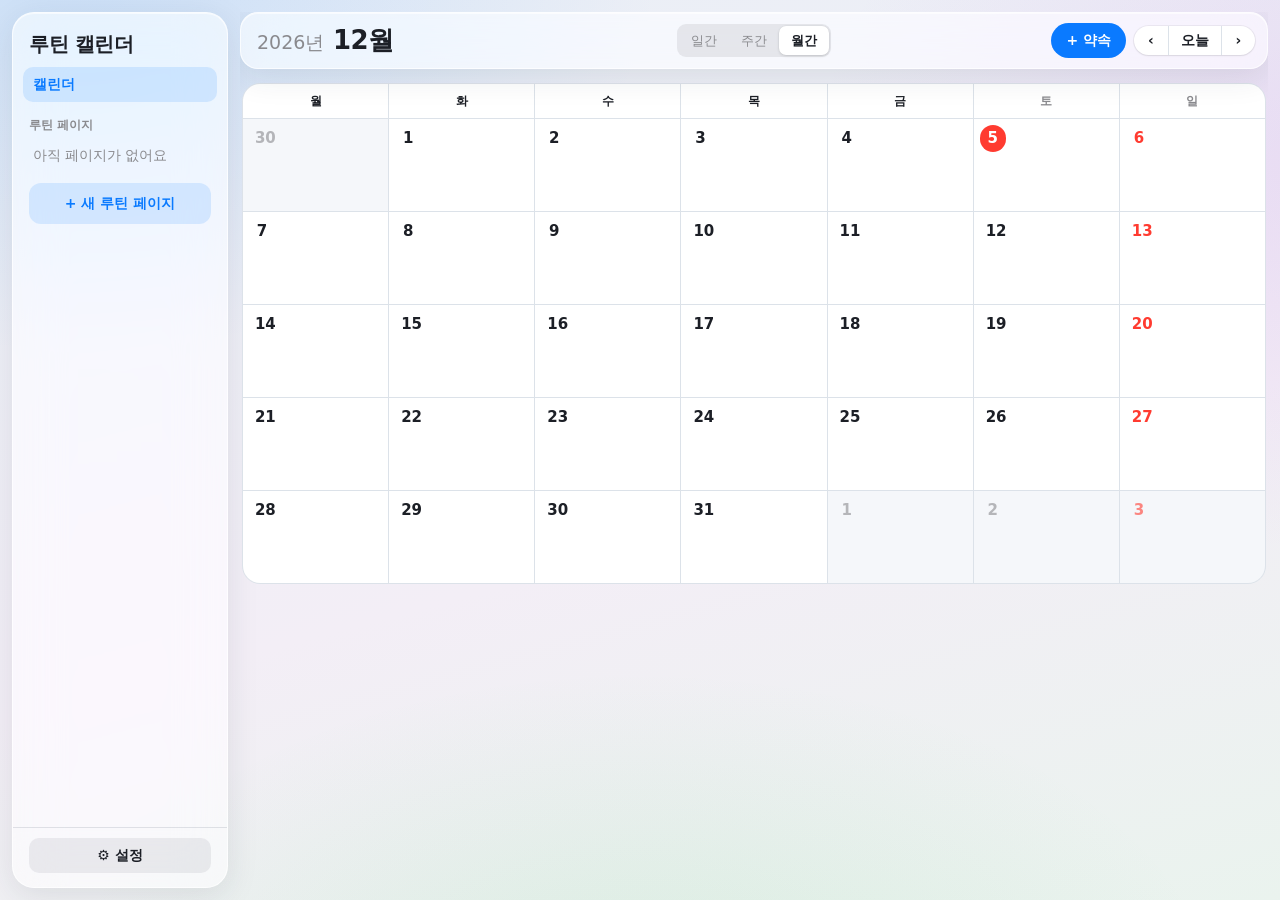
<file: index.html>
<!DOCTYPE html>
<html lang="ko">
<head>
<meta charset="utf-8">
<meta name="viewport" content="width=device-width, initial-scale=1, viewport-fit=cover">
<title>루틴 캘린더</title>
<meta name="theme-color" content="#0A7AFF">
<link rel="manifest" href="manifest.json">
<link rel="icon" href="icon.svg" type="image/svg+xml">
<link rel="stylesheet" href="styles.css">
</head>
<body>
<div class="app" id="app"></div>
<script src="config.js"></script>
<script src="app.js"></script>
</body>
</html>
</file>
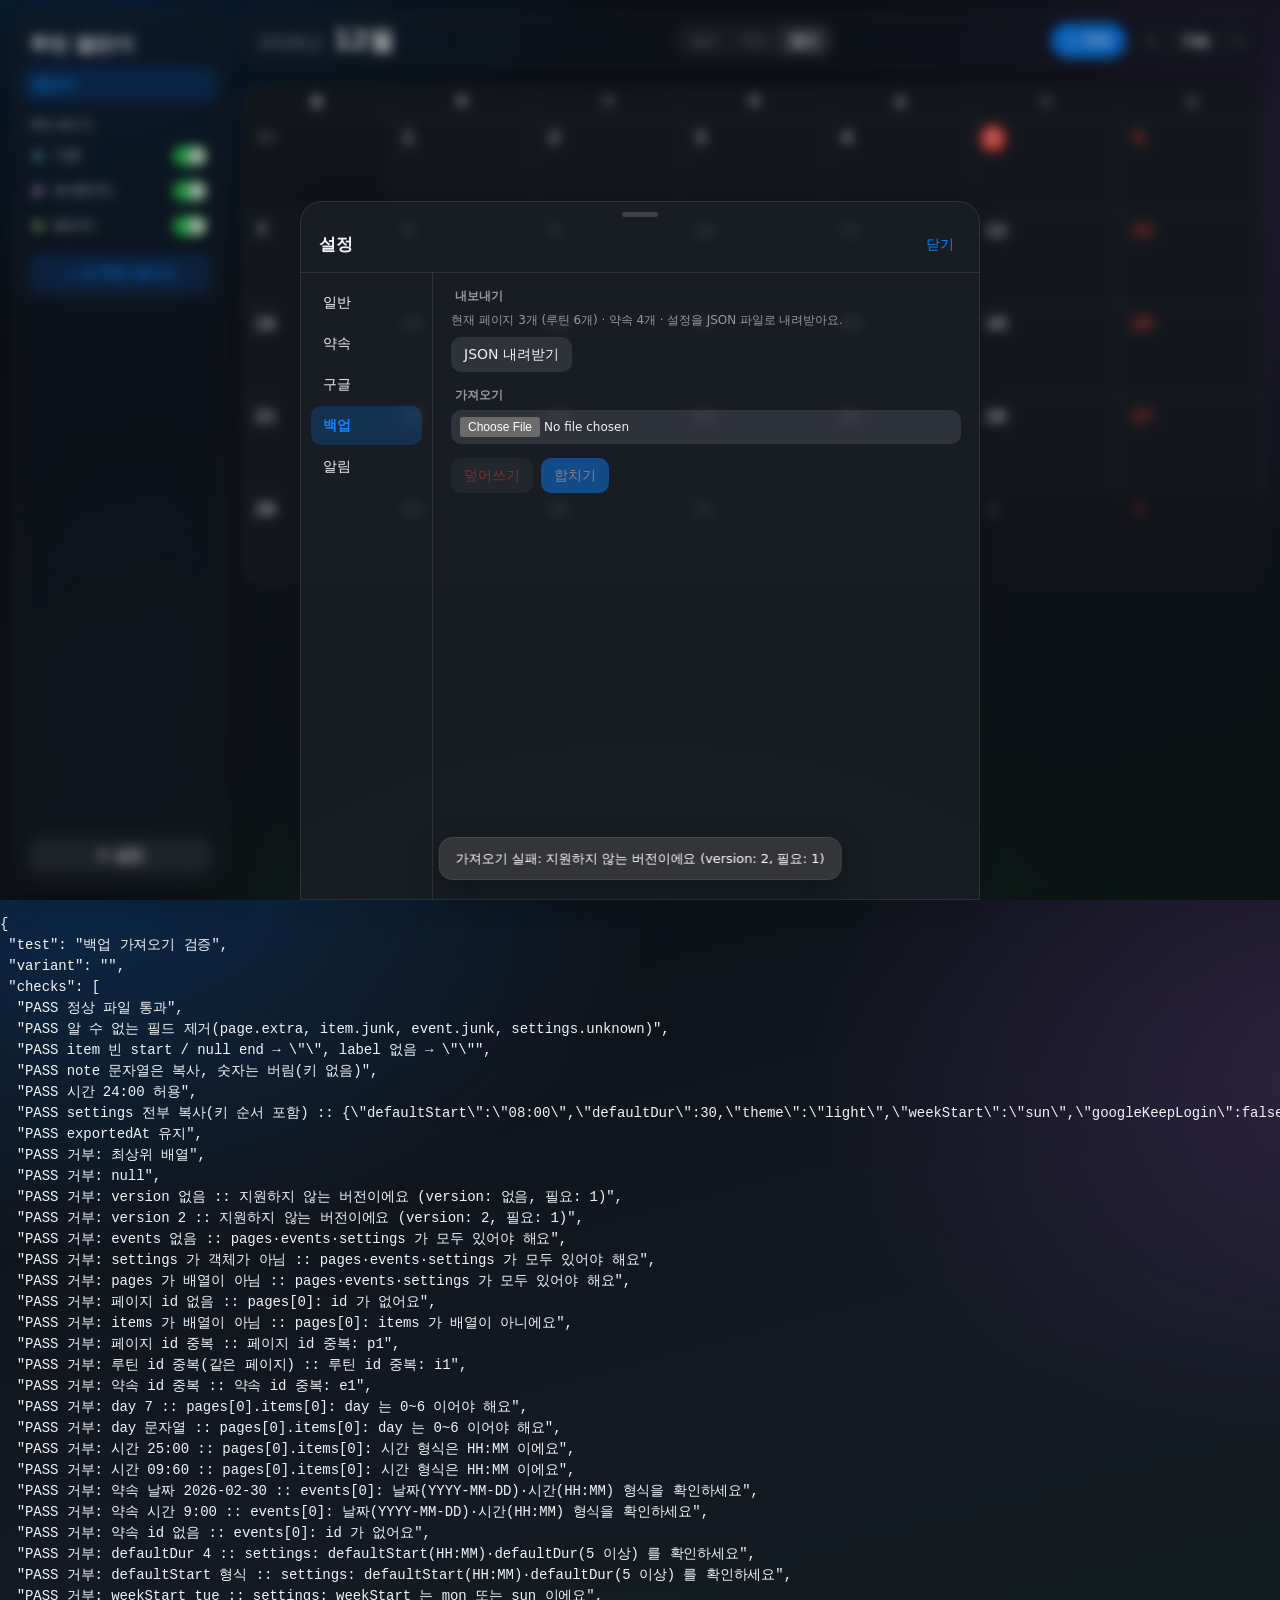
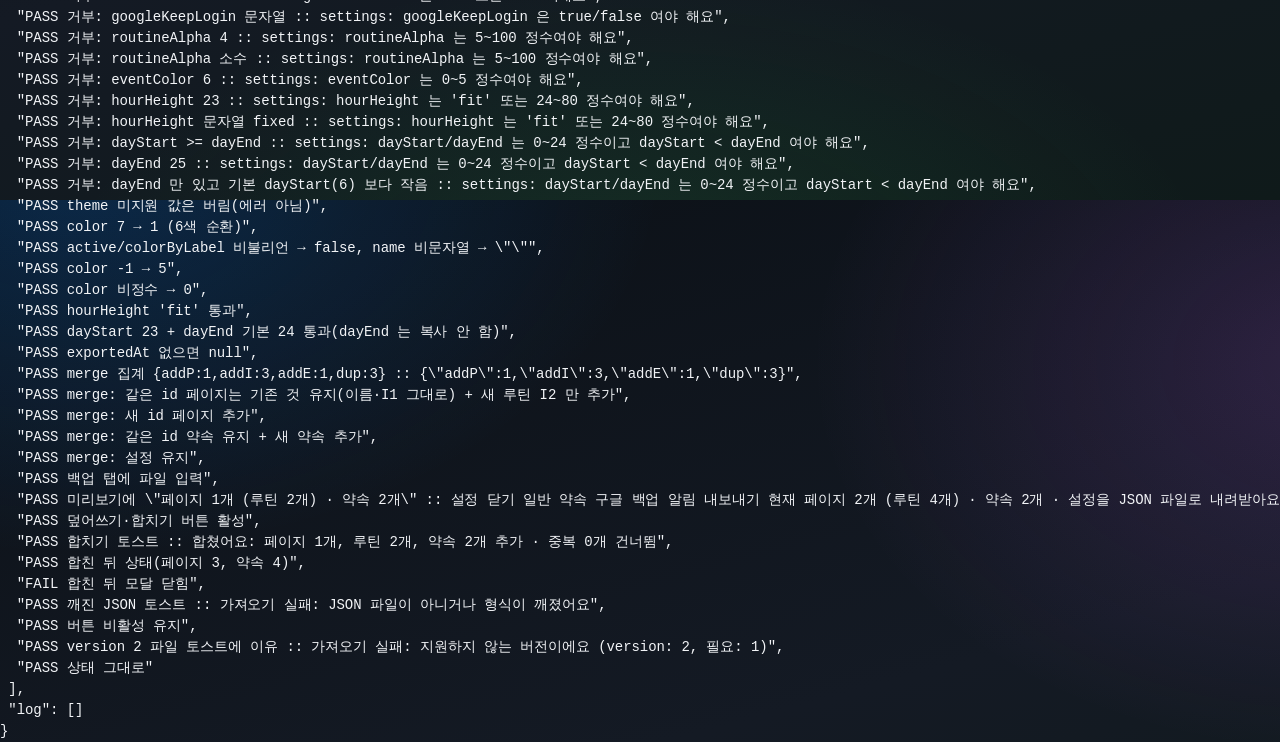
<file: tests/t-backup.html>
<!DOCTYPE html>
<html lang="ko"><head><meta charset="utf-8"><title>백업 가져오기 검증</title>
<link rel="stylesheet" href="../styles.css"></head>
<body><div class="app" id="app"></div>
<script src="lib.js"></script>
<script>
run(async()=>{
  seed({pages:[{id:'P1',name:'기존',color:0,active:true,colorByLabel:false,items:[{id:'I1',day:0,start:'09:00',end:'10:00',label:'x'}]}],
    events:[{id:'E1',title:'기존 약속',startDate:'2026-10-12',endDate:'2026-10-12',startTime:'10:00',endTime:'11:00'}],
    settings:{defaultStart:'10:00',defaultDur:60,theme:'dark'}});
  await loadApp();
  const V_=o=>RC.validateBackup(o);
  const base=()=>({version:1,exportedAt:'2026-10-13T00:00:00.000Z',
    pages:[{id:'p1',name:'페이지',color:1,active:true,colorByLabel:true,extra:'x',items:[
      {id:'i1',day:0,start:'09:00',end:'10:00',label:'수업',junk:1},
      {id:'i2',day:6,start:'',end:null}]}],
    events:[{id:'e1',title:'약속',startDate:'2026-10-12',endDate:'2026-10-12',startTime:'09:00',endTime:'10:00',note:'메모',junk:true},
            {id:'e2',title:'노트없음',startDate:'2026-10-13',endDate:'2026-10-13',startTime:'09:00',endTime:'24:00',note:5}],
    settings:{defaultStart:'08:00',defaultDur:30,theme:'light',weekStart:'sun',dayStart:7,dayEnd:22,googleKeepLogin:false,routineAlpha:40,eventColor:3,hourHeight:48,unknown:1}});

  // 통과하는 파일: 알려진 필드만 복사
  let r=V_(base());
  check('정상 파일 통과',!r.error,r.error);
  if(!r.error){const d=r.data;
    check('알 수 없는 필드 제거(page.extra, item.junk, event.junk, settings.unknown)',!('extra' in d.pages[0])&&!('junk' in d.pages[0].items[0])&&!('junk' in d.events[0])&&!('unknown' in d.settings));
    check('item 빈 start / null end → "", label 없음 → ""',d.pages[0].items[1].start===''&&d.pages[0].items[1].end===''&&d.pages[0].items[1].label==='');
    check('note 문자열은 복사, 숫자는 버림(키 없음)',d.events[0].note==='메모'&&!('note' in d.events[1]));
    check('시간 24:00 허용',d.events[1].endTime==='24:00');
    check('settings 전부 복사(키 순서 포함)',JSON.stringify(d.settings)===JSON.stringify({defaultStart:'08:00',defaultDur:30,theme:'light',weekStart:'sun',googleKeepLogin:false,routineAlpha:40,eventColor:3,hourHeight:48,dayStart:7,dayEnd:22}),d.settings);
    check('exportedAt 유지',d.exportedAt==='2026-10-13T00:00:00.000Z');
  }

  // 거부되는 파일
  const bad=(name,mut,re)=>{const o=base();mut(o);const r=V_(o);check('거부: '+name,!!r.error&&(!re||re.test(r.error)),r.error||'통과됨')};
  check('거부: 최상위 배열',!!V_([]).error);
  check('거부: null',!!V_(null).error);
  bad('version 없음',o=>{delete o.version},/버전/);
  bad('version 2',o=>{o.version=2},/버전/);
  bad('events 없음',o=>{delete o.events},/pages·events·settings/);
  bad('settings 가 객체가 아님',o=>{o.settings='x'},/pages·events·settings/);
  bad('pages 가 배열이 아님',o=>{o.pages={}},/pages·events·settings/);
  bad('페이지 id 없음',o=>{delete o.pages[0].id},/id/);
  bad('items 가 배열이 아님',o=>{o.pages[0].items={}},/items/);
  bad('페이지 id 중복',o=>{o.pages.push({...o.pages[0],items:[]})},/페이지 id 중복/);
  bad('루틴 id 중복(같은 페이지)',o=>{o.pages[0].items.push({id:'i1',day:1,start:'09:00',end:'10:00'})},/루틴 id 중복/);
  bad('약속 id 중복',o=>{o.events.push({...o.events[0]})},/약속 id 중복/);
  bad('day 7',o=>{o.pages[0].items[0].day=7},/day/);
  bad('day 문자열',o=>{o.pages[0].items[0].day='0'},/day/);
  bad('시간 25:00',o=>{o.pages[0].items[0].start='25:00'},/HH:MM/);
  bad('시간 09:60',o=>{o.pages[0].items[0].end='09:60'},/HH:MM/);
  bad('약속 날짜 2026-02-30',o=>{o.events[0].startDate='2026-02-30'},/날짜/);
  bad('약속 시간 9:00',o=>{o.events[0].startTime='9:00'},/날짜/);
  bad('약속 id 없음',o=>{o.events[0].id=''},/id/);
  bad('defaultDur 4',o=>{o.settings.defaultDur=4},/defaultDur/);
  bad('defaultStart 형식',o=>{o.settings.defaultStart='10시'},/defaultStart/);
  bad('weekStart tue',o=>{o.settings.weekStart='tue'},/weekStart/);
  bad('googleKeepLogin 문자열',o=>{o.settings.googleKeepLogin='yes'},/googleKeepLogin/);
  bad('routineAlpha 4',o=>{o.settings.routineAlpha=4},/routineAlpha/);
  bad('routineAlpha 소수',o=>{o.settings.routineAlpha=22.5},/routineAlpha/);
  bad('eventColor 6',o=>{o.settings.eventColor=6},/eventColor/);
  bad('hourHeight 23',o=>{o.settings.hourHeight=23},/hourHeight/);
  bad('hourHeight 문자열 fixed',o=>{o.settings.hourHeight='fixed'},/hourHeight/);
  bad('dayStart >= dayEnd',o=>{o.settings.dayStart=10;o.settings.dayEnd=10},/dayStart/);
  bad('dayEnd 25',o=>{o.settings.dayEnd=25},/dayStart/);
  bad('dayEnd 만 있고 기본 dayStart(6) 보다 작음',o=>{delete o.settings.dayStart;o.settings.dayEnd=5},/dayStart/);

  // 에러 없이 정규화되는 값
  let o=base();o.settings.theme='blue';o.pages[0].color=7;o.pages[0].active='yes';o.pages[0].name=5;o.pages[0].colorByLabel=1;r=V_(o);
  check('theme 미지원 값은 버림(에러 아님)',!r.error&&!('theme' in r.data.settings),r.error);
  check('color 7 → 1 (6색 순환)',!r.error&&r.data.pages[0].color===1);
  check('active/colorByLabel 비불리언 → false, name 비문자열 → ""',!r.error&&r.data.pages[0].active===false&&r.data.pages[0].colorByLabel===false&&r.data.pages[0].name==='');
  o=base();o.pages[0].color=-1;r=V_(o);check('color -1 → 5',!r.error&&r.data.pages[0].color===5);
  o=base();o.pages[0].color='x';r=V_(o);check('color 비정수 → 0',!r.error&&r.data.pages[0].color===0);
  o=base();o.settings.hourHeight='fit';r=V_(o);check("hourHeight 'fit' 통과",!r.error&&r.data.settings.hourHeight==='fit');
  o=base();delete o.settings.dayEnd;o.settings.dayStart=23;r=V_(o);check('dayStart 23 + dayEnd 기본 24 통과(dayEnd 는 복사 안 함)',!r.error&&r.data.settings.dayStart===23&&!('dayEnd' in r.data.settings));
  o=base();delete o.exportedAt;r=V_(o);check('exportedAt 없으면 null',!r.error&&r.data.exportedAt===null);

  // mergeBackup: id 기준 중복 제거, 설정 유지
  const inc={pages:[
      {id:'P1',name:'다른이름',color:3,active:false,colorByLabel:false,items:[{id:'I1',day:3,start:'01:00',end:'02:00',label:'dup'},{id:'I2',day:1,start:'09:00',end:'10:00',label:'새'}]},
      {id:'P2',name:'새 페이지',color:2,active:true,colorByLabel:false,items:[{id:'J1',day:0,start:'09:00',end:'10:00',label:''},{id:'J2',day:1,start:'09:00',end:'10:00',label:''}]}],
    events:[{id:'E1',title:'dup',startDate:'2026-01-01',endDate:'2026-01-01',startTime:'01:00',endTime:'02:00'},
            {id:'E2',title:'새 약속',startDate:'2026-10-13',endDate:'2026-10-13',startTime:'10:00',endTime:'11:00'}],
    settings:{defaultStart:'07:00',defaultDur:15}};
  const m=RC.mergeBackup(inc);
  check('merge 집계 {addP:1,addI:3,addE:1,dup:3}',JSON.stringify(m)===JSON.stringify({addP:1,addI:3,addE:1,dup:3}),m);
  const S=RC.S;
  check('merge: 같은 id 페이지는 기존 것 유지(이름·I1 그대로) + 새 루틴 I2 만 추가',S.pages[0].name==='기존'&&S.pages[0].items.length===2&&S.pages[0].items[0].day===0&&S.pages[0].items[1].id==='I2');
  check('merge: 새 id 페이지 추가',S.pages.length===2&&S.pages[1].id==='P2'&&S.pages[1].items.length===2);
  check('merge: 같은 id 약속 유지 + 새 약속 추가',S.events.length===2&&S.events[0].title==='기존 약속'&&S.events[1].id==='E2');
  check('merge: 설정 유지',S.settings.defaultStart==='10:00'&&S.settings.theme==='dark');

  // UI: 설정 > 백업 탭 — 파일 선택 → 미리보기 → 합치기
  btn('⚙ 설정').click();await sleep(50);btn('백업').click();await sleep(50);
  let input=document.querySelector('.md.settings input[type=file]');
  check('백업 탭에 파일 입력',!!input);
  const f=base();f.pages[0].id='p9';f.pages[0].items[0].id='i9';f.pages[0].items[1].id='i10';f.events[0].id='e9';f.events[1].id='e10';
  let dt=new DataTransfer();dt.items.add(new File([JSON.stringify(f)],'b.json',{type:'application/json'}));input.files=dt.files;
  input.dispatchEvent(new Event('change',{bubbles:true}));
  await waitFor(()=>/페이지 1개 \(루틴 2개\) · 약속 2개/.test(text('.md.settings')));
  check('미리보기에 "페이지 1개 (루틴 2개) · 약속 2개"',/페이지 1개 \(루틴 2개\) · 약속 2개/.test(text('.md.settings')),text('.md.settings').slice(0,300));
  check('덮어쓰기·합치기 버튼 활성',!!btn('합치기')&&!btn('합치기').disabled&&!btn('덮어쓰기').disabled);
  btn('합치기').click();await sleep(50);
  check('합치기 토스트',/합쳤어요: 페이지 1개, 루틴 2개, 약속 2개 추가 · 중복 0개/.test(toastText()),toastText());
  check('합친 뒤 상태(페이지 3, 약속 4)',RC.S.pages.length===3&&RC.S.events.length===4);
  check('합친 뒤 모달 닫힘',!document.querySelector('.md.settings'));

  // UI: 깨진 JSON → 토스트, 상태 그대로
  btn('⚙ 설정').click();await sleep(50);btn('백업').click();await sleep(50);
  input=document.querySelector('.md.settings input[type=file]');
  dt=new DataTransfer();dt.items.add(new File(['{broken'],'x.json'));input.files=dt.files;input.dispatchEvent(new Event('change',{bubbles:true}));
  await waitFor(()=>/가져오기 실패/.test(toastText()));
  check('깨진 JSON 토스트',/가져오기 실패: JSON 파일이 아니거나/.test(toastText()),toastText());
  check('버튼 비활성 유지',btn('합치기').disabled===true);
  // UI: 검증 실패 파일(version 2) → 토스트에 이유
  dt=new DataTransfer();dt.items.add(new File([JSON.stringify(Object.assign(base(),{version:2}))],'v2.json'));input.files=dt.files;input.dispatchEvent(new Event('change',{bubbles:true}));
  await waitFor(()=>/지원하지 않는 버전/.test(toastText()));
  check('version 2 파일 토스트에 이유',/가져오기 실패: 지원하지 않는 버전/.test(toastText()),toastText());
  check('상태 그대로',RC.S.pages.length===3&&RC.S.events.length===4);
});
</script>
</body></html>
</file>
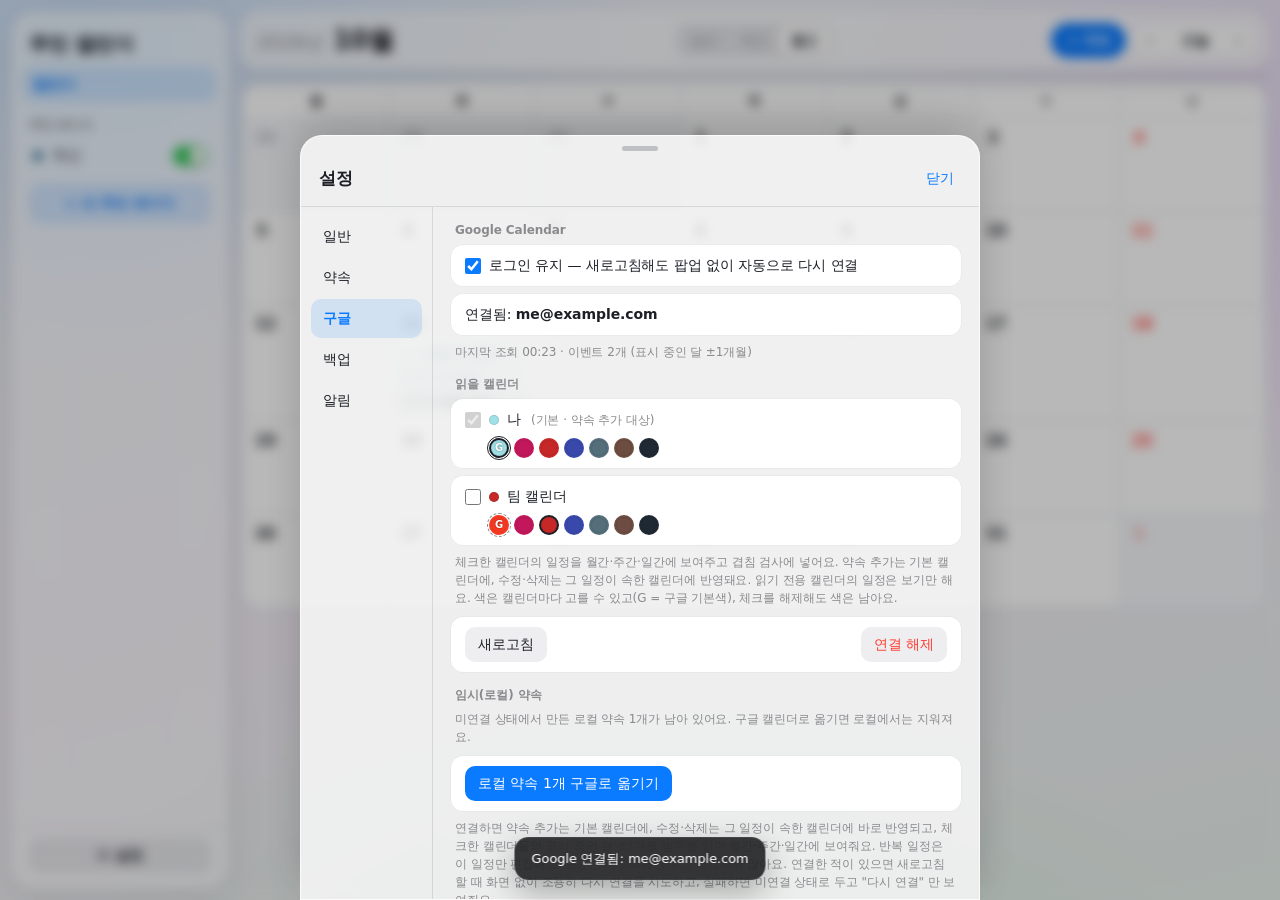
<file: tests/t-calcolors.html>
<!DOCTYPE html>
<html lang="ko"><head><meta charset="utf-8"><title>캘린더별 색</title>
<link rel="stylesheet" href="../styles.css"></head>
<body><div class="app" id="app"></div>
<script src="lib.js"></script>
<script>
// 캘린더별 색 지정. GIS·fetch 스텁(t-calendars 와 같은 꼴). 캘린더 2개(기본 + 팀) 중 팀을 빨강(약속 색 2 = --e1)으로 지정하면
// 팀 캘린더 이벤트만 빨강, 기본 캘린더는 구글 기본색(backgroundColor), 로컬 약속은 설정의 약속 색. 월·주·일 즉시 반영, 범례 칩, 체크 해제 뒤에도 색 유지
const EV='https://www.googleapis.com/auth/calendar.events',LS='https://www.googleapis.com/auth/calendar.calendarlist.readonly';
window.GOOGLE_CLIENT_ID='test-client';
window.google={accounts:{oauth2:{initTokenClient(cfg){return {requestAccessToken(req){setTimeout(()=>cfg.callback({access_token:'t1',expires_in:3599,scope:EV+' '+LS}),0)}}},revoke(){}}}};
const PRIMARY='me@example.com',TEAM='team@group.calendar.google.com';
const calList={items:[{id:TEAM,summary:'팀 캘린더',backgroundColor:'#f83a22',accessRole:'writer'},{id:PRIMARY,summary:'나',primary:true,backgroundColor:'#9fe1e7',accessRole:'owner'}]};
const EVENTS={};const calls=[];
window.fetch=(url,init)=>{
  const m=(init&&init.method)||'GET';const c={m,url};calls.push(c);log('fetch',m,url);
  const u=new URL(url);const path=decodeURIComponent(u.pathname);
  const ok=b=>Promise.resolve({ok:true,status:200,json:()=>Promise.resolve(b)});
  const err=(st,b)=>Promise.resolve({ok:false,status:st,statusText:'err',json:()=>Promise.resolve(b)});
  if(/\/users\/me\/calendarList$/.test(path))return ok(calList);
  const mm=/\/calendars\/([^/]+)\/events(?:\/([^/]+))?$/.exec(path);if(!mm)return err(404,{error:{message:'not found: '+path}});
  const calId=mm[1]==='primary'?PRIMARY:mm[1];
  if(m==='GET'&&u.searchParams.get('fields')==='summary')return ok({summary:PRIMARY});
  if(m==='GET')return ok({items:EVENTS[calId]||[]});
  return err(500,{error:{message:'unexpected'}});
};
const KEY='routine-cal-google-calendar-colors';
const RED='var(--e1)',RED_HEX='#c62828'; // 약속 색 2 = 레드(라이트)

run(async()=>{
  // 2026-10-12(월) 주. 로컬 약속 하나(화 15~16)는 연결 뒤에도 남아 설정 색을 써야 한다
  seed({pages:[{id:'p1',name:'학교',color:0,active:true,colorByLabel:false,items:[{id:'i1',day:0,start:'09:00',end:'10:00',label:'수업'}]}],
    events:[{id:'l1',title:'로컬 약속',startDate:'2026-10-13',endDate:'2026-10-13',startTime:'15:00',endTime:'16:00',note:''}],
    settings:{defaultStart:'10:00',defaultDur:60,weekStart:'mon',dayStart:6,dayEnd:24,eventColor:0,theme:'light'}});
  await loadApp();
  const dt=(date,time)=>{const x=RC.parse(date);x.setMinutes(RC.toMin(time));return x.toISOString()};
  EVENTS[PRIMARY]=[{id:'p1e',summary:'내 일정',start:{dateTime:dt('2026-10-13','10:00')},end:{dateTime:dt('2026-10-13','11:00')}},
                   {id:'p1a',summary:'종일 내 일정',start:{date:'2026-10-13'},end:{date:'2026-10-14'}}];
  EVENTS[TEAM]=[{id:'t1',summary:'팀 회의',start:{dateTime:dt('2026-10-13','13:00')},end:{dateTime:dt('2026-10-13','14:00')}},
                {id:'t1a',summary:'종일 팀',start:{date:'2026-10-13'},end:{date:'2026-10-14'}}];
  RC.view.type='month';RC.view.ym='2026-10';RC.render();await sleep(20);
  const chip=t=>[...document.querySelectorAll('.mgrid .ev')].find(e=>e.textContent.includes(t));
  const blk=t=>[...document.querySelectorAll('.wgrid .blk.evb')].find(b=>b.title.startsWith(t));
  const wad=t=>[...document.querySelectorAll('.wgrid .wad .ev')].find(b=>b.title.startsWith(t));
  const sty=el=>el?(el.getAttribute('style')||'').replace(/\s+/g,''):'(없음)';
  const ibg=el=>el?(el.style.backgroundColor||el.style.getPropertyValue('background').trim()):'(없음)',ink=el=>el?el.style.color:'(없음)'; // 인라인 hex 는 rgb(...) 로 정규화되고, var() 는 longhand 로 안 읽혀 shorthand 로 읽는다
  const ME='rgb(159, 225, 231)',TEAMG='rgb(248, 58, 34)',WHITE='rgb(255, 255, 255)',DARK='rgb(20, 24, 29)';
  const bg=el=>el?getComputedStyle(el).backgroundColor:'(없음)';
  const rgb=el=>{const v=bg(el);const n=(v.match(/[\d.]+/g)||[]).map(Number);return v.startsWith('color(')?n.map(x=>Math.round(x*255)):n}; // color-mix 결과는 color(srgb r g b) 꼴
  const chipEc=t=>{const e=chip(t);return e?e.style.getPropertyValue('--ec').trim():'(없음)'};
  const legend=()=>[...document.querySelectorAll('.legend span')].map(s=>({t:s.textContent.trim(),c:s.querySelector('i').style.background,cls:s.className}));
  const rowFor=name=>[...document.querySelectorAll('.md.settings .callist .crow')].find(r=>r.textContent.includes(name));
  const swOf=(name,title)=>[...rowFor(name).querySelectorAll('.swatches.cal button')].find(b=>b.title===title);
  const boxFor=name=>rowFor(name).querySelector('input[type=checkbox]');
  const openGoogleTab=async()=>{btn('⚙ 설정').click();await sleep(40);btn('구글').click();await sleep(30)};
  const closeTab=async()=>{btn('닫기').click();await sleep(40)};
  const toWeek=async()=>{RC.view.type='week';RC.view.weekStart=new Date(2026,9,12);RC.render();await sleep(30)};
  const toDay=async()=>{RC.view.type='day';RC.view.day='2026-10-13';RC.render();await sleep(30)};
  const toMonth=async()=>{RC.view.type='month';RC.view.ym='2026-10';RC.render();await sleep(30)};

  // 연결 + 팀 캘린더 체크
  await openGoogleTab();btn('Google 연결').click();await sleep(300);
  check('연결됨 + 캘린더 2개',/연결됨: me@example\.com/.test(text('.md.settings'))&&document.querySelectorAll('.md.settings .callist .crow').length===2);
  check('각 항목에 스와치 7개(G + 6색), 기본은 G 선택',[...document.querySelectorAll('.md.settings .callist .crow')].every(r=>r.querySelectorAll('.swatches.cal button').length===7&&r.querySelector('.swatches.cal button.sel').classList.contains('auto')));
  check('G 스와치 배경은 구글 기본색',/f83a22|248,58,34/i.test(sty(swOf('팀 캘린더','구글 기본색 사용'))),sty(swOf('팀 캘린더','구글 기본색 사용')));
  boxFor('팀 캘린더').click();await sleep(200);await closeTab();
  // 기본 상태: 둘 다 구글 기본색, 로컬은 설정 색
  check('월간 기본: 팀=구글색, 나=구글색, 로컬=설정색(--e0)',chipEc('팀 회의')==='#f83a22'&&chipEc('내 일정')==='#9fe1e7'&&chipEc('로컬 약속')==='var(--e0)',{team:chipEc('팀 회의'),me:chipEc('내 일정'),local:chipEc('로컬 약속')});
  check('월간 종일 칩도 캘린더 색',chipEc('종일 팀')==='#f83a22'&&chipEc('종일 내 일정')==='#9fe1e7');
  await toWeek();
  check('주간 범례: 루틴 페이지 칩 다음 캘린더 2개(이름+색), 로컬 약속 칩',(()=>{const l=legend();const me=l.find(x=>x.t==='나'),tm=l.find(x=>x.t==='팀 캘린더'),loc=l.find(x=>x.t==='약속');return !!me&&!!tm&&!!loc&&/159, 225, 231/.test(me.c)&&/248, 58, 34/.test(tm.c)&&loc.c==='var(--e0)'&&l.findIndex(x=>x.t==='학교')<l.findIndex(x=>x.t==='나')&&l.findIndex(x=>x.t==='나')<l.findIndex(x=>x.t==='팀 캘린더')})(),legend());
  await toMonth();

  // 팀 캘린더 → 빨강(약속 색 2)
  await openGoogleTab();swOf('팀 캘린더','약속 색 2').click();await sleep(60);
  check('저장 키에 {팀: 1}',JSON.stringify(JSON.parse(localStorage.getItem(KEY)||'{}'))===JSON.stringify({[TEAM]:1}),localStorage.getItem(KEY));
  check('스와치 선택 상태 반영',swOf('팀 캘린더','약속 색 2').classList.contains('sel')&&!swOf('팀 캘린더','구글 기본색 사용').classList.contains('sel')&&swOf('나','구글 기본색 사용').classList.contains('sel'));
  check('항목의 색 점도 빨강',sty(rowFor('팀 캘린더').querySelector('.cdot')).includes('var(--e1)'),sty(rowFor('팀 캘린더').querySelector('.cdot')));
  // 모달을 닫지 않고도 뒤의 월간 뷰가 바로 바뀌어 있어야 한다(즉시 반영)
  check('월간 즉시 반영: 팀만 빨강, 나는 구글색, 로컬은 설정색',chipEc('팀 회의')===RED&&chipEc('종일 팀')===RED&&chipEc('내 일정')==='#9fe1e7'&&chipEc('로컬 약속')==='var(--e0)',{team:chipEc('팀 회의'),me:chipEc('내 일정'),local:chipEc('로컬 약속')});
  check('월간 칩 실제 배경이 빨강 계열(color-mix)',(()=>{const [r,g,b]=rgb(chip('팀 회의'));return r>g+20&&r>b+20})(),bg(chip('팀 회의')));
  await closeTab();
  await toWeek();
  check('주간 범례 팀 칩 빨강, 나 칩 구글색',legend().find(x=>x.t==='팀 캘린더').c===RED&&/159, 225, 231/.test(legend().find(x=>x.t==='나').c),legend());
  check('주간: 팀 블록 빨강(흰 글자), 나 블록 구글색(어두운 글자), 로컬 설정색',ibg(blk('팀 회의'))===RED&&ink(blk('팀 회의'))===WHITE&&ibg(blk('내 일정'))===ME&&ink(blk('내 일정'))===DARK&&ibg(blk('로컬 약속'))==='var(--e0)',{team:sty(blk('팀 회의')),me:sty(blk('내 일정')),local:sty(blk('로컬 약속'))});
  check('주간 실제 배경',bg(blk('팀 회의'))==='rgb(198, 40, 40)'&&bg(blk('내 일정'))==='rgb(159, 225, 231)',{team:bg(blk('팀 회의')),me:bg(blk('내 일정'))});
  check('주간 종일 줄도 캘린더 색',ibg(wad('종일 팀'))===RED&&ibg(wad('종일 내 일정'))===ME,{t:sty(wad('종일 팀')),m:sty(wad('종일 내 일정'))});
  await toDay();
  check('일간: 팀 빨강, 나 구글색, 로컬 설정색',ibg(blk('팀 회의'))===RED&&ibg(blk('내 일정'))===ME&&ibg(blk('로컬 약속'))==='var(--e0)',{team:ibg(blk('팀 회의')),me:ibg(blk('내 일정')),local:ibg(blk('로컬 약속'))});
  check('일간 범례',legend().find(x=>x.t==='팀 캘린더').c===RED&&!!legend().find(x=>x.t==='나'));

  // 설정의 약속 색을 바꾸면 로컬만 따라오고 구글 쪽은 그대로
  RC.S.settings.eventColor=3;RC.save();await toWeek();
  check('설정 약속 색 변경: 로컬만 --e3, 팀 빨강·나 구글색 유지',ibg(blk('로컬 약속'))==='var(--e3)'&&ibg(blk('팀 회의'))===RED&&ibg(blk('내 일정'))===ME,{team:ibg(blk('팀 회의')),me:ibg(blk('내 일정')),local:ibg(blk('로컬 약속'))});

  // 체크 해제 → 이벤트·범례에서 빠지지만 색 설정은 유지. 재체크 → 다시 빨강
  await toMonth();await openGoogleTab();boxFor('팀 캘린더').click();await sleep(80);
  check('해제 뒤에도 저장 키 유지 + 스와치 선택 유지',JSON.parse(localStorage.getItem(KEY))[TEAM]===1&&swOf('팀 캘린더','약속 색 2').classList.contains('sel'));
  await closeTab();
  check('해제: 팀 이벤트 사라짐',!chip('팀 회의')&&!!chip('내 일정'));
  await toWeek();
  check('해제: 범례에서 팀 칩 사라짐, 나 칩 유지',!legend().find(x=>x.t==='팀 캘린더')&&!!legend().find(x=>x.t==='나'),legend());
  await toMonth();
  await openGoogleTab();boxFor('팀 캘린더').click();await sleep(80);await closeTab();
  check('재체크: 다시 빨강',chipEc('팀 회의')===RED);
  await toWeek();
  check('재체크: 범례 팀 칩 다시 빨강',(legend().find(x=>x.t==='팀 캘린더')||{}).c===RED,legend());
  await toMonth();

  // 기본 캘린더를 다른 색으로, 팀을 다시 구글 기본색으로
  await openGoogleTab();swOf('나','약속 색 3').click();await sleep(60);swOf('팀 캘린더','구글 기본색 사용').click();await sleep(60);
  check('키: {나: 2} 만 남음(팀은 null → 삭제)',JSON.stringify(JSON.parse(localStorage.getItem(KEY)))===JSON.stringify({[PRIMARY]:2}),localStorage.getItem(KEY));
  check('나=--e2, 팀=구글색 즉시 반영',chipEc('내 일정')==='var(--e2)'&&chipEc('팀 회의')==='#f83a22',{me:chipEc('내 일정'),team:chipEc('팀 회의')});
  await closeTab();
  // 드래그 생성 고스트는 primary 색
  await toWeek();
  const dcol=document.querySelectorAll('.wgrid .tcol')[3]; // 목요일 열(빈 시간)
  if(dcol){const r=dcol.getBoundingClientRect();const pd=(t,x,y)=>dcol.dispatchEvent(new PointerEvent(t,{bubbles:true,cancelable:true,clientX:x,clientY:y,pointerId:1,pointerType:'mouse',button:0,buttons:1}));
    pd('pointerdown',r.left+20,r.top+200);pd('pointermove',r.left+20,r.top+260);await sleep(10);
    const g=document.querySelector('.wgrid .blk.ghost');
    check('드래그 생성 고스트는 기본 캘린더 색(--e2)',!!g&&ibg(g)==='var(--e2)',g?sty(g):'(고스트 없음)');
    pd('pointerup',r.left+20,r.top+260);await sleep(30);document.dispatchEvent(new KeyboardEvent('keydown',{key:'Escape'}));await sleep(30)}
  else log('열 요소를 찾지 못해 고스트 검사 생략');

  // 새로고침 뒤에도 색 유지(키는 localStorage)
  await openGoogleTab();btn('새로고침').click();await sleep(300);await closeTab();
  await toMonth();
  check('새로고침 뒤에도 색 유지',chipEc('내 일정')==='var(--e2)'&&chipEc('팀 회의')==='#f83a22',{me:chipEc('내 일정'),team:chipEc('팀 회의'),key:localStorage.getItem(KEY)});
  // 연결 해제 → 색 키도 삭제(선택 키와 같이)
  await openGoogleTab();btn('연결 해제').click();await sleep(50);
  check('연결 해제 시 색 키 삭제',localStorage.getItem(KEY)===null&&localStorage.getItem('routine-cal-google-cals')===null);
});
</script>
</body></html>
</file>
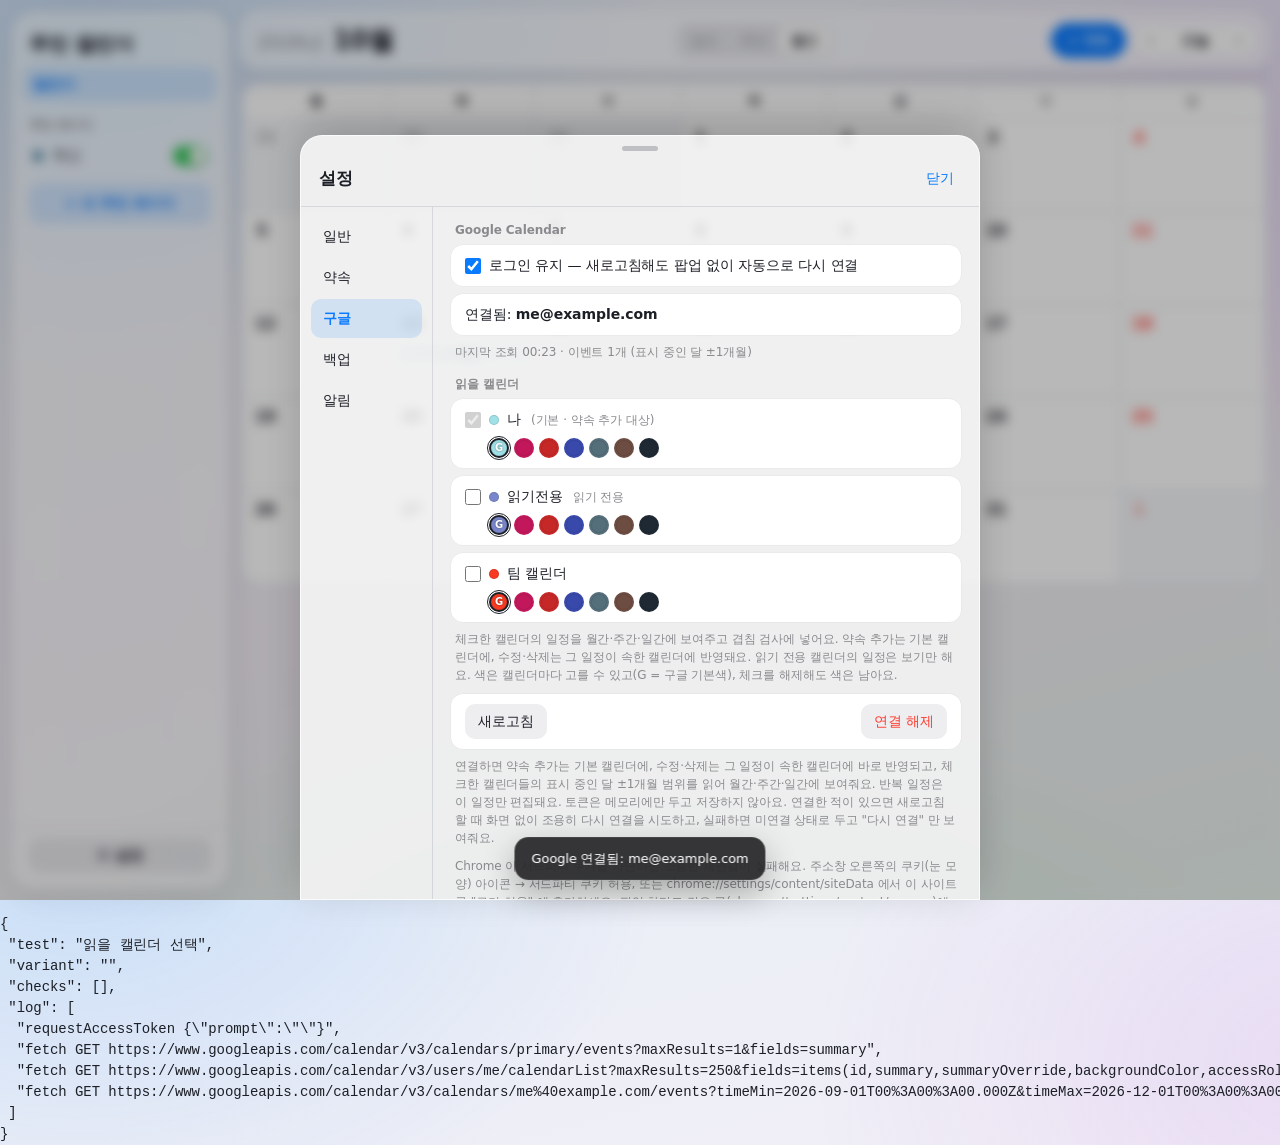
<file: tests/t-calendars.html>
<!-- variants: s=list s=nolist -->
<!DOCTYPE html>
<html lang="ko"><head><meta charset="utf-8"><title>읽을 캘린더 선택</title>
<link rel="stylesheet" href="../styles.css"></head>
<body><div class="app" id="app"></div>
<script src="lib.js"></script>
<script>
// GIS·fetch 스텁. list: 토큰에 목록 스코프가 있어 calendarList 를 받고 체크박스로 읽을 캘린더를 고른다.
// nolist: 목록 스코프 없는 토큰 → primary 만 읽고 "다시 연결 (권한 허용)" → prompt:'consent' → 두 스코프 토큰 → 목록 로드
const EV='https://www.googleapis.com/auth/calendar.events',LS='https://www.googleapis.com/auth/calendar.calendarlist.readonly',FULL='https://www.googleapis.com/auth/calendar';
const tokens=V==='nolist'?[{access_token:'t1',expires_in:3599,scope:EV},{access_token:'t2',expires_in:3599,scope:EV+' '+LS}]:[{access_token:'t1',expires_in:3599,scope:EV+' '+LS}];
let curScope='';const reqs=[];
window.GOOGLE_CLIENT_ID='test-client';
window.google={accounts:{oauth2:{initTokenClient(cfg){return {requestAccessToken(req){reqs.push(req);log('requestAccessToken',req);const t=tokens.shift();if(t)curScope=t.scope;setTimeout(()=>cfg.callback(t||{error:'cancelled'}),0)}}},revoke(){}}}};
const PRIMARY='me@example.com',TEAM='team@group.calendar.google.com',RO='ro@group.calendar.google.com';
const calList={items:[{id:TEAM,summary:'팀 캘린더',backgroundColor:'#f83a22',accessRole:'writer'},{id:PRIMARY,summary:'나',primary:true,backgroundColor:'#9fe1e7',accessRole:'owner'},{id:RO,summary:'읽기전용',backgroundColor:'#7986cb',accessRole:'reader'}]};
const EVENTS={};const calls=[];
const scope403={error:{code:403,message:'Request had insufficient authentication scopes.',errors:[{reason:'insufficientPermissions'}],status:'PERMISSION_DENIED'}};
window.fetch=(url,init)=>{
  const m=(init&&init.method)||'GET';const body=init&&init.body?JSON.parse(init.body):null;const c={m,url,body};calls.push(c);log('fetch',m,url);
  const u=new URL(url);const path=decodeURIComponent(u.pathname);
  const ok=(b,st)=>{c.status=st||200;return Promise.resolve({ok:true,status:c.status,json:()=>b===undefined?Promise.reject(new Error('no body')):Promise.resolve(b)})};
  const err=(st,b)=>{c.status=st;return Promise.resolve({ok:false,status:st,statusText:'err',json:()=>Promise.resolve(b)})};
  if(/\/users\/me\/calendarList$/.test(path))return (curScope.includes(LS)||curScope.includes(FULL))?ok(calList):err(403,scope403);
  const mm=/\/calendars\/([^/]+)\/events(?:\/([^/]+))?$/.exec(path);if(!mm)return err(404,{error:{message:'not found: '+path}});
  const calId=mm[1]==='primary'?PRIMARY:mm[1],evId=mm[2];
  if(m==='GET'&&u.searchParams.get('fields')==='summary')return ok({summary:PRIMARY});
  if(m==='GET')return ok({items:EVENTS[calId]||[]});
  if(m==='POST'){const e=Object.assign({id:'new'+calls.length},body);(EVENTS[calId]=EVENTS[calId]||[]).push(e);return ok(e)}
  if(m==='PATCH'){const e=(EVENTS[calId]||[]).find(x=>x.id===evId);if(!e)return err(404,{error:{message:'no event'}});Object.assign(e,body);return ok(e)}
  if(m==='DELETE'){EVENTS[calId]=(EVENTS[calId]||[]).filter(x=>x.id!==evId);return ok(undefined,204)}
  return err(500,{error:{message:'unexpected'}});
};

run(async()=>{
  // 2026-10-12(월) 주. 루틴: 학교 수요일 13:00–14:00 → 팀 회의(수 13~14)와 겹침
  seed({pages:[{id:'p1',name:'학교',color:0,active:true,colorByLabel:false,items:[{id:'i1',day:2,start:'13:00',end:'14:00',label:'수업'}]}],events:[],
    settings:{defaultStart:'10:00',defaultDur:60,weekStart:'mon',dayStart:6,dayEnd:24}});
  await loadApp();
  const dt=(date,time)=>{const x=RC.parse(date);x.setMinutes(RC.toMin(time));return x.toISOString()};
  EVENTS[PRIMARY]=[{id:'p1e',summary:'내 일정',start:{dateTime:dt('2026-10-13','10:00')},end:{dateTime:dt('2026-10-13','11:00')}}];
  EVENTS[TEAM]=[{id:'t1',summary:'팀 회의',start:{dateTime:dt('2026-10-14','13:00')},end:{dateTime:dt('2026-10-14','14:00')}}];
  EVENTS[RO]=[{id:'r1',summary:'읽기전용 일정',start:{dateTime:dt('2026-10-15','09:00')},end:{dateTime:dt('2026-10-15','10:00')}}];
  RC.view.type='month';RC.view.ym='2026-10';RC.render();await sleep(20);
  const pane=()=>text('.md.settings');
  const getsFor=id=>calls.filter(c=>c.m==='GET'&&c.url.includes('/calendars/'+encodeURIComponent(id)+'/events?timeMin'));
  const listCalls=()=>calls.filter(c=>/calendarList/.test(c.url));
  const boxes=()=>[...document.querySelectorAll('.md.settings .callist input[type=checkbox]')];
  const boxFor=name=>boxes().find(b=>b.parentElement.textContent.includes(name)); // 목록은 기본 캘린더 다음 이름순이라 이름으로 찾는다
  const chip=t=>[...document.querySelectorAll('.mgrid .ev')].find(e=>e.textContent.includes(t));
  const openGoogleTab=async()=>{btn('⚙ 설정').click();await sleep(40);btn('구글').click();await sleep(30)};
  const closeTab=async()=>{btn('닫기').click();await sleep(40)};
  const esc=async()=>{document.dispatchEvent(new KeyboardEvent('keydown',{key:'Escape'}));await sleep(30)};
  await openGoogleTab();btn('Google 연결').click();await sleep(300);

  if(V==='list'){
    check('연결됨',/연결됨: me@example\.com/.test(pane()),pane().slice(0,120));
    check('calendarList 한 번(200)',listCalls().length===1&&listCalls()[0].status===200,listCalls().map(c=>c.status));
    check('체크박스 3개: 기본은 체크+고정, 나머지 해제',boxes().length===3&&boxes()[0].checked&&boxes()[0].disabled&&!boxes()[1].checked&&!boxes()[2].checked,boxes().map(b=>b.checked+'/'+b.disabled));
    check('기본 캘린더가 맨 앞, 이름 표시',/\(기본 · 약속 추가 대상\)/.test(pane())&&/팀 캘린더/.test(pane())&&/읽기전용 읽기 전용/.test(pane()),pane().slice(0,400));
    check('색 점',[...document.querySelectorAll('.md.settings .cdot')].some(d=>/f83a22|248, 58, 34/i.test(d.getAttribute('style')||'')),[...document.querySelectorAll('.md.settings .cdot')].map(d=>d.getAttribute('style')));
    check('읽기는 primary(이메일 id)만 조회',getsFor(PRIMARY).length===1&&getsFor(TEAM).length===0&&getsFor(RO).length===0,calls.map(c=>c.m+' '+c.url));
    await closeTab();
    check('월간: 내 일정만 보임',!!chip('내 일정')&&!chip('팀 회의'));
    // 팀 캘린더 체크 → 그 캘린더만 조회
    await openGoogleTab();boxFor('팀 캘린더').click();await sleep(200);
    check('팀 캘린더만 추가 조회(primary 재조회 없음)',getsFor(TEAM).length===1&&getsFor(PRIMARY).length===1,{team:getsFor(TEAM).length,primary:getsFor(PRIMARY).length});
    check('선택이 localStorage 에',(JSON.parse(localStorage.getItem('routine-cal-google-cals')||'[]')).includes(TEAM));
    check('탭에 체크 상태 반영',boxFor('팀 캘린더').checked);
    await closeTab();
    check('월간: 팀 회의 표시 + 겹침 점',!!chip('팀 회의')&&!!chip('팀 회의').querySelector('.cf'));
    check('툴팁에 캘린더 이름(기본 캘린더는 생략)',/팀 회의 · 팀 캘린더/.test(chip('팀 회의').title)&&chip('내 일정').title.split('\n')[0]==='내 일정',[chip('팀 회의').title,chip('내 일정').title]);
    const team=()=>RC.G.events.find(e=>e.gid==='t1');
    check('충돌 검사 대상(eventConflicts 1건)',!!team()&&RC.eventConflicts(team()).length===1);
    RC.view.type='week';RC.view.weekStart=new Date(2026,9,12);RC.render();await sleep(30);
    const wb=()=>[...document.querySelectorAll('.wgrid .blk.evb')].find(b=>b.title.startsWith('팀 회의'));
    check('주간: 블록 + 경고 테두리 + 드래그 가능(writer)',!!wb()&&wb().classList.contains('cf')&&wb().classList.contains('mv'));
    RC.view.type='day';RC.view.day='2026-10-14';RC.render();await sleep(30);
    check('일간: 블록',!!wb());
    RC.view.type='month';RC.render();await sleep(30);
    // 체크 해제 → 사라짐, 조회 없음. 재체크 → 캐시로 바로, 조회 없음
    const n0=calls.length;
    await openGoogleTab();boxFor('팀 캘린더').click();await sleep(80);await closeTab();
    check('해제: 팀 회의 사라짐, 내 일정 유지, 조회 없음',!chip('팀 회의')&&!!chip('내 일정')&&calls.length===n0,{calls:calls.length-n0});
    await openGoogleTab();boxFor('팀 캘린더').click();await sleep(80);await closeTab();
    check('재체크: 캐시로 바로 표시, 조회 없음',!!chip('팀 회의')&&calls.length===n0,{calls:calls.length-n0});
    // 수정 → 팀 캘린더 URL 로 PATCH, 그 캘린더만 재조회
    chip('팀 회의').click();await sleep(40);
    let md=document.querySelector('.md:not(.settings)');
    const mdText=()=>md?md.innerText.replace(/\s+/g,' ').slice(0,120):'';
    check('편집 폼 안내에 캘린더 이름',!!md&&/「팀 캘린더」 캘린더 일정이에요/.test(md.innerText),mdText());
    const ti=md.querySelector('input[type=text]');ti.value='팀 회의2';ti.dispatchEvent(new Event('input',{bubbles:true}));
    const before={p:getsFor(PRIMARY).length,t:getsFor(TEAM).length};
    btn('저장').click();await sleep(200);
    const patch=calls.find(c=>c.m==='PATCH');
    check('PATCH 는 팀 캘린더 URL',!!patch&&patch.url.includes('/calendars/'+encodeURIComponent(TEAM)+'/events/t1'),patch&&patch.url);
    check('저장 뒤 팀 캘린더만 재조회',getsFor(TEAM).length===before.t+1&&getsFor(PRIMARY).length===before.p,{before,after:{p:getsFor(PRIMARY).length,t:getsFor(TEAM).length}});
    check('수정 반영',!!chip('팀 회의2'));
    // 삭제 → 팀 캘린더 DELETE
    chip('팀 회의2').click();await sleep(40);btn('삭제').click();await sleep(200);
    const del=calls.find(c=>c.m==='DELETE');
    check('DELETE 는 팀 캘린더 URL',!!del&&del.url.includes('/calendars/'+encodeURIComponent(TEAM)+'/events/t1'),del&&del.url);
    check('삭제 반영',!chip('팀 회의2'));
    // 추가 → primary POST
    btn('+ 약속').click();await sleep(40);md=document.querySelector('.md:not(.settings)');
    check('추가 폼 안내: 기본 캘린더',!!md&&/구글 캘린더\(기본\)에 추가/.test(md.innerText));
    const nt=md.querySelector('input[type=text]');nt.value='새 약속';nt.dispatchEvent(new Event('input',{bubbles:true}));btn('추가').click();await sleep(200);
    const post=calls.find(c=>c.m==='POST');
    check('POST 는 primary URL',!!post&&/\/calendars\/primary\/events$/.test(post.url),post&&post.url);
    check('추가 뒤 primary 재조회 + 표시',getsFor(PRIMARY).length===before.p+1&&!!chip('새 약속'));
    // 읽기 전용 캘린더: 보이고 겹침 검사되지만 수정·삭제·드래그 불가
    await openGoogleTab();boxFor('읽기전용').click();await sleep(200);await closeTab();
    check('읽기 전용 캘린더 일정 표시',!!chip('읽기전용 일정'));
    chip('읽기전용 일정').click();await sleep(40);md=document.querySelector('.md:not(.settings)');
    check('읽기 전용 안내 + 저장·삭제 비활성',!!md&&/읽기 전용이라 수정·삭제할 수 없어요/.test(md.innerText)&&btn('저장').disabled&&btn('삭제').disabled,mdText());
    await esc();
    RC.view.type='week';RC.view.weekStart=new Date(2026,9,12);RC.render();await sleep(30);
    const rb=[...document.querySelectorAll('.wgrid .blk.evb')].find(b=>b.title.startsWith('읽기전용 일정'));
    check('읽기 전용 블록은 드래그 불가(.mv 없음)',!!rb&&!rb.classList.contains('mv')&&!rb.querySelector('.rs'));
    // 새로고침: 목록 + 선택 캘린더 전부 재조회
    const lc=listCalls().length,gp=getsFor(PRIMARY).length,gt=getsFor(TEAM).length;
    await openGoogleTab();btn('새로고침').click();await sleep(300);
    check('새로고침: 목록 + 이벤트 재조회',listCalls().length===lc+1&&getsFor(PRIMARY).length===gp+1&&getsFor(TEAM).length===gt+1);
    // 연결 해제 → 선택 키 삭제
    btn('연결 해제').click();await sleep(50);
    check('해제 시 선택 키 삭제, 구글 이벤트 제거',localStorage.getItem('routine-cal-google-cals')===null&&RC.G.events.length===0&&RC.G.calendars===null);
  }

  if(V==='nolist'){
    check('연결됨(목록 권한 없이)',/연결됨: me@example\.com/.test(pane()),pane().slice(0,120));
    check('calendarList 호출 없음',listCalls().length===0);
    check('목록 없음 안내 + "다시 연결 (권한 허용)"',/목록 권한이 없어/.test(pane())&&!!btn('다시 연결 (권한 허용)'),pane().slice(0,300));
    check('읽기는 primary 별칭으로',calls.some(c=>c.m==='GET'&&/\/calendars\/primary\/events\?timeMin/.test(c.url)),calls.map(c=>c.url));
    await closeTab();
    check('월간: 내 일정 표시',!!chip('내 일정'));
    await openGoogleTab();btn('다시 연결 (권한 허용)').click();await sleep(300);
    check('재동의 요청은 prompt consent',reqs.length===2&&reqs[1].prompt==='consent',reqs[1]);
    check('목록 로드됨(체크박스 3개)',listCalls().length===1&&boxes().length===3,{list:listCalls().length,boxes:boxes().length});
    check('여전히 연결됨',/연결됨: me@example\.com/.test(pane()));
    boxFor('팀 캘린더').click();await sleep(200);await closeTab();
    check('이제 공유 캘린더도 읽힘',!!chip('팀 회의')&&getsFor(TEAM).length===1);
  }
});
</script>
</body></html>
</file>
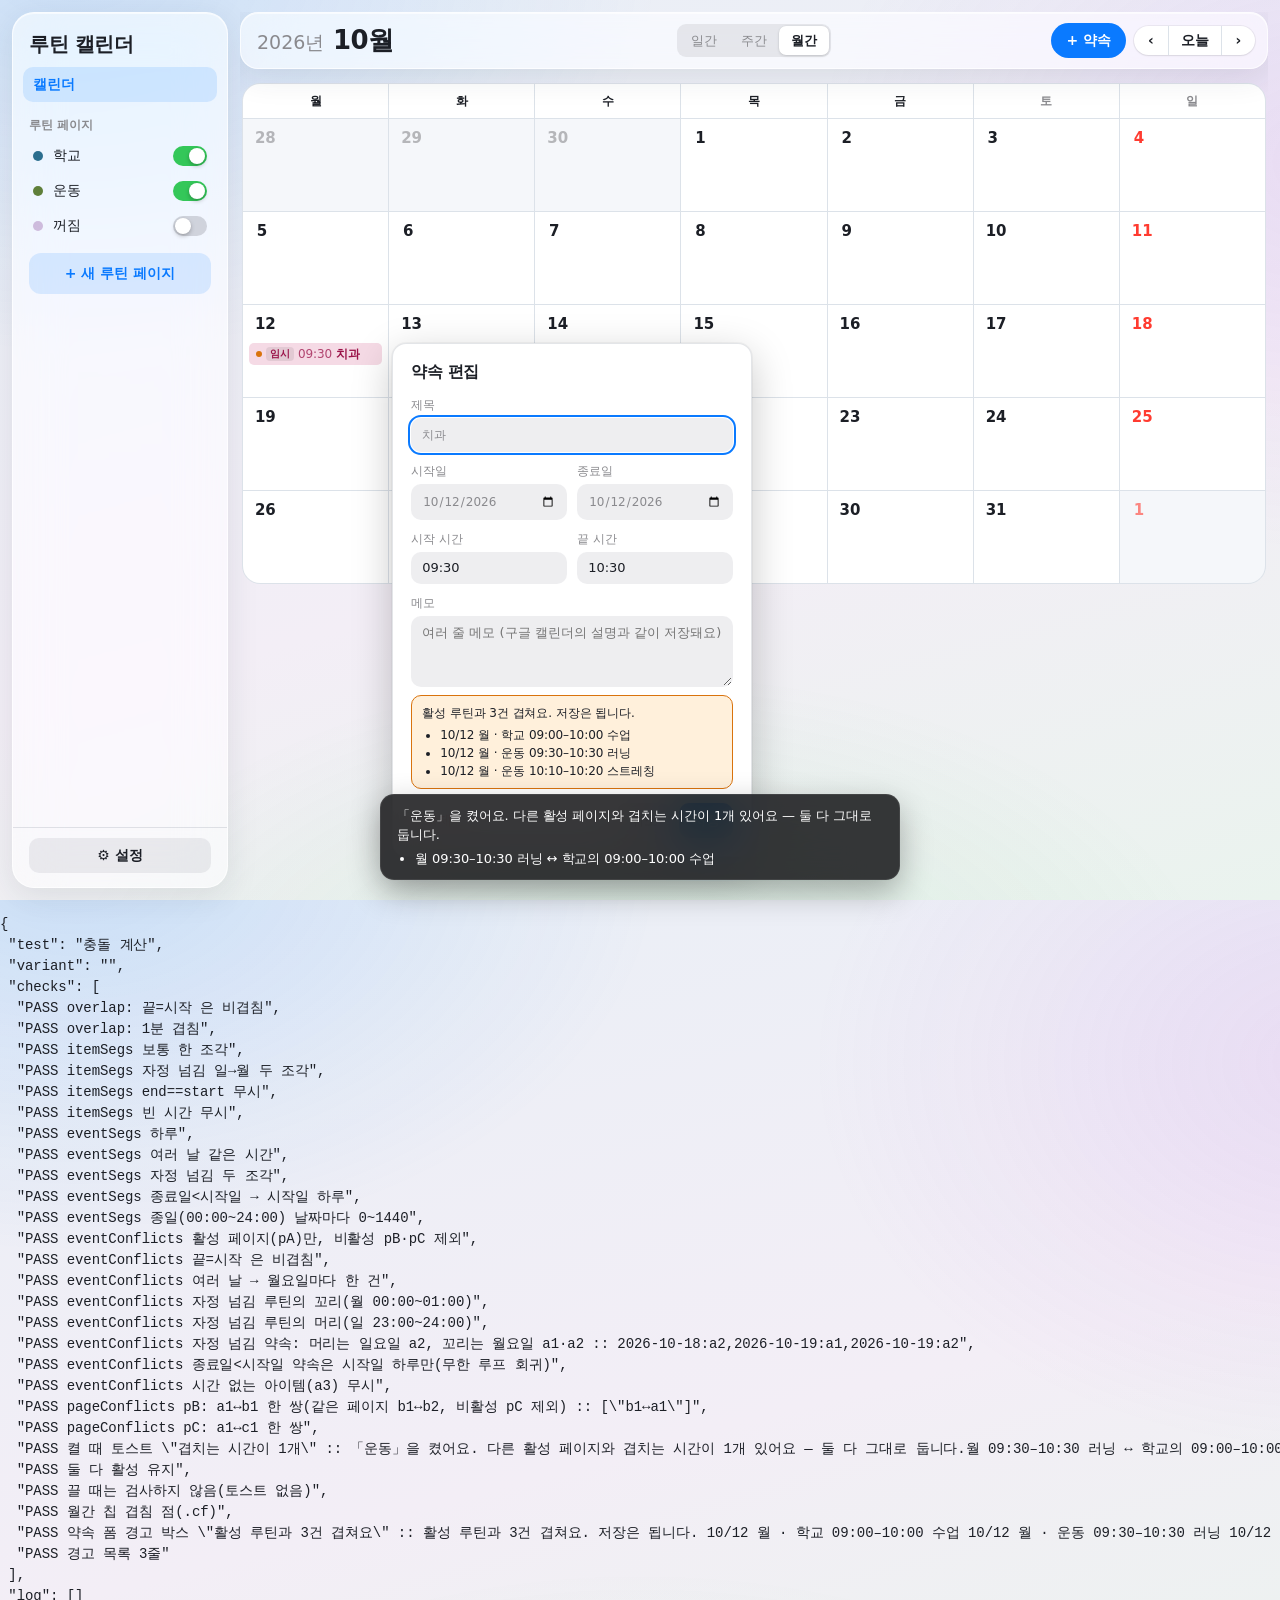
<file: tests/t-conflicts.html>
<!DOCTYPE html>
<html lang="ko"><head><meta charset="utf-8"><title>충돌 계산</title>
<link rel="stylesheet" href="../styles.css"></head>
<body><div class="app" id="app"></div>
<script src="lib.js"></script>
<script>
// 2026-10-12 = 월요일, 2026-10-18 = 일요일
run(async()=>{
  const pA={id:'pA',name:'학교',color:0,active:true,colorByLabel:false,items:[
    {id:'a1',day:0,start:'09:00',end:'10:00',label:'수업'},
    {id:'a2',day:6,start:'23:00',end:'01:00',label:'야간'},   // 일 23:00 → 월 01:00 (자정 넘김)
    {id:'a3',day:0,start:'',end:'12:00',label:'빈 시작'}]};   // 시간 없는 아이템은 무시
  const pB={id:'pB',name:'운동',color:1,active:false,colorByLabel:false,items:[
    {id:'b1',day:0,start:'09:30',end:'10:30',label:'러닝'},
    {id:'b2',day:0,start:'10:10',end:'10:20',label:'스트레칭'}]}; // 같은 페이지 안에서 b1 과 겹침, a1 과는 안 겹침
  const pC={id:'pC',name:'꺼짐',color:2,active:false,colorByLabel:false,items:[{id:'c1',day:0,start:'09:00',end:'10:00',label:''}]};
  seed({pages:[pA,pB,pC],events:[{id:'e1',title:'치과',startDate:'2026-10-12',endDate:'2026-10-12',startTime:'09:30',endTime:'10:30'}],settings:{defaultStart:'10:00',defaultDur:60}});
  await loadApp();

  // overlap: 끝 == 시작 은 겹치지 않는다
  check('overlap: 끝=시작 은 비겹침',RC.overlap(60,120,120,180)===false);
  check('overlap: 1분 겹침',RC.overlap(60,120,119,180)===true);

  // itemSegs
  const J=JSON.stringify;
  check('itemSegs 보통 한 조각',J(RC.itemSegs({day:2,start:'09:00',end:'10:00'}))===J([{day:2,s:540,e:600,part:'single'}]));
  check('itemSegs 자정 넘김 일→월 두 조각',J(RC.itemSegs({day:6,start:'23:00',end:'01:00'}))===J([{day:6,s:1380,e:1440,part:'head'},{day:0,s:0,e:60,part:'tail'}]));
  check('itemSegs end==start 무시',RC.itemSegs({day:0,start:'09:00',end:'09:00'}).length===0);
  check('itemSegs 빈 시간 무시',RC.itemSegs({day:0,start:'',end:'10:00'}).length===0&&RC.itemSegs({day:0,start:'09:00',end:''}).length===0);

  // eventSegs
  const segs=x=>RC.eventSegs(x).map(s=>s.date+' '+s.s+'-'+s.e+' '+s.part).join(', ');
  check('eventSegs 하루',segs({startDate:'2026-10-12',endDate:'2026-10-12',startTime:'09:00',endTime:'10:00'})==='2026-10-12 540-600 single');
  check('eventSegs 여러 날 같은 시간',segs({startDate:'2026-10-12',endDate:'2026-10-14',startTime:'09:00',endTime:'10:00'})==='2026-10-12 540-600 single, 2026-10-13 540-600 single, 2026-10-14 540-600 single');
  check('eventSegs 자정 넘김 두 조각',segs({startDate:'2026-10-12',endDate:'2026-10-13',startTime:'23:00',endTime:'01:00'})==='2026-10-12 1380-1440 head, 2026-10-13 0-60 tail');
  check('eventSegs 종료일<시작일 → 시작일 하루',segs({startDate:'2026-10-12',endDate:'2026-10-01',startTime:'09:00',endTime:'10:00'})==='2026-10-12 540-600 single');
  check('eventSegs 종일(00:00~24:00) 날짜마다 0~1440',segs({allDay:true,startDate:'2026-10-12',endDate:'2026-10-13',startTime:'00:00',endTime:'24:00'})==='2026-10-12 0-1440 single, 2026-10-13 0-1440 single');

  // eventConflicts: 활성 페이지의 시간 있는 아이템만, 조각 단위
  const cf=ev=>RC.eventConflicts(ev).map(c=>c.date+':'+c.item.id).sort().join(','); // 순서는 아이템 순(구현 세부)이라 정렬해 비교
  check('eventConflicts 활성 페이지(pA)만, 비활성 pB·pC 제외',cf({startDate:'2026-10-12',endDate:'2026-10-12',startTime:'09:30',endTime:'10:30'})==='2026-10-12:a1');
  check('eventConflicts 끝=시작 은 비겹침',cf({startDate:'2026-10-12',endDate:'2026-10-12',startTime:'10:00',endTime:'11:00'})==='');
  check('eventConflicts 여러 날 → 월요일마다 한 건',cf({startDate:'2026-10-12',endDate:'2026-10-19',startTime:'09:00',endTime:'09:30'})==='2026-10-12:a1,2026-10-19:a1');
  check('eventConflicts 자정 넘김 루틴의 꼬리(월 00:00~01:00)',cf({startDate:'2026-10-12',endDate:'2026-10-12',startTime:'00:30',endTime:'01:30'})==='2026-10-12:a2');
  check('eventConflicts 자정 넘김 루틴의 머리(일 23:00~24:00)',cf({startDate:'2026-10-18',endDate:'2026-10-18',startTime:'22:30',endTime:'23:30'})==='2026-10-18:a2');
  check('eventConflicts 자정 넘김 약속: 머리는 일요일 a2, 꼬리는 월요일 a1·a2',cf({startDate:'2026-10-18',endDate:'2026-10-19',startTime:'23:30',endTime:'09:30'})==='2026-10-18:a2,2026-10-19:a1,2026-10-19:a2',cf({startDate:'2026-10-18',endDate:'2026-10-19',startTime:'23:30',endTime:'09:30'}));
  check('eventConflicts 종료일<시작일 약속은 시작일 하루만(무한 루프 회귀)',cf({startDate:'2026-10-12',endDate:'2026-10-05',startTime:'09:30',endTime:'10:30'})==='2026-10-12:a1');
  check('eventConflicts 시간 없는 아이템(a3) 무시',cf({startDate:'2026-10-12',endDate:'2026-10-12',startTime:'11:00',endTime:'12:00'})==='');

  // pageConflicts: 다른 활성 페이지와만, 같은 페이지 안 겹침은 제외
  const pc=RC.pageConflicts(RC.S.pages[1]);
  check('pageConflicts pB: a1↔b1 한 쌍(같은 페이지 b1↔b2, 비활성 pC 제외)',pc.length===1&&pc[0].a.id==='b1'&&pc[0].b.id==='a1',pc.map(x=>x.a.id+'↔'+x.b.id));
  check('pageConflicts pC: a1↔c1 한 쌍',RC.pageConflicts(RC.S.pages[2]).length===1);

  // UI: 페이지 켜기 → 토스트, 양쪽 활성 유지
  RC.togglePage(RC.S.pages[1]);await sleep(50);
  check('켤 때 토스트 "겹치는 시간이 1개"',/겹치는 시간이 1개/.test(toastText()),toastText());
  check('둘 다 활성 유지',RC.S.pages[0].active===true&&RC.S.pages[1].active===true);
  check('끌 때는 검사하지 않음(토스트 없음)',(()=>{document.querySelectorAll('.toast').forEach(t=>t.remove());RC.togglePage(RC.S.pages[1]);return toastText()===''&&RC.S.pages[1].active===false})());
  RC.togglePage(RC.S.pages[1]);await sleep(20); // 다시 켜 둔다 (pA+pB 활성)

  // UI: 월간 칩 겹침 점 + 약속 폼 경고 박스 (치과 09:30~10:30 vs a1·b1·b2 = 3건)
  RC.view.type='month';RC.view.ym='2026-10';RC.render();await sleep(30);
  const chip=[...document.querySelectorAll('.mgrid .ev')].find(e=>e.textContent.includes('치과'));
  check('월간 칩 겹침 점(.cf)',!!chip&&!!chip.querySelector('.cf'));
  chip.dispatchEvent(new MouseEvent('click',{bubbles:true,clientX:400,clientY:300}));await sleep(30);
  check('약속 폼 경고 박스 "활성 루틴과 3건 겹쳐요"',/활성 루틴과 3건 겹쳐요/.test(text('.md .cfbox')),text('.md .cfbox'));
  check('경고 목록 3줄',document.querySelectorAll('.md .cfbox li').length===3);
});
</script>
</body></html>
</file>
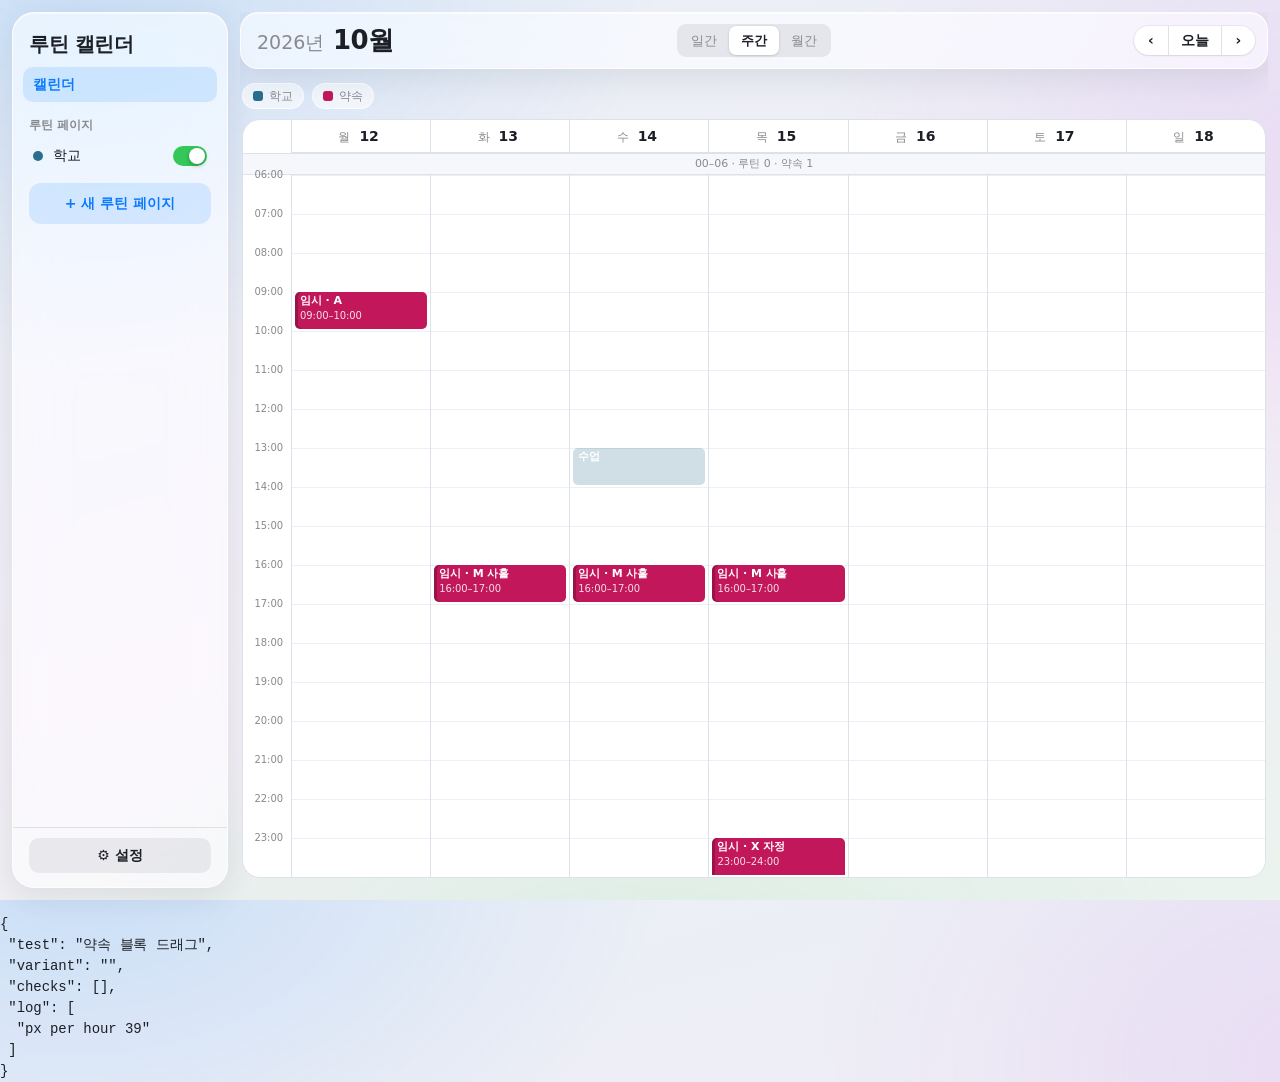
<file: tests/t-event-drag.html>
<!-- variants: s=local s=google -->
<!DOCTYPE html>
<html lang="ko"><head><meta charset="utf-8"><title>약속 블록 드래그</title>
<link rel="stylesheet" href="../styles.css"></head>
<body><div class="app" id="app"></div>
<script src="lib.js"></script>
<script>
// 주간·일간 약속 블록의 드래그 이동·리사이즈. PointerEvent 를 블록에 직접 보낸다(setPointerCapture 는 합성 이벤트에서 실패해도 무시됨).
// local: 로컬 약속(저장), google: G.events 캐시 + fetch 스텁으로 PATCH 본문·캐시 갱신·실패 원위치 검사
run(async()=>{
  // 2026-10-12(월) 주. 루틴: 학교 수요일 13:00–14:00 (겹침 미리보기용)
  seed({pages:[{id:'p1',name:'학교',color:0,active:true,colorByLabel:false,items:[{id:'i1',day:2,start:'13:00',end:'14:00',label:'수업'}]}],
    events:V==='google'?[]:[
      {id:'A',title:'A',startDate:'2026-10-12',endDate:'2026-10-12',startTime:'09:00',endTime:'10:00'},
      {id:'M',title:'M 사흘',startDate:'2026-10-13',endDate:'2026-10-15',startTime:'16:00',endTime:'17:00'},
      {id:'X',title:'X 자정',startDate:'2026-10-15',endDate:'2026-10-16',startTime:'23:00',endTime:'01:00'}],
    settings:{defaultStart:'10:00',defaultDur:60,weekStart:'mon',dayStart:6,dayEnd:24}});
  await loadApp();
  const calls=[];let failNext=false;const RAW={};
  const dt=(date,time)=>{const x=RC.parse(date);x.setMinutes(RC.toMin(time));return x.toISOString()}; // 현지 시간 → ISO (타임존 무관)
  if(V==='google'){
    RAW.g1={id:'g1',summary:'G 하나',start:{dateTime:dt('2026-10-12','09:00')},end:{dateTime:dt('2026-10-12','10:00')}};
    RAW.g2={id:'g2',summary:'G 종일',start:{date:'2026-10-13'},end:{date:'2026-10-14'}};
    RAW.g3={id:'g3',summary:'G 이틀',start:{dateTime:dt('2026-10-14','22:00')},end:{dateTime:dt('2026-10-15','02:00')}};
    // 캘린더 목록 없음(G.calendars=null) → 'primary' 별칭 하나. 캐시를 직접 채워 두면 ensureGoogleEvents 가 조회 없이 조립한다
    const G=RC.G;G.status='on';G.token='tok';G.expiresAt=Date.now()+3600e3;G.email='me@example.com';
    G.calCache={primary:{ym:'2026-10',events:[].concat(...Object.values(RAW).map(r=>RC.toLocalEvents(r)))}};
    window.fetch=(url,init)=>{
      const m=(init&&init.method)||'GET';const body=init&&init.body?JSON.parse(init.body):null;const c={m,url,body};calls.push(c);log('fetch',m,url,body);
      if(m==='PATCH'){
        if(failNext){failNext=false;c.status=500;return Promise.resolve({ok:false,status:500,statusText:'Internal',json:()=>Promise.resolve({error:{message:'boom'}})})}
        const id=decodeURIComponent(url.split('/').pop());const res=Object.assign({},RAW[id],body);RAW[id]=res;c.status=200;
        return Promise.resolve({ok:true,status:200,json:()=>Promise.resolve(res)});
      }
      c.status=200;return Promise.resolve({ok:true,status:200,json:()=>Promise.resolve({items:Object.values(RAW)})});
    };
  }
  RC.view.type='week';RC.view.weekStart=new Date(2026,9,12);RC.render();await sleep(30);

  const grid=()=>document.querySelector('.wgrid');
  const PX=()=>parseFloat(getComputedStyle(grid()).getPropertyValue('--px'));
  const cols=()=>[...grid().querySelectorAll('.tcol:not(.first)')];
  const colX=j=>{const r=cols()[j].getBoundingClientRect();return r.left+r.width/2};
  const colOf=el=>{const x=el.getBoundingClientRect().left+el.getBoundingClientRect().width/2;return cols().findIndex(c=>{const r=c.getBoundingClientRect();return x>=r.left&&x<r.right})};
  const blocksOf=t=>[...document.querySelectorAll('.wgrid .blk.evb')].filter(b=>b.title.startsWith(t)).sort((a,b)=>a.getBoundingClientRect().left-b.getBoundingClientRect().left);
  const blockOf=t=>blocksOf(t)[0];
  const center=el=>{const r=el.getBoundingClientRect();return {x:r.left+r.width/2,y:r.top+r.height/2}};
  const pev=(type,el,x,y)=>el.dispatchEvent(new PointerEvent(type,{bubbles:true,cancelable:true,pointerId:1,pointerType:'mouse',button:0,buttons:1,clientX:x,clientY:y}));
  async function drag(el,from,to,opts){ // from → to 를 3단계로 움직이고 놓는다. opts.hold: 놓기 전에 콜백(드래그 중 상태 검사)
    pev('pointerdown',el,from.x,from.y);
    for(let k=1;k<=3;k++)pev('pointermove',el,from.x+(to.x-from.x)*k/3,from.y+(to.y-from.y)*k/3);
    if(opts&&opts.hold)opts.hold();
    if(opts&&opts.cancel)el.dispatchEvent(new PointerEvent('pointercancel',{bubbles:true,pointerId:1}));else pev('pointerup',el,to.x,to.y);
    await sleep(50);
  }
  const pop=()=>document.querySelector('.md.pop');
  const closePop=async()=>{document.dispatchEvent(new KeyboardEvent('keydown',{key:'Escape'}));await sleep(30)};
  const saved=()=>JSON.parse(localStorage.getItem('routine-cal-v1'));
  const evOf=id=>(V==='google'?RC.G.events:RC.S.events).find(e=>e.id===id||e.gid===id);
  const H=PX();log('px per hour',H);

  if(V==='local'){
    const A=()=>RC.S.events.find(e=>e.id==='A');
    // 0. 핸들·클래스
    let b=blockOf('A');
    check('드래그 가능 블록: .mv + 상·하단 .rs 핸들',b.classList.contains('mv')&&!!b.querySelector('.rs.t')&&!!b.querySelector('.rs.b'));
    // 1. 5px 미만 움직임 = 클릭 → 편집 팝오버, 데이터 그대로
    let c=center(b);await drag(b,c,{x:c.x+2,y:c.y+2});
    check('3px 움직임은 클릭: 팝오버 열림',!!pop()&&pop().querySelector('input[type=text]').value==='A');
    check('클릭으로는 데이터 불변',A().startTime==='09:00'&&A().startDate==='2026-10-12');
    await closePop();
    // 2. 같은 날 아래로 1시간 (dy = 1시간 px → 2슬롯)
    b=blockOf('A');c=center(b);await drag(b,c,{x:c.x,y:c.y+H});
    check('같은 날 이동: 09:00–10:00 → 10:00–11:00',A().startTime==='10:00'&&A().endTime==='11:00'&&A().startDate==='2026-10-12',A());
    check('저장됨(localStorage)',saved().events.find(e=>e.id==='A').startTime==='10:00');
    check('이동 후 팝오버 안 열림',!pop());
    b=blockOf('A');check('블록이 새 위치에 다시 그려짐(top = 4시간)',near(b.getBoundingClientRect().top-cols()[0].getBoundingClientRect().top,4*H,2),{top:b.getBoundingClientRect().top-cols()[0].getBoundingClientRect().top,expect:4*H});
    // 3. 다른 날(수요일) 열로, 시간 그대로
    c=center(b);await drag(b,c,{x:colX(2),y:c.y});
    check('수요일로 이동: 날짜만 바뀜',A().startDate==='2026-10-14'&&A().endDate==='2026-10-14'&&A().startTime==='10:00',A());
    check('블록이 수요일 열에',colOf(blockOf('A'))===2);
    // 4. 드래그 중 겹침 미리보기: 수요일 13:00 루틴 위로 (3시간 아래)
    b=blockOf('A');c=center(b);let midCf=null,midDrag=null;
    await drag(b,c,{x:c.x,y:c.y+3*H},{hold:()=>{midCf=b.classList.contains('cf');midDrag=b.classList.contains('dragging')}});
    check('드래그 중 .dragging + 겹침 .cf 미리 표시',midDrag===true&&midCf===true);
    check('13:00–14:00 으로 이동, 루틴과 겹침 표시 유지',A().startTime==='13:00'&&blockOf('A').classList.contains('cf'));
    // 5. 하단 리사이즈 +30분
    b=blockOf('A');let hb=b.querySelector('.rs.b');c=center(hb);await drag(hb,c,{x:c.x,y:c.y+H/2});
    check('하단 +30분: 13:00–14:30',A().startTime==='13:00'&&A().endTime==='14:30',A());
    // 6. 상단 리사이즈 −30분
    b=blockOf('A');let ht=b.querySelector('.rs.t');c=center(ht);await drag(ht,c,{x:c.x,y:c.y-H/2});
    check('상단 −30분: 12:30–14:30',A().startTime==='12:30'&&A().endTime==='14:30',A());
    // 7. 최소 30분: 하단을 한참 위로 끌어도 시작+30 까지만
    b=blockOf('A');hb=b.querySelector('.rs.b');c=center(hb);await drag(hb,c,{x:c.x,y:c.y-10*H});
    check('최소 30분 유지: 12:30–13:00',A().startTime==='12:30'&&A().endTime==='13:00',A());
    b=blockOf('A');ht=b.querySelector('.rs.t');c=center(ht);await drag(ht,c,{x:c.x,y:c.y+10*H});
    check('상단도 끝−30 까지만: 12:30–13:00 그대로',A().startTime==='12:30'&&A().endTime==='13:00',A());
    // 8. 제자리 드롭(5px 넘게 움직였다 돌아옴): 변화 없음, 팝오버 없음
    b=blockOf('A');c=center(b);pev('pointerdown',b,c.x,c.y);pev('pointermove',b,c.x,c.y+12);pev('pointermove',b,c.x,c.y);pev('pointerup',b,c.x,c.y);await sleep(50);
    check('제자리 드롭: 데이터 그대로, 팝오버 없음',A().startTime==='12:30'&&!pop());
    // 9. pointercancel → 원위치
    b=blockOf('A');c=center(b);await drag(b,c,{x:c.x,y:c.y+2*H},{cancel:true});
    check('pointercancel: 데이터 그대로',A().startTime==='12:30'&&A().startDate==='2026-10-14');
    check('pointercancel 뒤 블록 원위치',colOf(blockOf('A'))===2&&near(blockOf('A').getBoundingClientRect().top-cols()[2].getBoundingClientRect().top,6.5*H,2));
    // 10. 여러 날 로컬 약속: 수요일 조각을 목요일로 → 범위 전체가 하루 뒤로
    const M=()=>RC.S.events.find(e=>e.id==='M');
    check('M 사흘은 조각 3개',blocksOf('M 사흘').length===3);
    b=blocksOf('M 사흘')[1];c=center(b);await drag(b,c,{x:colX(3),y:c.y});
    check('M: 화~목 → 수~금, 시간 그대로',M().startDate==='2026-10-14'&&M().endDate==='2026-10-16'&&M().startTime==='16:00',M());
    check('M 조각은 여전히 3개, 수·목·금 열',blocksOf('M 사흘').map(colOf).join(',')==='2,3,4',blocksOf('M 사흘').map(colOf));
    // 11. 자정 넘김 조각: 핸들 없음, 드래그 무시, 클릭은 편집
    const xs=blocksOf('X 자정'); // 꼬리(00:00~01:00)는 dayStart 6 앞이라 접힌 띠에 숨고 머리 조각만 보인다
    check('자정 넘김: 보이는 건 머리 조각 하나, .mv·핸들 없음',xs.length===1&&xs[0].classList.contains('seg-head')&&!xs[0].classList.contains('mv')&&!xs[0].querySelector('.rs'),xs.map(x=>x.className));
    const X=()=>RC.S.events.find(e=>e.id==='X');
    c=center(xs[0]);await drag(xs[0],c,{x:c.x,y:c.y-3*H});
    check('자정 넘김 조각 드래그는 무시',X().startTime==='23:00'&&X().startDate==='2026-10-15');
    check('드래그 끝에 편집 팝오버가 열림(클릭 취급)',!!pop()&&pop().querySelector('input[type=text]').value==='X 자정');
    await closePop();
    // 12. 일간 뷰: 세로 이동만, 오른쪽으로 크게 끌어도 날짜 고정
    RC.view.type='day';RC.view.day='2026-10-14';RC.render();await sleep(30);
    b=blockOf('A');c=center(b);await drag(b,c,{x:c.x+400,y:c.y+H/2});
    check('일간: +30분, 날짜 고정',A().startTime==='13:00'&&A().endTime==='13:30'&&A().startDate==='2026-10-14',A());
    check('일간 블록도 .mv + 핸들',blockOf('A').classList.contains('mv')&&!!blockOf('A').querySelector('.rs.b'));
    // 13. 범위 끝: 23:00–23:30 을 아래로 → 끝은 23:59 까지
    b=blockOf('A');c=center(b);await drag(b,c,{x:c.x,y:c.y+20*H});
    check('아래 끝: 23:00–23:30 으로 클램프',A().startTime==='23:00'&&A().endTime==='23:30',A());
    b=blockOf('A');hb=b.querySelector('.rs.b');c=center(hb);await drag(hb,c,{x:c.x,y:c.y+5*H});
    check('하단 리사이즈 끝은 23:59',A().endTime==='23:59',A());
  }

  if(V==='google'){
    const g1=()=>RC.G.events.find(e=>e.gid==='g1');
    let b=blockOf('G 하나');
    check('구글 단일 이벤트 블록: .mv + 핸들',!!b&&b.classList.contains('mv')&&!!b.querySelector('.rs.b'));
    // 1. 클릭 → 팝오버, PATCH 없음
    let c=center(b);await drag(b,c,{x:c.x+1,y:c.y+1});
    check('클릭: 팝오버, PATCH 없음',!!pop()&&calls.filter(x=>x.m==='PATCH').length===0);
    await closePop();
    // 2. 화요일 + 30분 → PATCH(start/end 만), 캐시 갱신, 재조회 없음
    b=blockOf('G 하나');c=center(b);await drag(b,c,{x:colX(1),y:c.y+H/2});
    const p=calls.filter(x=>x.m==='PATCH');
    check('PATCH 한 번, events/g1',p.length===1&&/\/events\/g1$/.test(p[0].url),p.map(x=>x.url));
    check('본문은 start/end 만',p.length===1&&Object.keys(p[0].body).sort().join(',')==='end,start',p[0]&&p[0].body);
    check('start/end = 화요일 09:30–10:30 (현지 → ISO)',p.length===1&&p[0].body.start.dateTime===dt('2026-10-13','09:30')&&p[0].body.end.dateTime===dt('2026-10-13','10:30'),p[0]&&p[0].body);
    check('캐시 갱신: g1 조각이 화요일 09:30',g1()&&g1().startDate==='2026-10-13'&&g1().startTime==='09:30'&&g1().endTime==='10:30',g1());
    check('재조회(GET) 없음',calls.every(x=>x.m==='PATCH'),calls.map(x=>x.m));
    check('블록이 화요일 열에',colOf(blockOf('G 하나'))===1);
    // 3. 실패 → 토스트 + 원위치, 캐시 그대로
    failNext=true;b=blockOf('G 하나');c=center(b);await drag(b,c,{x:colX(3),y:c.y+H});
    check('실패 토스트',/구글 캘린더 오류: 500 boom/.test(toastText()),toastText());
    check('실패 시 캐시 그대로',g1().startDate==='2026-10-13'&&g1().startTime==='09:30');
    check('실패 시 블록 원위치(화요일, 09:30)',colOf(blockOf('G 하나'))===1&&near(blockOf('G 하나').getBoundingClientRect().top-cols()[1].getBoundingClientRect().top,3.5*H,2));
    // 4. 종일은 .wad 줄, 드래그 블록 아님
    check('종일 이벤트는 블록이 아니라 종일 줄',!blockOf('G 종일')&&!![...document.querySelectorAll('.wad .ev.allday')].find(e=>e.textContent.includes('G 종일')));
    // 5. 이틀짜리 시간 이벤트 조각: 드래그 불가, PATCH 없음
    const g3s=blocksOf('G 이틀');const n0=calls.length; // 꼬리(00:00~02:00)는 dayStart 6 앞이라 숨고 머리 조각만 보인다
    check('이틀 이벤트: 보이는 머리 조각 하나, .mv 없음',g3s.length===1&&g3s[0].classList.contains('seg-head')&&!g3s[0].classList.contains('mv')&&!g3s[0].querySelector('.rs'),g3s.map(x=>x.className));
    c=center(g3s[0]);await drag(g3s[0],c,{x:c.x,y:c.y-2*H});
    check('조각 드래그는 PATCH 없이 팝오버만',calls.length===n0&&!!pop());
    await closePop();
  }
});
</script>
</body></html>
</file>
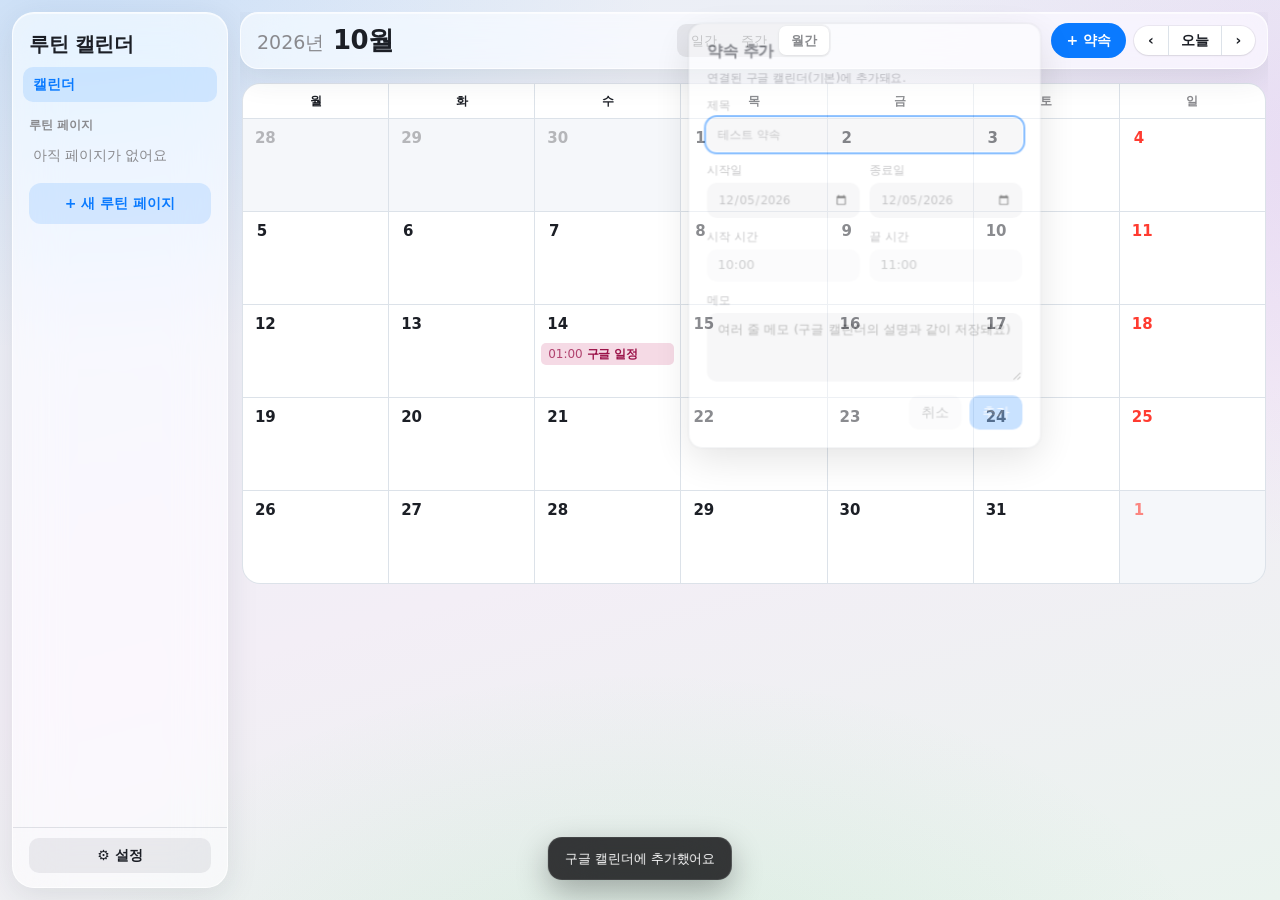
<file: tests/t-google-scope.html>
<!-- variants: s=A s=B s=C s=D -->
<!DOCTYPE html>
<html lang="ko"><head><meta charset="utf-8"><title>구글 스코프</title>
<link rel="stylesheet" href="../styles.css"></head>
<body><div class="app" id="app"></div>
<script src="lib.js"></script>
<script>
// GIS 토큰 클라이언트와 fetch 를 스텁해 연결 흐름을 검사한다. 실제 구글에는 접근하지 않는다.
// A: calendar.events 토큰 → 연결·이메일·읽기·추가·수정·삭제 전부 403 없이
// B: 권한 없는 토큰 → 미연결 + "다시 연결 (권한 허용)" → prompt:'consent' 로 재요청 → 권한 있는 토큰 → 연결
// C: 토큰은 정상이지만 API 가 403 scope 부족 → B 와 같은 처리
// D: 연결 플래그 + 로그인 유지 → 로드 시 prompt:'none' + hint 로 조용히 재연결
const SCN=V||'A';
const EVENTS_SCOPE='https://www.googleapis.com/auth/calendar.events';
const tokens={
  A:[{access_token:'tokA',expires_in:3599,scope:EVENTS_SCOPE,token_type:'Bearer'}],
  B:[{access_token:'tokB1',expires_in:3599,scope:'openid https://www.googleapis.com/auth/userinfo.email'},{access_token:'tokB2',expires_in:3599,scope:EVENTS_SCOPE+' openid'}],
  C:[{access_token:'tokC',expires_in:3599,scope:EVENTS_SCOPE}],
  D:[{access_token:'tokD',expires_in:3599,scope:EVENTS_SCOPE}],
}[SCN];
const reqs=[];
window.GOOGLE_CLIENT_ID='test-client';
window.google={accounts:{oauth2:{
  initTokenClient(cfg){log('initTokenClient scope=',cfg.scope);return {requestAccessToken(req){reqs.push(req);log('requestAccessToken',req);const t=tokens.shift();setTimeout(()=>cfg.callback(t||{error:'cancelled'}),0)}}},
  revoke(t,cb){log('revoke',t);cb&&cb()}
}}};
const calls=[];
const scope403={error:{code:403,message:'Request had insufficient authentication scopes.',errors:[{message:'Insufficient Permission',domain:'global',reason:'insufficientPermissions'}],status:'PERMISSION_DENIED',details:[{'@type':'type.googleapis.com/google.rpc.ErrorInfo',reason:'ACCESS_TOKEN_SCOPE_INSUFFICIENT',domain:'googleapis.com'}]}};
const resp=(c,status,body)=>{c.status=status;return Promise.resolve({ok:status>=200&&status<300,status,statusText:status===403?'Forbidden':'OK',json:()=>body===undefined?Promise.reject(new Error('no body')):Promise.resolve(body)})};
window.fetch=(url,init)=>{
  const m=(init&&init.method)||'GET';const auth=init&&init.headers&&init.headers.Authorization;
  const c={m,url,auth,body:init&&init.body?JSON.parse(init.body):null};calls.push(c);log('fetch',m,url);
  const u=new URL(url);
  if(!/^\/calendar\/v3\/calendars\/primary\/events(\/|$)/.test(u.pathname))return resp(c,403,scope403); // calendars.get 등 events 밖 → 실제 구글처럼 403
  if(SCN==='C'&&m==='GET')return resp(c,403,scope403);
  if(m==='GET'&&u.searchParams.get('fields')==='summary')return resp(c,200,{summary:'me@example.com'});
  if(m==='GET')return resp(c,200,{summary:'me@example.com',items:[{id:'e1',summary:'구글 일정',start:{dateTime:'2026-10-14T10:00:00+09:00'},end:{dateTime:'2026-10-14T11:00:00+09:00'}}]});
  if(m==='POST')return resp(c,200,{id:'new1'});
  if(m==='PATCH')return resp(c,200,{id:'e1'});
  if(m==='DELETE')return resp(c,204,undefined);
  return resp(c,500,{error:{message:'unexpected'}});
};
if(SCN==='D'){localStorage.setItem('routine-cal-google-linked','1');localStorage.setItem('routine-cal-google-hint','me@example.com')}

run(async()=>{
  await loadApp();
  const pane=()=>text('.md.settings');
  const no403=()=>calls.filter(c=>c.status===403).map(c=>c.m+' '+c.url);
  const outsideEvents=()=>calls.filter(c=>!/\/calendars\/primary\/events(\/|\?|$)/.test(c.url)).map(c=>c.url);
  await sleep(100);
  btn('⚙ 설정').click();await sleep(100);btn('구글').click();await sleep(50);
  if(SCN!=='D'){btn('Google 연결').click();await sleep(300)}
  log('pane after connect:',pane().slice(0,200));log('toast after connect:',toastText());
  if(SCN==='A'||SCN==='D'){
    check('연결됨 + 이메일',/연결됨: me@example\.com/.test(pane()),pane().slice(0,120));
    check('403 없음',no403().length===0,no403().join(', '));
    check('모든 호출이 primary/events 아래',outsideEvents().length===0,outsideEvents().join(', '));
    check('이메일은 events.list summary 로',calls.some(c=>c.m==='GET'&&/fields=summary/.test(c.url)));
    if(SCN==='D'){check('조용한 재연결: prompt none + hint',reqs[0]&&reqs[0].prompt==='none'&&reqs[0].hint==='me@example.com',reqs[0]);check('실패 토스트 없음',!/실패/.test(toastText()),toastText())}
    else check('수동 연결: prompt 빈 문자열',reqs[0]&&reqs[0].prompt==='',reqs[0]);
    btn('닫기').click();await sleep(100);
    RC.view.type='month';RC.view.ym='2026-10';RC.render();await sleep(300);
    check('events.list(timeMin) 200',calls.some(c=>c.m==='GET'&&/timeMin=/.test(c.url)&&c.status===200));
    check('구글 이벤트 렌더',document.body.innerText.includes('구글 일정'));
    // 약속 추가 → POST
    btn('+ 약속').click();await sleep(100);
    const md=document.querySelector('.md:not(.settings)');const title=md&&md.querySelector('input[type=text]');
    check('약속 폼 열림',!!title);
    if(title){title.value='테스트 약속';title.dispatchEvent(new Event('input',{bubbles:true}));btn('추가').click();await sleep(300)}
    const post=calls.find(c=>c.m==='POST');
    check('POST events 200 + summary',!!post&&post.status===200&&post.body&&post.body.summary==='테스트 약속',post?post.body:'no POST');
    check('추가 토스트',/추가했어요/.test(toastText()),toastText());
    // 구글 일정 클릭 → 제목 수정 → PATCH
    const chip=[...document.querySelectorAll('.ev')].find(e=>e.textContent.includes('구글 일정'));
    check('구글 일정 칩',!!chip);
    if(chip){chip.click();await sleep(100);const md2=document.querySelector('.md:not(.settings)');const t2=md2&&md2.querySelector('input[type=text]');
      if(t2){t2.value='수정됨';t2.dispatchEvent(new Event('input',{bubbles:true}));btn('저장').click();await sleep(300)}}
    const patch=calls.find(c=>c.m==='PATCH');
    check('PATCH events/e1 200',!!patch&&patch.status===200&&patch.body&&patch.body.summary==='수정됨'&&/events\/e1$/.test(patch.url),patch?patch.url:'no PATCH');
    const chip2=[...document.querySelectorAll('.ev')].find(e=>e.textContent.includes('구글 일정'));
    if(chip2){chip2.click();await sleep(100);btn('삭제').click();await sleep(300)}
    const del=calls.find(c=>c.m==='DELETE');
    check('DELETE events/e1 204',!!del&&del.status===204&&/events\/e1$/.test(del.url),del?del.url:'no DELETE');
    check('끝까지 403 없음',no403().length===0,no403().join(', '));
    check('끝까지 primary/events 아래만',outsideEvents().length===0,outsideEvents().join(', '));
  }
  if(SCN==='B'){
    check('미연결 + 권한 안내',/권한이 허용되지 않아/.test(pane())&&!/연결됨/.test(pane()),pane().slice(0,200));
    check('"다시 연결 (권한 허용)" 버튼',!!btn('다시 연결 (권한 허용)'));
    check('권한 없는 토큰은 한 번도 쓰지 않음',!calls.some(c=>c.auth==='Bearer tokB1'));
    check('실패 토스트',/연결 실패/.test(toastText()),toastText());
    btn('다시 연결 (권한 허용)').click();await sleep(300);
    check('재요청은 prompt consent',reqs[1]&&reqs[1].prompt==='consent',reqs[1]);
    check('권한 받은 뒤 연결됨',/연결됨: me@example\.com/.test(pane()),pane().slice(0,120));
    check('403 없음',no403().length===0,no403().join(', '));
  }
  if(SCN==='C'){
    check('미연결 + 권한 안내',/권한이 허용되지 않아/.test(pane())&&!/연결됨/.test(pane()),pane().slice(0,200));
    check('"다시 연결 (권한 허용)" 버튼',!!btn('다시 연결 (권한 허용)'));
    check('토스트에 403',/403/.test(toastText()),toastText());
    check('summary 호출 하나만 나감',calls.length===1&&/fields=summary/.test(calls[0].url),calls.map(c=>c.url).join(', '));
    btn('다시 연결 (권한 허용)').click();await sleep(300);
    check('재요청은 prompt consent',reqs[1]&&reqs[1].prompt==='consent',reqs[1]);
    check('동의 취소돼도 버튼 유지',!!btn('다시 연결 (권한 허용)'),pane().slice(0,200));
  }
});
</script>
</body></html>
</file>
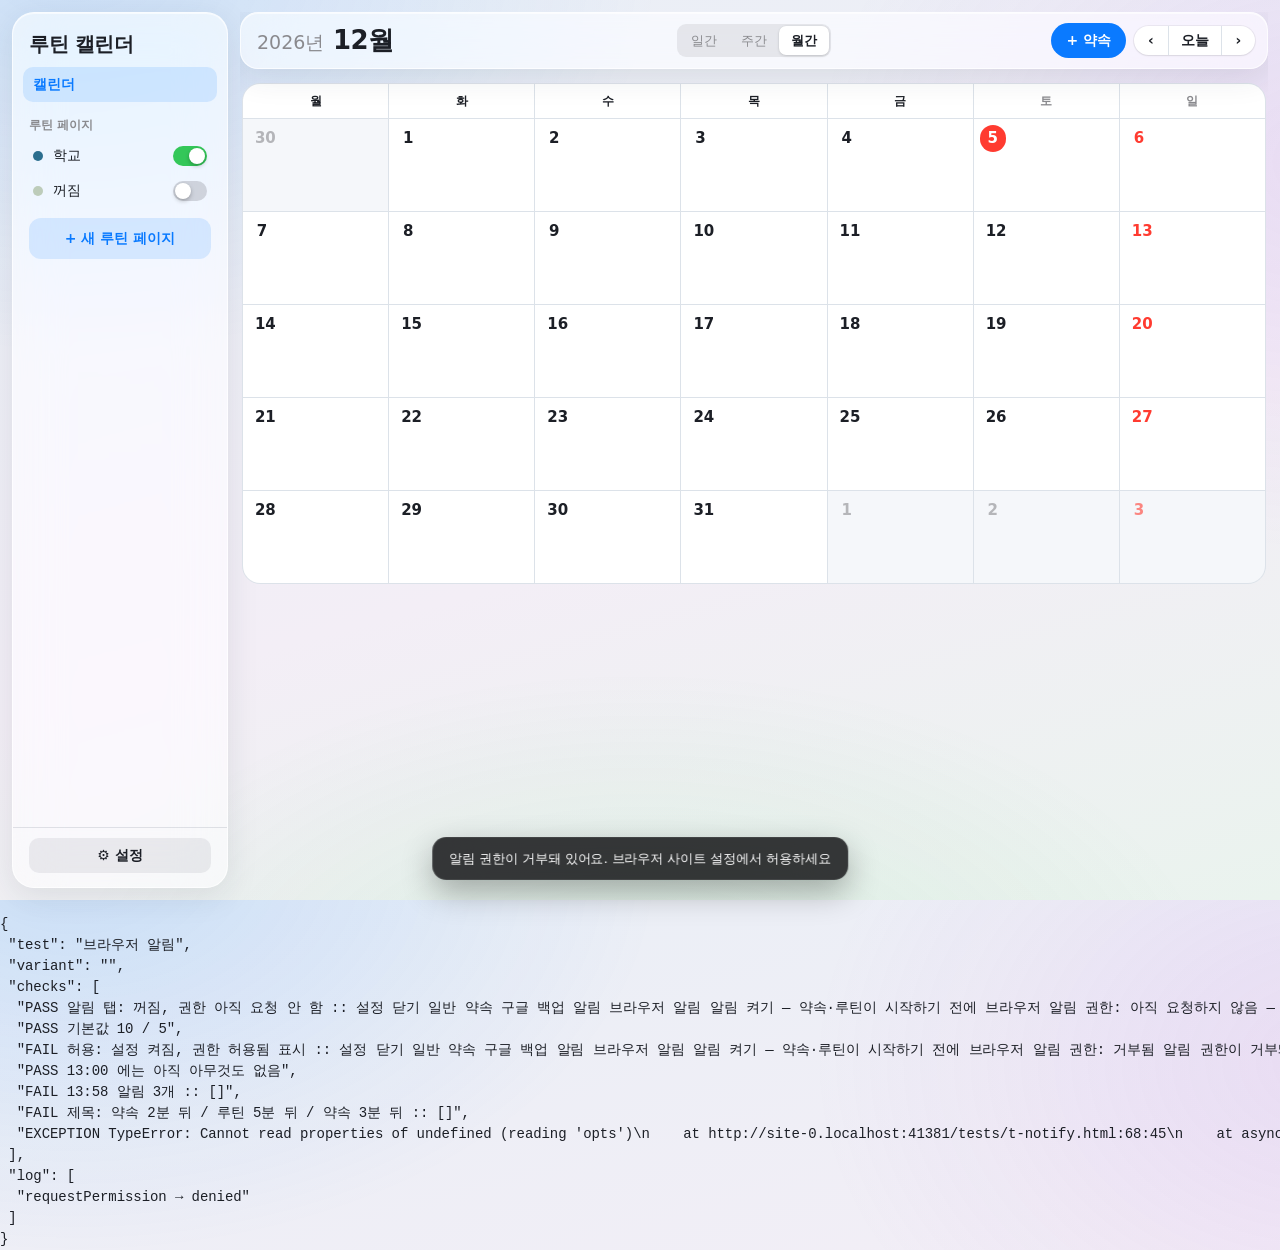
<file: tests/t-notify.html>
<!-- variants: s=grant s=deny s=none -->
<!DOCTYPE html>
<html lang="ko"><head><meta charset="utf-8"><title>브라우저 알림</title>
<link rel="stylesheet" href="../styles.css"></head>
<body><div class="app" id="app"></div>
<script src="lib.js"></script>
<script>
// Notification 을 스텁해 권한 흐름과 알림 생성을 기록하고, RC.clockNow 를 가짜 시계로 바꿔 "시작 N분 전" 판정을 검사한다.
// grant: 권한 요청 → 허용. deny: 요청 → 거부. none: Notification 자체가 없음
const made=[];let permission='default';
if(V==='none'){try{delete window.Notification}catch(e){}window.Notification=undefined}
else{
  window.Notification=class{
    constructor(title,opts){this.title=title;this.opts=opts||{};this.closed=false;made.push(this)}
    close(){this.closed=true}
    static get permission(){return permission}
    static requestPermission(){permission=V==='grant'?'granted':'denied';log('requestPermission →',permission);return Promise.resolve(permission)}
  };
}
run(async()=>{
  // 2026-10-14 = 수요일. 활성 페이지 수요일 14:03–15:00(수업), 15:00–16:00(안 울려야 함), 목요일 00:02(자정 뒤). 비활성 페이지 수요일 14:04(안 울려야 함)
  seed({pages:[
      {id:'pA',name:'학교',color:0,active:true,colorByLabel:false,items:[{id:'r1',day:2,start:'14:03',end:'15:00',label:'수업'},{id:'r2',day:2,start:'15:00',end:'16:00',label:'늦은 수업'},{id:'r3',day:3,start:'00:02',end:'01:00',label:'새벽'}]},
      {id:'pB',name:'꺼짐',color:1,active:false,colorByLabel:false,items:[{id:'r9',day:2,start:'14:04',end:'15:00',label:'비활성'}]}],
    events:[
      {id:'e1',title:'치과',startDate:'2026-10-14',endDate:'2026-10-14',startTime:'14:00',endTime:'15:00',note:'3층\n주차'},
      {id:'e2',title:'회의2',startDate:'2026-10-14',endDate:'2026-10-14',startTime:'14:20',endTime:'15:00'},
      {id:'e3',title:'종일같은',startDate:'2026-10-14',endDate:'2026-10-16',startTime:'14:01',endTime:'14:30'},
      {id:'e4',title:'새벽약속',startDate:'2026-10-15',endDate:'2026-10-15',startTime:'00:03',endTime:'01:00'}],
    settings:{defaultStart:'10:00',defaultDur:60,weekStart:'mon',dayStart:6,dayEnd:24}});
  await loadApp();
  const at=(h,m,d)=>{RC.clockNow=()=>new Date(2026,9,d||14,h,m,0)};
  at(13,0);
  const tab=async()=>{btn('⚙ 설정').click();await sleep(40);btn('알림').click();await sleep(30)};
  const box=()=>document.querySelector('.md.settings .chk input[type=checkbox]');
  const paneText=()=>text('.md.settings');
  const closeTab=async()=>{btn('닫기').click();await sleep(40)};
  const titles=()=>made.map(n=>n.title);

  if(V==='none'){
    await tab();
    check('미지원: 안내 + 체크박스 비활성',/지원하지 않아요/.test(paneText())&&box().disabled);
    check('기본값 10 / 5',[...document.querySelectorAll('.md.settings input[type=number]')].map(i=>i.value).join('/')==='10/5');
    at(13,58);RC.notifyTick();
    check('알림 생성 없음',made.length===0);
    return;
  }
  await tab();
  check('알림 탭: 꺼짐, 권한 아직 요청 안 함',!box().checked&&!box().disabled&&/아직 요청하지 않음/.test(paneText()),paneText().slice(0,200));
  check('기본값 10 / 5',[...document.querySelectorAll('.md.settings input[type=number]')].map(i=>i.value).join('/')==='10/5');
  box().click();await sleep(80); // 체크 → requestPermission
  if(V==='deny'){
    check('거부: 설정은 꺼진 채, 체크박스 비활성, 안내 박스',RC.cfg('notifyOn')===false&&box().disabled&&!box().checked&&/거부/.test(paneText())&&!!document.querySelector('.md.settings .cfbox'),paneText().slice(0,300));
    check('거부 토스트',/거부/.test(toastText()),toastText());
    at(13,58);RC.notifyTick();
    check('거부 상태에서는 알림 없음',made.length===0);
    return;
  }
  // grant
  check('허용: 설정 켜짐, 권한 허용됨 표시',RC.cfg('notifyOn')===true&&box().checked&&/허용됨/.test(paneText()),paneText().slice(0,200));
  check('13:00 에는 아직 아무것도 없음',made.length===0);
  await closeTab();
  // 13:58: 치과 14:00(약속 10분 전 창 13:50~14:00), 수업 14:03(루틴 5분 전 창 13:58~14:03), 종일같은 14:01(오늘 조각). 회의2 14:20·늦은 수업·비활성 페이지는 제외
  at(13,58);RC.notifyTick();
  check('13:58 알림 3개',made.length===3,titles());
  check('제목: 약속 2분 뒤 / 루틴 5분 뒤 / 약속 3분 뒤',titles().includes('약속 2분 뒤: 치과')&&titles().includes('루틴 5분 뒤: 수업')&&titles().includes('약속 3분 뒤: 종일같은'),titles());
  const dental=made.find(n=>/치과/.test(n.title));
  check('본문: 시간 + 메모 첫 줄, tag = key',dental.opts.body==='14:00–15:00\n3층'&&dental.opts.tag==='ev:e1:2026-10-14',dental.opts);
  check('비활성 페이지·시간 밖 항목은 없음',!titles().some(t=>/비활성|늦은 수업|회의2/.test(t)));
  // 중복 방지: 같은 분에 다시 검사해도, 1분 뒤에도 새 알림 없음. localStorage 에 기록
  RC.notifyTick();at(13,59);RC.notifyTick();
  check('중복 없음',made.length===3);
  const rec=JSON.parse(localStorage.getItem('routine-cal-notified'));
  check('기록: 오늘 날짜에 key 3개',rec&&rec['2026-10-14']&&rec['2026-10-14'].length===3,rec);
  // render() 끝에서도 검사된다 (새로 들어온 창)
  at(14,11);RC.render();
  check('14:11 render → 회의2(14:20, 9분 뒤) 알림',titles().includes('약속 9분 뒤: 회의2'),titles());
  // 클릭 → 일간 뷰 + 그 날짜
  RC.view.type='month';RC.render();
  dental.onclick();
  check('알림 클릭: 일간 뷰, 그 날짜, 알림 닫힘',RC.view.type==='day'&&RC.view.day==='2026-10-14'&&dental.closed);
  // 분 설정 변경: 루틴 30분 전 → 늦은 수업(15:00) 이 14:31 에 알림
  await tab();
  const inputs=()=>[...document.querySelectorAll('.md.settings input[type=number]')];
  inputs()[1].value='30';inputs()[1].dispatchEvent(new Event('change',{bubbles:true}));await sleep(30);
  check('루틴 30분 전으로 저장',RC.cfg('notifyRoutineMin')===30&&RC.S.settings.notifyRoutineMin===30);
  await closeTab();
  at(14,31);RC.notifyTick();
  check('14:31 → 루틴 29분 뒤: 늦은 수업',titles().includes('루틴 29분 뒤: 늦은 수업'),titles());
  // 구글 이벤트(연결 중)도 대상: 15:05 → 14:56 에 약속 9분 뒤
  const G=RC.G;G.status='on';G.token='t';G.expiresAt=Date.now()+3600e3;
  const dt=(d,t)=>{const x=RC.parse(d);x.setMinutes(RC.toMin(t));return x.toISOString()};
  G.calCache={primary:{ym:'2026-10',events:RC.toLocalEvents({id:'g1',summary:'G 회의',start:{dateTime:dt('2026-10-14','15:05')},end:{dateTime:dt('2026-10-14','16:00')}})}};
  RC.view.type='month';RC.view.ym='2026-10';RC.render(); // 조립
  at(14,56);RC.notifyTick();
  check('구글 이벤트 알림',titles().includes('약속 9분 뒤: G 회의'),titles());
  // 자정 넘김: 23:55 → 내일 00:03 약속(8분 뒤), 목요일 00:02 루틴(7분 뒤, 루틴 30분 전 창 안)
  at(23,55);RC.notifyTick();
  check('자정 직전: 내일 새벽 약속·루틴',titles().includes('약속 8분 뒤: 새벽약속')&&titles().includes('루틴 7분 뒤: 새벽'),titles().slice(-3));
  check('종일같은 약속의 내일 조각(14:01)은 아직 아님(오늘 것 한 번뿐)',titles().filter(t=>/종일같은/.test(t)).length===1);
  // 다음 날 새벽: 오래된 날짜 키는 정리되고 내일 키는 남는다
  at(0,1,15);RC.notifyTick();
  const rec2=JSON.parse(localStorage.getItem('routine-cal-notified'));
  check('날짜 넘기면 어제 키 정리, 오늘(15일) 키 유지',rec2&&!rec2['2026-10-14']&&rec2['2026-10-15']&&rec2['2026-10-15'].length>=2,rec2);
  check('00:01 에 새벽약속·새벽 중복 없음',titles().filter(t=>/새벽/.test(t)).length===2);
  // 완료 조건: 2분 뒤 약속을 만들면 저장 직후 알림 (14:33 에 14:35 약속). 가짜 구글 연결은 끈다(켜 둔 채면 폼이 구글로 POST 하려 한다)
  G.status='off';G.token=null;G.events=[];G.calCache={};
  at(14,33,14);RC.view.type='day';RC.view.day='2026-10-14';RC.render(); // (14일 기록은 15일 틱에서 정리됐으므로 여기서 늦은 수업이 한 번 더 울릴 수 있다 → n0 는 그 뒤에 잰다)
  const n0=made.length;
  btn('+ 약속').click();await sleep(30);
  const md=document.querySelector('.md:not(.settings)');const ti=md.querySelector('input[type=text]');ti.value='곧 시작';ti.dispatchEvent(new Event('input',{bubbles:true}));
  const key=(el,k)=>el.dispatchEvent(new KeyboardEvent('keydown',{key:k,bubbles:true,cancelable:true}));
  const tfs=md.querySelectorAll('.tf');key(tfs[0],'1');const pk=()=>md.querySelector('.tpick');for(const ch of '435')key(pk(),ch);key(pk(),'Enter');
  log('before add',{times:[...md.querySelectorAll('.tf')].map(f=>f.textContent),date:md.querySelector('input[type=date]').value,n0});
  btn('추가').click();await sleep(30);
  log('after add',{saved:RC.S.events.filter(e=>e.title==='곧 시작'),made:made.length,popover:!!document.querySelector('.md:not(.settings)'),toast:toastText(),rec:localStorage.getItem('routine-cal-notified')});
  check('2분 뒤 약속 추가 → 저장 직후 알림 도착',made.length===n0+1&&made[made.length-1].title==='약속 2분 뒤: 곧 시작',titles().slice(-1));
  // 끄기 → 더 이상 알림 없음
  await tab();box().click();await sleep(30);
  check('끄기: 설정 false',RC.cfg('notifyOn')===false&&!box().checked);
  await closeTab();
  const n1=made.length;at(14,58,14);RC.notifyTick();
  check('꺼진 뒤에는 알림 없음(15:00 늦은 수업 창 안인데도)',made.length===n1);
  // 백업 검증 키
  const base={version:1,pages:[],events:[],settings:{defaultStart:'10:00',defaultDur:60,notifyOn:true,notifyEventMin:15,notifyRoutineMin:0}};
  const r=RC.validateBackup(base);
  check('백업: notify 키 통과·복사',!r.error&&r.data.settings.notifyOn===true&&r.data.settings.notifyEventMin===15&&r.data.settings.notifyRoutineMin===0,r.error);
  check('백업: notifyOn 문자열 거부',!!RC.validateBackup(Object.assign({},base,{settings:Object.assign({},base.settings,{notifyOn:'yes'})})).error);
  check('백업: notifyEventMin 1441 거부',!!RC.validateBackup(Object.assign({},base,{settings:Object.assign({},base.settings,{notifyEventMin:1441})})).error);
});
</script>
</body></html>
</file>
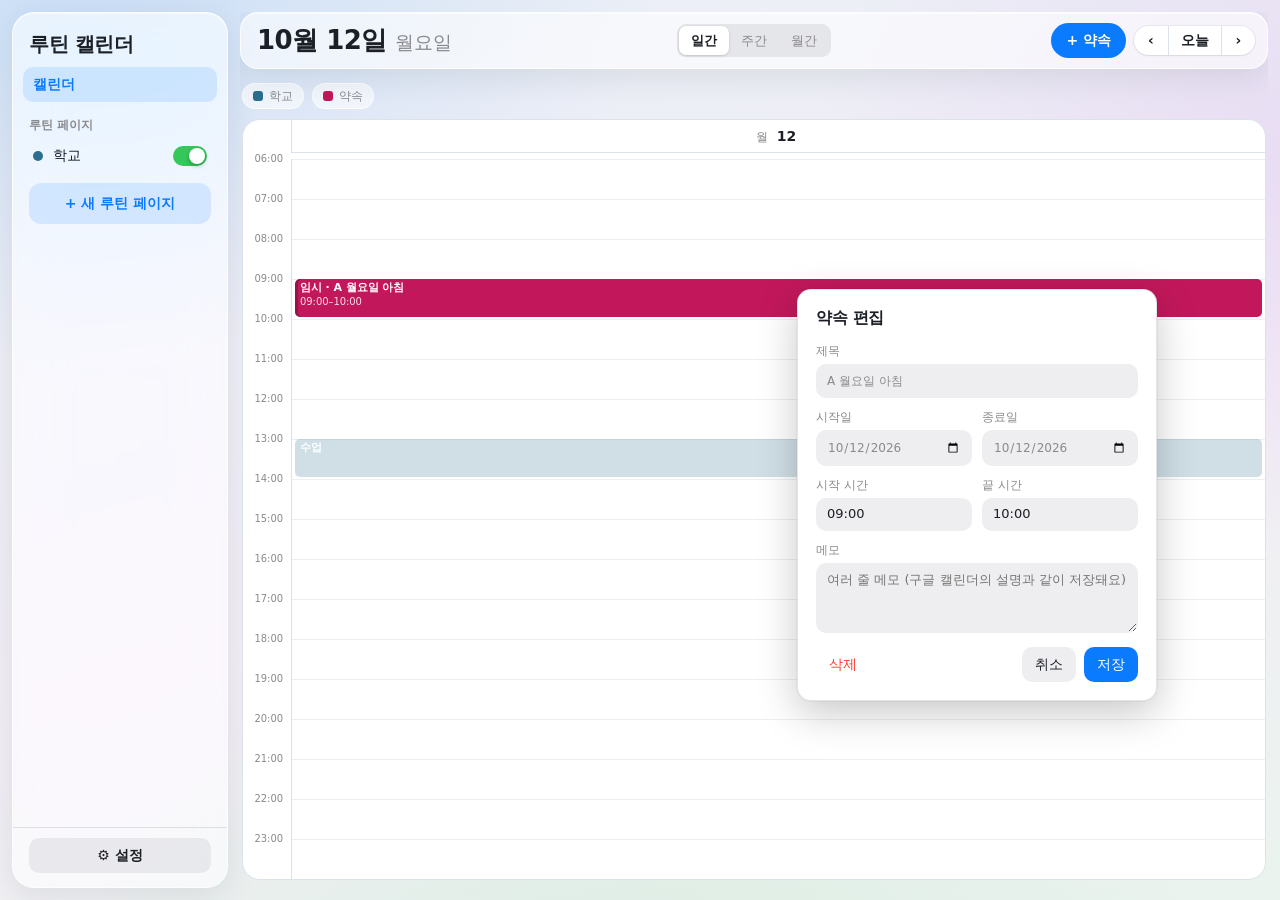
<file: tests/t-popover.html>
<!-- variants: s=wide@1400x900 s=narrow@600x800 -->
<!DOCTYPE html>
<html lang="ko"><head><meta charset="utf-8"><title>팝오버 배치</title>
<link rel="stylesheet" href="../styles.css"></head>
<body><div class="app" id="app"></div>
<script src="lib.js"></script>
<script>
// openPopover 규칙: 기준 사각형(클릭한 요소 → 클릭 지점) 순으로 오른쪽(r.right+10, 폭 360 이 vw-12 안에 들어가면) → 왼쪽(r.left-10-360 >= 12)
// → 둘 다 안 되면 지점 기준 오른쪽을 화면 안으로 클램프. 세로는 팝오버 위쪽을 기준점 상단에 맞추고, 아래가 부족하면 vh-12-높이 까지 올린다.
// 창 너비 720 이하(narrow 변형)는 팝오버 대신 하단 시트.
run(async()=>{
  seed({pages:[{id:'p1',name:'학교',color:0,active:true,colorByLabel:false,items:[{id:'i1',day:0,start:'13:00',end:'14:00',label:'수업'}]}],
    events:[{id:'A',title:'A 월요일 아침',startDate:'2026-10-12',endDate:'2026-10-12',startTime:'09:00',endTime:'10:00'},
            {id:'B',title:'B 일요일 아침',startDate:'2026-10-18',endDate:'2026-10-18',startTime:'09:00',endTime:'10:00'},
            {id:'C',title:'C 일요일 밤',startDate:'2026-10-18',endDate:'2026-10-18',startTime:'22:00',endTime:'23:00'}],
    settings:{defaultStart:'10:00',defaultDur:60,weekStart:'mon',dayStart:6,dayEnd:24}});
  await loadApp();
  const vw=innerWidth,vh=innerHeight,W=360,GAP=10,M=12;
  const pop=()=>document.querySelector('.md.pop');
  const closePop=async()=>{document.dispatchEvent(new KeyboardEvent('keydown',{key:'Escape'}));await sleep(30)};
  const clickAt=(el,x,y)=>el.dispatchEvent(new MouseEvent('click',{bubbles:true,clientX:x,clientY:y}));
  // 약속 블록은 onclick 이 아니라 pointerup(5px 미만 움직임)에서 편집기를 연다 → pointerdown + pointerup
  const tap=(el,x,y)=>['pointerdown','pointerup'].forEach(t=>el.dispatchEvent(new PointerEvent(t,{bubbles:true,cancelable:true,pointerId:1,pointerType:'mouse',button:0,clientX:x,clientY:y})));
  const blockOf=t=>[...document.querySelectorAll('.blk.evb')].find(b=>b.title.startsWith(t));
  const expectTop=(aTop,h)=>Math.max(M,Math.min(vh-M-h,aTop));
  const rectOf=el=>{const r=el.getBoundingClientRect();return {left:r.left,right:r.right,top:r.top,bottom:r.bottom,width:r.width,height:r.height}};

  // 주간: 2026-10-12 주
  RC.view.type='week';RC.view.weekStart=new Date(2026,9,12);RC.render();await sleep(30);
  log('viewport',{vw,vh});
  if(V==='narrow'){
    const b=blockOf('A');const r=rectOf(b);tap(b,r.left+5,r.top+5);await sleep(30);
    const md=document.querySelector('.ov .md');
    check('좁은 폭: 하단 시트(.pop 없음, .grab 있음)',!!md&&!md.classList.contains('pop')&&!!md.querySelector('.grab'),{vw});
    check('좁은 폭: 팝오버 없음',!pop());
    await closePop();check('Esc 로 시트 닫힘',!document.querySelector('.ov'));
    return;
  }
  check('전제: 데스크톱 폭(>720)',vw>720,{vw});

  // 1. 월요일 블록 → 오른쪽, 위쪽 모서리 = 블록 상단
  let b=blockOf('A'),r=rectOf(b);tap(b,r.left+10,r.top+10);await sleep(30);
  let p=pop(),pr=p&&rectOf(p);
  check('월요일 블록: 오른쪽',!!p&&p.dataset.side==='right'&&near(pr.left,r.right+GAP),{side:p&&p.dataset.side,left:pr&&pr.left,expect:r.right+GAP});
  check('월요일 블록: 위쪽 모서리 = 블록 상단',!!p&&near(pr.top,expectTop(r.top,pr.height)),{top:pr&&pr.top,expect:pr&&expectTop(r.top,pr.height)});
  check('팝오버 폭 360',!!p&&near(pr.width,W),pr&&pr.width);
  check('투명 오버레이(.ov.clear), 그랩 핸들 없음',!!document.querySelector('.ov.clear')&&!p.querySelector('.grab'));
  check('transform-origin 은 왼쪽 위',p.style.transformOrigin==='0px 0px',p.style.transformOrigin);
  await closePop();check('Esc 로 닫힘',!pop());

  // 2. 일요일 블록 → 오른쪽에 안 들어가 왼쪽
  b=blockOf('B');r=rectOf(b);tap(b,r.left+10,r.top+10);await sleep(30);p=pop();pr=rectOf(p);
  check('전제: 일요일 블록 오른쪽 자리 부족',r.right+GAP+W>vw-M,{right:r.right,vw});
  check('일요일 블록: 왼쪽',p.dataset.side==='left'&&near(pr.left,r.left-GAP-W),{side:p.dataset.side,left:pr.left,expect:r.left-GAP-W});
  check('일요일 블록: 상단 정렬',near(pr.top,expectTop(r.top,pr.height)),{top:pr.top,expect:expectTop(r.top,pr.height)});
  check('transform-origin 은 오른쪽 위',p.style.transformOrigin===W+'px 0px',p.style.transformOrigin);
  await closePop();

  // 3. 일요일 밤 블록 → 아래가 부족해 위로 밀림, 화면 안
  b=blockOf('C');r=rectOf(b);tap(b,r.left+10,r.top+10);await sleep(30);p=pop();pr=rectOf(p);
  check('전제: 블록 아래 공간 부족',r.top+pr.height>vh-M,{blockTop:r.top,h:pr.height,vh});
  check('일요일 밤: 위로 밀려 vh-12 에 맞춤',pr.top<r.top&&near(pr.top,vh-M-pr.height)&&pr.bottom<=vh-M+1,{top:pr.top,bottom:pr.bottom,blockTop:r.top,vh});
  check('일요일 밤: 여전히 왼쪽',p.dataset.side==='left');
  await closePop();

  // 4·5. 월간 칸 클릭 → 요소 없이 클릭 지점 기준 (첫 줄 첫 칸 = 오른쪽, 첫 줄 마지막 칸 = 왼쪽)
  RC.view.type='month';RC.view.ym='2026-10';RC.render();await sleep(30);
  const cells=[...document.querySelectorAll('.mgrid .day')];
  let cr=rectOf(cells[0]),x=cr.left+20,y=cr.top+20;clickAt(cells[0],x,y);await sleep(30);p=pop();pr=rectOf(p);
  check('월간 첫 칸: 클릭 지점 오른쪽·위',p.dataset.side==='right'&&near(pr.left,x+GAP)&&near(pr.top,expectTop(y,pr.height)),{left:pr.left,top:pr.top,x,y});
  await closePop();
  cr=rectOf(cells[6]);x=cr.right-20;y=cr.top+20;clickAt(cells[6],x,y);await sleep(30);p=pop();pr=rectOf(p);
  check('월간 마지막 칸: 클릭 지점 왼쪽',p.dataset.side==='left'&&near(pr.left,x-GAP-W),{left:pr.left,expect:x-GAP-W,x});
  await closePop();

  // 6. + 약속 버튼(오른쪽 상단) → 버튼 왼쪽, 버튼 상단에 맞춤
  const add=btn('+ 약속');const ar=rectOf(add);clickAt(add,ar.left+5,ar.top+5);await sleep(30);p=pop();pr=rectOf(p);
  check('+ 약속 버튼: 왼쪽 + 상단 정렬',p.dataset.side==='left'&&near(pr.left,ar.left-GAP-W)&&near(pr.top,expectTop(ar.top,pr.height)),{left:pr.left,expect:ar.left-GAP-W,top:pr.top,btnTop:ar.top});
  await closePop();

  // 7. 일간 뷰: 폭 전체 블록은 양쪽 다 안 들어가 클릭 지점 기준
  RC.view.type='day';RC.view.day='2026-10-12';RC.render();await sleep(30);
  b=blockOf('A');r=rectOf(b);x=Math.round((r.left+r.right)/2);y=r.top+10;tap(b,x,y);await sleep(30);p=pop();pr=rectOf(p);
  check('전제: 일간 블록은 좌우 어느 쪽에도 안 들어감',!(r.right+GAP+W<=vw-M||r.left-GAP-W>=M),{left:r.left,right:r.right,vw});
  check('일간 블록: 지점 오른쪽',p.dataset.side==='right'&&near(pr.left,Math.min(vw-M-W,Math.max(M,x+GAP)))&&near(pr.top,expectTop(y,pr.height)),{left:pr.left,x,top:pr.top,y});
  await closePop();

  // 8. 바깥 클릭으로 닫힘, 경고 박스로 높이가 바뀌어도 화면 안
  b=blockOf('A');r=rectOf(b);tap(b,r.left+10,r.top+10);await sleep(30);p=pop();
  const ov=document.querySelector('.ov.clear');ov.dispatchEvent(new MouseEvent('click',{bubbles:true}));await sleep(30);
  check('바깥 클릭으로 닫힘',!pop()&&!document.querySelector('.ov'));
  // 아래쪽 블록을 열고 끝 시간을 늘려 충돌 박스가 생겨도(학교 13~14시와 겹치게) 팝오버가 화면 안에 남는다
  RC.view.type='week';RC.view.weekStart=new Date(2026,9,12);RC.render();await sleep(30);
  b=blockOf('C');r=rectOf(b);tap(b,r.left+10,r.top+10);await sleep(30);p=pop();
  const sd=p.querySelector('input[type=date]');sd.value='2026-10-12';sd.dispatchEvent(new Event('input',{bubbles:true}));
  // 시간은 휠 피커(.tf 버튼): 첫 숫자는 필드에(피커를 열며 전달), 나머지는 피커에 키 입력
  const key=(el,k)=>el.dispatchEvent(new KeyboardEvent('keydown',{key:k,bubbles:true,cancelable:true}));
  const pk=()=>p.querySelector('.tpick');const tfs=p.querySelectorAll('.tf');
  key(tfs[0],'1');for(const ch of '230')key(pk(),ch);key(pk(),'Enter');
  key(tfs[1],'1');for(const ch of '330')key(pk(),ch);key(pk(),'Enter');await sleep(60);
  pr=rectOf(p);
  check('충돌 박스 생김',!!p.querySelector('.cfbox'));
  check('높이가 늘어도 화면 안(아래 12px 여백)',pr.bottom<=vh-M+1&&pr.top>=M-1,{top:pr.top,bottom:pr.bottom,vh});
  await closePop();
});
</script>
</body></html>
</file>
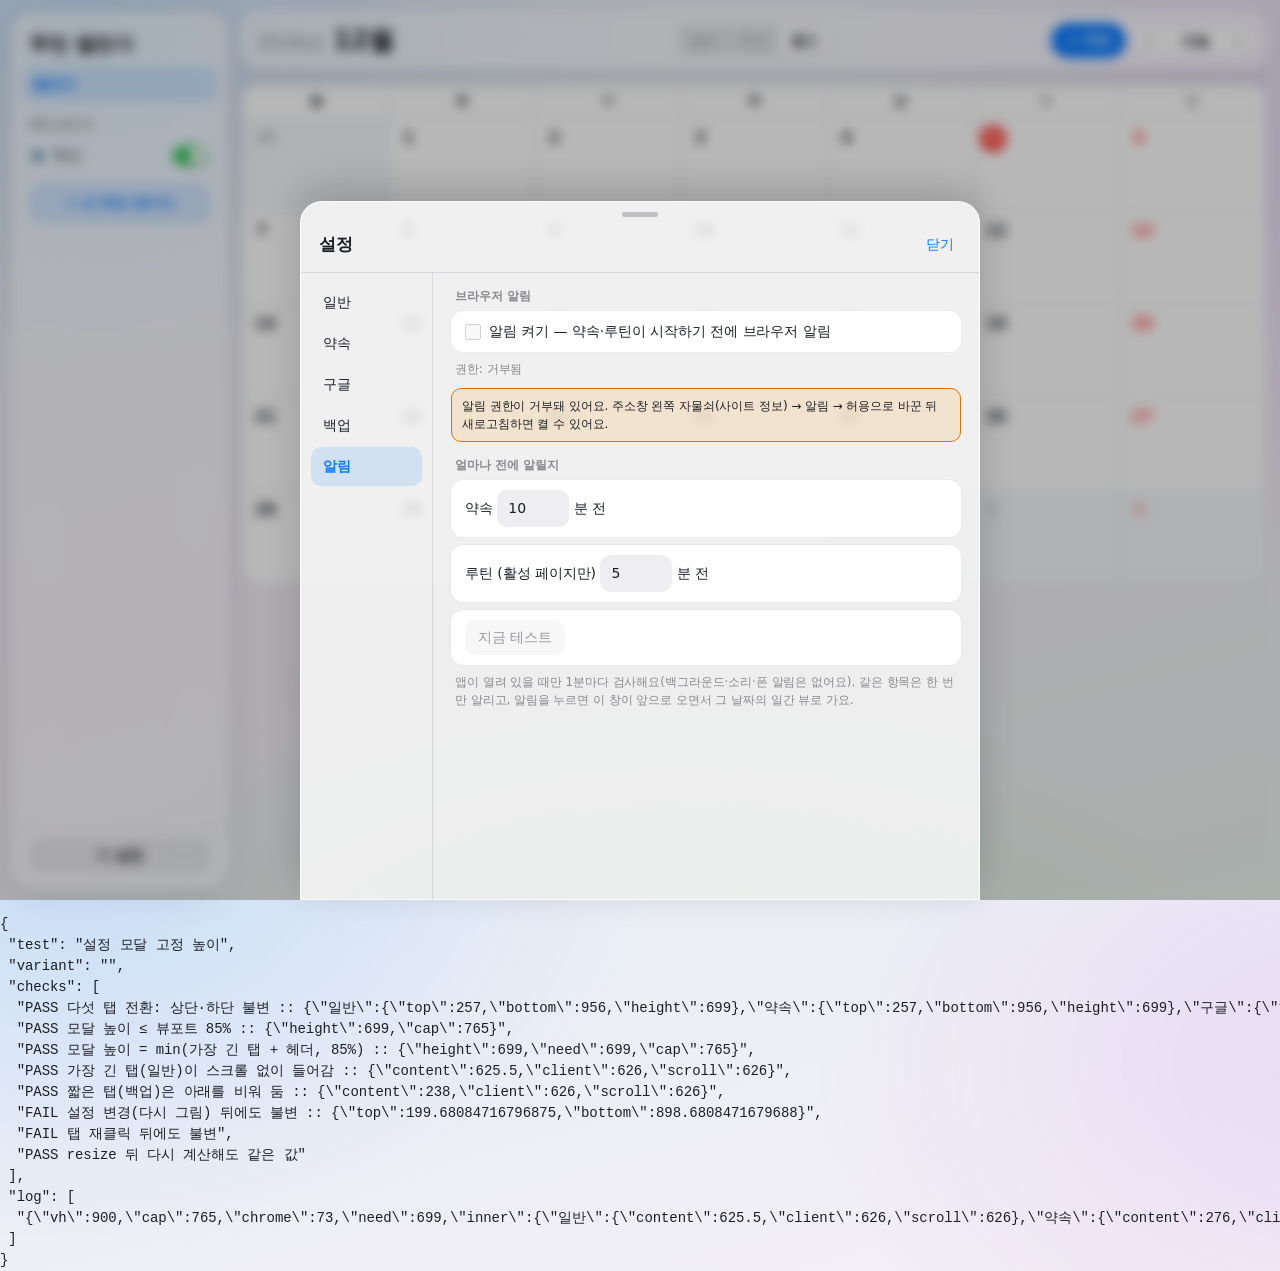
<file: tests/t-settings-height.html>
<!-- variants: s=wide@1400x1000 s=narrow@600x800 s=short@1400x500 -->
<!DOCTYPE html>
<html lang="ko"><head><meta charset="utf-8"><title>설정 모달 고정 높이</title>
<link rel="stylesheet" href="../styles.css"></head>
<body><div class="app" id="app"></div>
<script src="lib.js"></script>
<script>
// 다섯 탭(일반/약속/구글/백업/알림)을 전환해도 모달의 상단·하단이 움직이지 않아야 한다. 높이 = min(가장 긴 탭 내용 + 헤더 등, 뷰포트 85%).
// wide(1400×1000): 가장 긴 탭이 스크롤 없이 들어감. short(1400×500): 캡에 걸려 패널 안에서 스크롤. narrow(600×800): 하단 시트도 같은 규칙
run(async()=>{
  seed({pages:[{id:'p1',name:'학교',color:0,active:true,colorByLabel:false,items:[]}],events:[{id:'e1',title:'로컬',startDate:'2026-10-14',endDate:'2026-10-14',startTime:'10:00',endTime:'11:00'}],
    settings:{defaultStart:'10:00',defaultDur:60}});
  window.GOOGLE_CLIENT_ID='test-client'; // 구글 탭이 연결 버튼·안내까지 그리도록
  await loadApp();
  btn('⚙ 설정').click();await sleep(60);
  const md=()=>document.querySelector('.md.settings');
  const pane=()=>md().querySelector('.spane');
  const contentH=()=>{const p=pane(),pr=p.getBoundingClientRect();const bottom=[...p.children].reduce((m,c)=>Math.max(m,c.getBoundingClientRect().bottom+(parseFloat(getComputedStyle(c).marginBottom)||0)),pr.top);return bottom-pr.top+parseFloat(getComputedStyle(p).paddingBottom)}; // 패널 내용 높이 = 마지막 자식 바닥(+margin) + 아래 패딩 (scrollHeight 는 clientHeight 밑으로 안 내려가서 못 씀)
  const TABS=['일반','약속','구글','백업','알림'];
  const rects={},inner={};
  for(const t of TABS){btn(t).click();await sleep(20);const r=md().getBoundingClientRect();rects[t]={top:r.top,bottom:r.bottom,height:r.height};inner[t]={content:contentH(),client:pane().clientHeight,scroll:pane().scrollHeight}}
  const ref=rects['일반'];const cap=Math.floor(innerHeight*0.85);
  const chrome=ref.height-pane().getBoundingClientRect().height;
  const need=Math.ceil(Math.max(...TABS.map(t=>inner[t].content))+chrome);
  const tallest=TABS.reduce((a,t)=>inner[t].content>inner[a].content?t:a,TABS[0]);
  const shortest=TABS.reduce((a,t)=>inner[t].content<inner[a].content?t:a,TABS[0]);
  log({vh:innerHeight,cap,chrome,need,inner});
  check('다섯 탭 전환: 상단·하단 불변',TABS.every(t=>near(rects[t].top,ref.top,.5)&&near(rects[t].bottom,ref.bottom,.5)),rects);
  check('모달 높이 ≤ 뷰포트 85%',ref.height<=cap+1,{height:ref.height,cap});
  check('모달 높이 = min(가장 긴 탭 + 헤더, 85%)',near(ref.height,Math.min(need,cap),2),{height:ref.height,need,cap});
  if(need<=cap){
    check('가장 긴 탭('+tallest+')이 스크롤 없이 들어감',inner[tallest].content<=inner[tallest].client+1,inner[tallest]);
  }else{
    check('캡에 걸림: 가장 긴 탭('+tallest+')은 패널 안에서만 스크롤',inner[tallest].scroll>inner[tallest].client&&getComputedStyle(pane()).overflowY==='auto',inner[tallest]);
  }
  check('짧은 탭('+shortest+')은 아래를 비워 둠',inner[shortest].content<inner[shortest].client-8,inner[shortest]);
  if(V==='wide')check('전제: 넓은 창에서는 캡에 안 걸림',need<=cap,{need,cap});
  if(V==='short')check('전제: 작은 창에서는 캡에 걸림',need>cap&&near(ref.height,cap,1.5),{need,cap,height:ref.height});
  if(V==='narrow')check('하단 시트(.grab 있음)이고 바닥에 붙음',!!md().querySelector('.grab')&&near(ref.bottom,innerHeight,2),{bottom:ref.bottom,vh:innerHeight});
  // 값을 바꿔 패널이 다시 그려져도 높이 불변 (일반 탭 테마 세그먼트)
  btn('일반').click();await sleep(20);btn('다크').click();await sleep(30);
  const r2=md().getBoundingClientRect();
  check('설정 변경(다시 그림) 뒤에도 불변',near(r2.top,ref.top,.5)&&near(r2.bottom,ref.bottom,.5),{top:r2.top,bottom:r2.bottom});
  btn('시스템').click();await sleep(20);
  btn('알림').click();await sleep(20);btn('알림').click();await sleep(20);
  const r3=md().getBoundingClientRect();
  check('탭 재클릭 뒤에도 불변',near(r3.top,ref.top,.5)&&near(r3.bottom,ref.bottom,.5));
  dispatchEvent(new Event('resize'));await sleep(20);
  const r4=md().getBoundingClientRect();
  check('resize 뒤 다시 계산해도 같은 값',near(r4.height,ref.height,1));
});
</script>
</body></html>
</file>
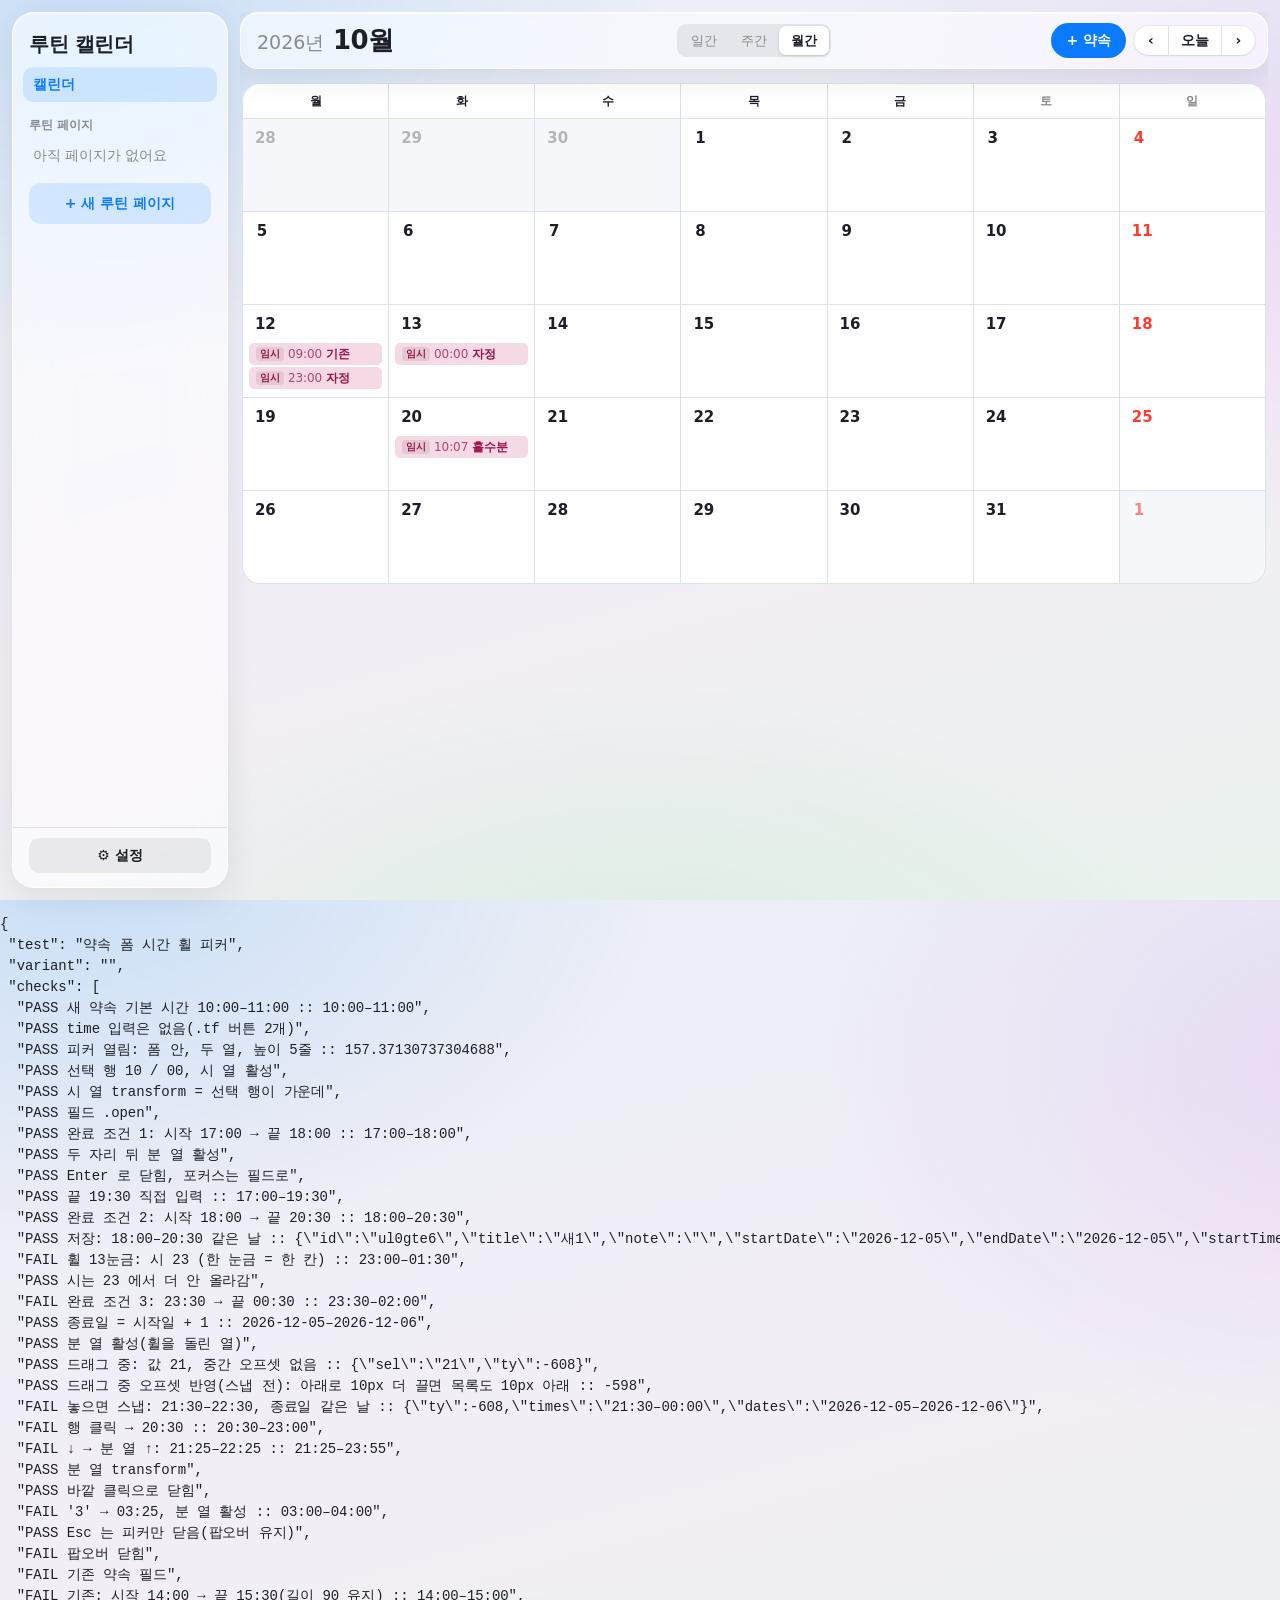
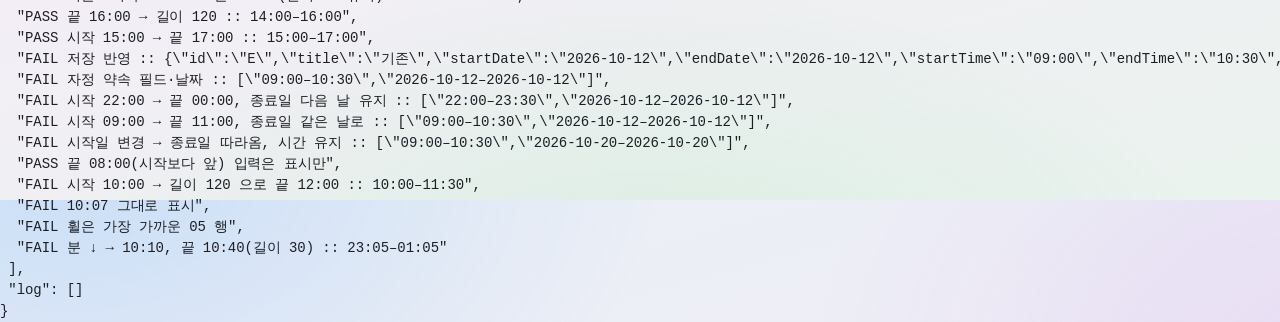
<file: tests/t-timepick.html>
<!DOCTYPE html>
<html lang="ko"><head><meta charset="utf-8"><title>약속 폼 시간 휠 피커</title>
<link rel="stylesheet" href="../styles.css"></head>
<body><div class="app" id="app"></div>
<script src="lib.js"></script>
<script>
// 약속 폼의 휠 피커(열기·조작·닫기)와 길이 유지 규칙. 키 입력은 KeyboardEvent 를 필드/피커에 직접 보낸다
run(async()=>{
  seed({pages:[],events:[
      {id:'E',title:'기존',startDate:'2026-10-12',endDate:'2026-10-12',startTime:'09:00',endTime:'10:30'},
      {id:'X',title:'자정',startDate:'2026-10-12',endDate:'2026-10-13',startTime:'23:00',endTime:'01:00'},
      {id:'O',title:'홀수분',startDate:'2026-10-20',endDate:'2026-10-20',startTime:'10:07',endTime:'10:37'}],
    settings:{defaultStart:'10:00',defaultDur:60,weekStart:'mon',dayStart:6,dayEnd:24}});
  await loadApp();
  RC.view.type='month';RC.view.ym='2026-10';RC.render();await sleep(20);
  const TROW=32;
  const md=()=>document.querySelector('.md:not(.settings)');
  const tf=()=>[...md().querySelectorAll('.tf')]; // [시작, 끝]
  const times=()=>tf().map(f=>f.textContent).join('–');
  const dates=()=>[...md().querySelectorAll('input[type=date]')].map(i=>i.value).join('–');
  const pick=()=>md()&&md().querySelector('.tpick');
  const key=(el,k)=>el.dispatchEvent(new KeyboardEvent('keydown',{key:k,bubbles:true,cancelable:true}));
  const typeOn=(field,str)=>{key(field,str[0]);for(const ch of str.slice(1))key(pick(),ch)}; // 첫 키는 필드(피커를 열며 전달), 나머지는 피커
  const wheelOf=col=>pick().querySelector(`.wheel[data-col=${col}]`);
  const selOf=col=>{const r=wheelOf(col).querySelector('.wrow.on');return r?r.textContent:null};
  const tyOf=col=>parseFloat((/translateY\((-?[\d.]+)px\)/.exec(wheelOf(col).querySelector('.wlist').style.transform)||[])[1]);
  const spin=(col,n)=>{for(let i=0;i<Math.abs(n);i++)wheelOf(col).dispatchEvent(new WheelEvent('wheel',{deltaY:n>0?100:-100,bubbles:true,cancelable:true}))};
  const pev=(type,el,y,extra)=>el.dispatchEvent(new PointerEvent(type,Object.assign({bubbles:true,cancelable:true,pointerId:1,pointerType:'mouse',button:0,clientX:el.getBoundingClientRect().left+20,clientY:y},extra||{})));
  const shift=(d,n)=>{const x=RC.parse(d);x.setDate(x.getDate()+n);return RC.ymd(x)};
  const closePopover=async()=>{document.dispatchEvent(new KeyboardEvent('keydown',{key:'Escape'}));await sleep(30)};
  const chip=t=>[...document.querySelectorAll('.mgrid .ev')].find(e=>e.textContent.includes(t));

  // 1. 새 약속: 기본 10:00 + 60분. 시작 필드 클릭 → 피커
  btn('+ 약속').click();await sleep(30);
  check('새 약속 기본 시간 10:00–11:00',times()==='10:00–11:00',times());
  check('time 입력은 없음(.tf 버튼 2개)',md().querySelectorAll('input[type=time]').length===0&&tf().length===2);
  tf()[0].click();await sleep(10);
  check('피커 열림: 폼 안, 두 열, 높이 5줄',!!pick()&&md().contains(pick())&&pick().querySelectorAll('.wheel').length===2&&near(pick().getBoundingClientRect().height,TROW*5,3),pick()&&pick().getBoundingClientRect().height);
  check('선택 행 10 / 00, 시 열 활성',selOf('h')==='10'&&selOf('m')==='00'&&wheelOf('h').classList.contains('act'));
  check('시 열 transform = 선택 행이 가운데',near(tyOf('h'),(2-10)*TROW));
  check('필드 .open',tf()[0].classList.contains('open'));
  // 2. 숫자 타이핑: 1,7 → 17:00, 끝 18:00 (길이 60 유지). 분 열로 넘어감
  key(pick(),'1');key(pick(),'7');
  check('완료 조건 1: 시작 17:00 → 끝 18:00',times()==='17:00–18:00',times());
  check('두 자리 뒤 분 열 활성',wheelOf('m').classList.contains('act')&&selOf('h')==='17');
  key(pick(),'Enter');await sleep(10);
  check('Enter 로 닫힘, 포커스는 필드로',!pick()&&document.activeElement===tf()[0]&&!tf()[0].classList.contains('open'));
  // 3. 끝을 19:30 으로 → 길이 150. 시작 18:00 → 끝 20:30
  typeOn(tf()[1],'1930');key(pick(),'Enter');
  check('끝 19:30 직접 입력',times()==='17:00–19:30',times());
  typeOn(tf()[0],'18');key(pick(),'Enter');
  check('완료 조건 2: 시작 18:00 → 끝 20:30',times()==='18:00–20:30',times());
  // 4. 저장 → 로컬 약속
  const sd0=dates().split('–')[0];
  const ti=md().querySelector('input[type=text]');ti.value='새1';ti.dispatchEvent(new Event('input',{bubbles:true}));btn('추가').click();await sleep(30);
  const n1=RC.S.events.find(e=>e.title==='새1');
  check('저장: 18:00–20:30 같은 날',!!n1&&n1.startTime==='18:00'&&n1.endTime==='20:30'&&n1.startDate===sd0&&n1.endDate===sd0,n1);
  // 5. 휠로 23:30 → 끝 00:30 + 종료일 다음 날 (새 약속, 길이 60)
  btn('+ 약속').click();await sleep(30);tf()[0].click();await sleep(10);
  const sd=dates().split('–')[0];
  spin('h',13);
  check('휠 13눈금: 시 23 (한 눈금 = 한 칸)',selOf('h')==='23'&&times()==='23:00–00:00',times());
  spin('h',3);check('시는 23 에서 더 안 올라감',selOf('h')==='23');
  spin('m',6);
  check('완료 조건 3: 23:30 → 끝 00:30',times()==='23:30–00:30',times());
  check('종료일 = 시작일 + 1',dates()===sd+'–'+shift(sd,1),dates());
  check('분 열 활성(휠을 돌린 열)',wheelOf('m').classList.contains('act'));
  // 6. 드래그: 시 열을 2칸 아래로 끌어 올림(값 −2) → 21, 스냅 transform. 끝 22:30 같은 날로 복귀
  let w=wheelOf('h'),r=w.getBoundingClientRect(),y0=r.top+r.height/2;
  pev('pointerdown',w,y0);pev('pointermove',w,y0+TROW);pev('pointermove',w,y0+2*TROW);
  check('드래그 중: 값 21, 중간 오프셋 없음',selOf('h')==='21'&&near(tyOf('h'),(2-21)*TROW),{sel:selOf('h'),ty:tyOf('h')});
  pev('pointermove',w,y0+2*TROW+10);
  check('드래그 중 오프셋 반영(스냅 전): 아래로 10px 더 끌면 목록도 10px 아래',near(tyOf('h'),(2-21)*TROW+10),tyOf('h'));
  pev('pointerup',w,y0+2*TROW+10);
  check('놓으면 스냅: 21:30–22:30, 종료일 같은 날',near(tyOf('h'),(2-21)*TROW)&&times()==='21:30–22:30'&&dates()===sd+'–'+sd,{ty:tyOf('h'),times:times(),dates:dates()});
  // 7. 행 클릭(5px 미만): 가운데 한 칸 위 행 → 20
  w=wheelOf('h');r=w.getBoundingClientRect();pev('pointerdown',w,r.top+1.5*TROW);pev('pointerup',w,r.top+1.5*TROW+2);
  check('행 클릭 → 20:30',selOf('h')==='20'&&times()==='20:30–21:30',times());
  // 8. 화살표: ↓ → 21, → 분 열, ↑ → 25
  key(pick(),'ArrowDown');key(pick(),'ArrowRight');key(pick(),'ArrowUp');
  check('↓ → 분 열 ↑: 21:25–22:25',times()==='21:25–22:25'&&wheelOf('m').classList.contains('act'),times());
  check('분 열 transform',near(tyOf('m'),(2-5)*TROW));
  // 9. 바깥 클릭(제목 입력) → 피커 닫힘
  md().querySelector('input[type=text]').dispatchEvent(new PointerEvent('pointerdown',{bubbles:true,pointerId:1}));await sleep(10);
  check('바깥 클릭으로 닫힘',!pick()&&!tf()[0].classList.contains('open'));
  // 10. 첫 자리 3 이상은 즉시 시 확정 + 분 열
  typeOn(tf()[0],'3');
  check("'3' → 03:25, 분 열 활성",times()==='03:25–04:25'&&wheelOf('m').classList.contains('act'),times());
  key(pick(),'Escape');
  check('Esc 는 피커만 닫음(팝오버 유지)',!pick()&&!!md());
  await closePopover();check('팝오버 닫힘',!md());
  // 11. 기존 약속 09:00–10:30 (길이 90): 시작 14 → 끝 15:30, 끝 16:00 → 길이 120, 시작 15 → 끝 17:00
  chip('기존').click();await sleep(30);
  check('기존 약속 필드',times()==='09:00–10:30');
  typeOn(tf()[0],'14');key(pick(),'Enter');check('기존: 시작 14:00 → 끝 15:30(길이 90 유지)',times()==='14:00–15:30',times());
  typeOn(tf()[1],'1600');key(pick(),'Enter');check('끝 16:00 → 길이 120',times()==='14:00–16:00',times());
  typeOn(tf()[0],'15');key(pick(),'Enter');check('시작 15:00 → 끝 17:00',times()==='15:00–17:00',times());
  btn('저장').click();await sleep(30);
  const E=RC.S.events.find(e=>e.id==='E');check('저장 반영',E.startTime==='15:00'&&E.endTime==='17:00',E);
  // 12. 자정 넘김 약속(23:00 → 다음 날 01:00, 길이 120): 시작 22 → 끝 00:00 다음 날 유지, 시작 09 → 끝 11:00 같은 날
  chip('자정').click();await sleep(30);
  check('자정 약속 필드·날짜',times()==='23:00–01:00'&&dates()==='2026-10-12–2026-10-13',[times(),dates()]);
  typeOn(tf()[0],'22');key(pick(),'Enter');
  check('시작 22:00 → 끝 00:00, 종료일 다음 날 유지',times()==='22:00–00:00'&&dates()==='2026-10-12–2026-10-13',[times(),dates()]);
  typeOn(tf()[0],'09');key(pick(),'Enter');
  check('시작 09:00 → 끝 11:00, 종료일 같은 날로',times()==='09:00–11:00'&&dates()==='2026-10-12–2026-10-12',[times(),dates()]);
  // 13. 시작일을 바꿔도 길이 유지(종료일 따라옴)
  const sdI=md().querySelector('input[type=date]');sdI.value='2026-10-20';sdI.dispatchEvent(new Event('input',{bubbles:true}));
  check('시작일 변경 → 종료일 따라옴, 시간 유지',dates()==='2026-10-20–2026-10-20'&&times()==='09:00–11:00',[times(),dates()]);
  // 14. 끝 시간을 시작보다 앞으로 두면(0 이하) 길이 기준은 바꾸지 않음
  typeOn(tf()[1],'0800');key(pick(),'Enter');
  check('끝 08:00(시작보다 앞) 입력은 표시만',times()==='09:00–08:00');
  typeOn(tf()[0],'10');key(pick(),'Enter');
  check('시작 10:00 → 길이 120 으로 끝 12:00',times()==='10:00–12:00',times());
  await closePopover();
  // 15. 5분 단위가 아닌 값: 가장 가까운 행을 보여주고 건드리기 전까지 값 유지
  chip('홀수분').click();await sleep(30);
  check('10:07 그대로 표시',times()==='10:07–10:37');
  tf()[0].click();await sleep(10);
  check('휠은 가장 가까운 05 행',selOf('h')==='10'&&selOf('m')==='05'&&times()==='10:07–10:37');
  key(pick(),'ArrowRight');key(pick(),'ArrowDown');
  check('분 ↓ → 10:10, 끝 10:40(길이 30)',times()==='10:10–10:40',times());
  await closePopover();
});
</script>
</body></html>
</file>
<file: styles.css>
/* ---------- 토큰: 라이트 ---------- */
:root{
  --font:-apple-system,BlinkMacSystemFont,"SF Pro Text","SF Pro Display","Segoe UI Variable Text","Segoe UI","Apple SD Gothic Neo","Pretendard Variable","Pretendard","Malgun Gothic",system-ui,sans-serif;
  color-scheme:light dark;
  /* 배경 그라데이션 */
  --bg0:#E9EFF6; --bg1:#F3EEF6; --bg2:#EAF3EE;
  --blob1:rgba(10,122,255,.14); --blob2:rgba(175,82,222,.12); --blob3:rgba(52,199,89,.10);
  /* 유리 패널 (사이드바·상단바·모달·토스트·팝오버) */
  --glass:rgba(255,255,255,.58); --glass-strong:rgba(255,255,255,.78); --glass-line:rgba(255,255,255,.72);
  --glass-shadow:0 8px 32px rgba(31,45,61,.10),0 1px 0 rgba(255,255,255,.6) inset;
  /* 불투명 패널 (캘린더 격자·표) */
  --bg:#EEF2F6; --panel:#FFFFFF; --panel-hover:#F2F5F9; --panel-dim:#F5F7FA; --grid-line:#DCE2E9;
  --ink:#1C1F26; --muted:#6E7681; --line:rgba(60,70,90,.14); --hover:rgba(60,70,90,.08);
  --field:rgba(118,118,128,.12); --field-hover:rgba(118,118,128,.20);
  --accent:#0A7AFF; --accent-ink:#FFFFFF; --accent-tint:rgba(10,122,255,.13);
  --warn:#D9730D; --warn-bg:rgba(255,149,0,.14); --danger:#E5343A; --green:#34C759; --today:#E3EEFF;
  --toast-bg:rgba(28,28,30,.88); --seg-sel:#FFFFFF;
  /* 페이지 색 (기능: 페이지 구분) */
  --p0:#2B6E8F; --p1:#5F7F3A; --p2:#8C4F9E; --p3:#B0562F; --p4:#3D7C74; --p5:#7A6A2F;
  /* 약속 색 팔레트 (루틴 팔레트와 겹치지 않게: 핑크·레드·인디고·슬레이트·브라운·차콜) */
  --e0:#C2185B; --e1:#C62828; --e2:#3949AB; --e3:#546E7A; --e4:#6D4C41; --e5:#1F2933;
  --r-sm:8px; --r-md:12px; --r-lg:18px; --r-xl:22px;
  --blur:blur(24px) saturate(180%);
  --px:44px; /* 시간당 높이. fitGrids() 가 그리드마다 덮어쓴다 */
  box-sizing:border-box; padding-top:env(safe-area-inset-top,0px); padding-bottom:env(safe-area-inset-bottom,0px);
}
/* ---------- 토큰: 다크 ---------- */
@media (prefers-color-scheme: dark){ :root:not([data-theme="light"]){
  --bg0:#0B1016; --bg1:#141A24; --bg2:#0F1A1A;
  --blob1:rgba(10,132,255,.22); --blob2:rgba(191,90,242,.16); --blob3:rgba(48,209,88,.12);
  --glass:rgba(26,31,38,.60); --glass-strong:rgba(26,31,38,.82); --glass-line:rgba(255,255,255,.09);
  --glass-shadow:0 8px 32px rgba(0,0,0,.38),0 1px 0 rgba(255,255,255,.05) inset;
  --bg:#0F141A; --panel:#1B2129; --panel-hover:#232A33; --panel-dim:#171C23; --grid-line:#2B333D;
  --ink:#F2F4F7; --muted:#8F99A5; --line:rgba(255,255,255,.10); --hover:rgba(255,255,255,.07);
  --field:rgba(118,118,128,.24); --field-hover:rgba(118,118,128,.34);
  --accent:#0A84FF; --accent-ink:#FFFFFF; --accent-tint:rgba(10,132,255,.20);
  --warn:#FF9F0A; --warn-bg:rgba(255,159,10,.16); --danger:#FF453A; --green:#30D158; --today:#1E3350;
  --toast-bg:rgba(58,58,60,.88); --seg-sel:#3A3F47;
  --p0:#5FA3C4; --p1:#9BBF6A; --p2:#C48AD6; --p3:#E08A63; --p4:#6FB8AE; --p5:#C4AE5C;
  --e0:#F06292; --e1:#EF5350; --e2:#7986CB; --e3:#90A4AE; --e4:#A1887F; --e5:#CFD8DC;
}}
:root[data-theme="dark"]{
  color-scheme:dark;
  --bg0:#0B1016; --bg1:#141A24; --bg2:#0F1A1A;
  --blob1:rgba(10,132,255,.22); --blob2:rgba(191,90,242,.16); --blob3:rgba(48,209,88,.12);
  --glass:rgba(26,31,38,.60); --glass-strong:rgba(26,31,38,.82); --glass-line:rgba(255,255,255,.09);
  --glass-shadow:0 8px 32px rgba(0,0,0,.38),0 1px 0 rgba(255,255,255,.05) inset;
  --bg:#0F141A; --panel:#1B2129; --panel-hover:#232A33; --panel-dim:#171C23; --grid-line:#2B333D;
  --ink:#F2F4F7; --muted:#8F99A5; --line:rgba(255,255,255,.10); --hover:rgba(255,255,255,.07);
  --field:rgba(118,118,128,.24); --field-hover:rgba(118,118,128,.34);
  --accent:#0A84FF; --accent-ink:#FFFFFF; --accent-tint:rgba(10,132,255,.20);
  --warn:#FF9F0A; --warn-bg:rgba(255,159,10,.16); --danger:#FF453A; --green:#30D158; --today:#1E3350;
  --toast-bg:rgba(58,58,60,.88); --seg-sel:#3A3F47;
  --p0:#5FA3C4; --p1:#9BBF6A; --p2:#C48AD6; --p3:#E08A63; --p4:#6FB8AE; --p5:#C4AE5C;
  --e0:#F06292; --e1:#EF5350; --e2:#7986CB; --e3:#90A4AE; --e4:#A1887F; --e5:#CFD8DC;
}
:root[data-theme="light"]{color-scheme:light}

/* ---------- 기본 ---------- */
html{scroll-padding-top:env(safe-area-inset-top,0px);height:100%}
*{box-sizing:border-box}
body{margin:0;height:100%;color:var(--ink);font:14px/1.5 var(--font);letter-spacing:-.005em;-webkit-font-smoothing:antialiased;
  background:
    radial-gradient(900px 600px at 6% -4%,var(--blob1),transparent 65%),
    radial-gradient(800px 600px at 104% 18%,var(--blob2),transparent 65%),
    radial-gradient(900px 520px at 50% 112%,var(--blob3),transparent 65%),
    linear-gradient(165deg,var(--bg0) 0%,var(--bg1) 58%,var(--bg2) 100%);
  background-color:var(--bg)}
button,input,select{font:inherit;color:inherit}
button{cursor:pointer;border:1px solid transparent;background:var(--field);border-radius:10px;padding:6px 12px;font-weight:500;transition:background .15s,transform .08s,filter .15s}
button:hover{background:var(--field-hover)}
button:active{transform:scale(.97)}
button.primary{background:var(--accent);color:var(--accent-ink)}
button.primary:hover{filter:brightness(1.07);background:var(--accent)}
button.quiet{background:transparent;color:var(--accent)}
button.quiet:hover{background:var(--accent-tint)}
input,select{border:1px solid transparent;background:var(--field);border-radius:10px;padding:7px 10px}
input:focus,select:focus,button:focus-visible{outline:2px solid var(--accent);outline-offset:1px}
::-webkit-scrollbar{width:10px;height:10px}
::-webkit-scrollbar-track{background:transparent}
::-webkit-scrollbar-thumb{background:rgba(120,120,128,.38);border-radius:8px;border:3px solid transparent;background-clip:padding-box}
::-webkit-scrollbar-thumb:hover{background:rgba(120,120,128,.55);border:3px solid transparent;background-clip:padding-box}

/* ---------- 레이아웃: 유리 사이드바 + 유리 상단바 ---------- */
.app{display:flex;height:100%;min-height:0;padding:12px;gap:12px}
.side{width:240px;flex:none;display:flex;flex-direction:column;overflow:hidden;
  background:var(--glass);-webkit-backdrop-filter:var(--blur);backdrop-filter:var(--blur);
  border:1px solid var(--glass-line);border-radius:var(--r-xl);box-shadow:var(--glass-shadow)}
.side h1{font-size:17px;font-weight:700;letter-spacing:-.02em;margin:0;padding:18px 18px 10px}
.nav{list-style:none;margin:0;padding:0 10px}
.nav li{display:flex;align-items:center;gap:10px;padding:8px 10px;border-radius:10px;cursor:pointer;transition:background .12s}
.nav li:hover{background:var(--hover)}
.nav li.sel{background:var(--accent-tint);color:var(--accent);font-weight:600}
.nav li .dot{width:10px;height:10px;border-radius:50%;flex:none;opacity:.35}
.nav li.on .dot{opacity:1}
.nav li .nm{flex:1;min-width:0;overflow:hidden;text-overflow:ellipsis;white-space:nowrap}
.sw{flex:none;width:34px;height:20px;border-radius:10px;background:rgba(120,120,128,.32);position:relative;transition:background .2s}
.on>.sw{background:var(--green)}
.sw::after{content:"";position:absolute;top:2px;left:2px;width:16px;height:16px;border-radius:50%;background:#fff;box-shadow:0 2px 4px rgba(0,0,0,.25);transition:left .2s}
.on>.sw::after{left:16px}
.tg{display:inline-flex;align-items:center;gap:8px;padding:5px 8px 5px 4px;border:0;background:transparent;border-radius:10px;font-size:13px;font-weight:500;color:var(--ink)}
.tg:hover{background:var(--hover)}
.side .sec{padding:16px 18px 6px;color:var(--muted);font-size:12px;font-weight:600}
.side .add{margin:10px 16px 18px;background:var(--accent-tint);color:var(--accent);font-weight:600;border-radius:12px;padding:9px 12px}
.side .add:hover{filter:brightness(.96)}
.snav{flex:1;min-height:0;overflow:auto;display:flex;flex-direction:column} /* 스크롤 영역 */
.side .foot{flex:none;padding:10px 16px 14px;border-top:1px solid var(--line)} /* 설정 버튼: 항상 보이는 하단 고정 */
.side .foot button{width:100%;font-weight:600}
.seg{display:flex;gap:2px;padding:3px;border-radius:10px;background:var(--field)}
.seg button{flex:1;padding:5px 0;border:0;border-radius:8px;background:transparent;font-size:12px;font-weight:500;color:var(--muted)}
.seg button:hover{background:var(--hover);color:var(--ink)}
.seg button.sel{background:var(--seg-sel);color:var(--ink);font-weight:600;box-shadow:0 1px 3px rgba(0,0,0,.14)}
.main{flex:1;min-width:0;display:flex;flex-direction:column;overflow:hidden;gap:12px}
.bar{display:flex;align-items:center;gap:8px;padding:10px 14px;
  background:var(--glass);-webkit-backdrop-filter:var(--blur);backdrop-filter:var(--blur);
  border:1px solid var(--glass-line);border-radius:var(--r-lg);box-shadow:var(--glass-shadow)}
.bar h2{font-size:17px;font-weight:700;letter-spacing:-.02em;margin:0 8px 0 0}
.bar .sp{flex:1}
.bar .seg{flex:none}
.bar .seg button{flex:none;padding:5px 12px}
.body{flex:1;min-height:0;overflow:auto;padding:2px 2px 6px}

/* ---------- 월간 (불투명 격자) ---------- */
.mgrid{display:grid;grid-template-columns:repeat(7,minmax(0,1fr));gap:1px;background:var(--grid-line);border:1px solid var(--grid-line);border-radius:var(--r-lg);overflow:hidden;min-width:560px}
.mgrid .hd{background:var(--panel);padding:8px 10px;color:var(--muted);font-size:12px;font-weight:600}
.mgrid .day{background:var(--panel);min-height:92px;min-width:0;padding:6px 6px 8px;cursor:pointer;position:relative;transition:background .12s}
.mgrid .day:hover{background:var(--panel-hover)}
.mgrid .day.out{color:var(--muted);background:var(--panel-dim)}
.mgrid .day.out .n{opacity:.6}
.mgrid .day.today .n{background:var(--accent);color:var(--accent-ink);font-weight:700}
.mgrid .day .n{display:inline-block;min-width:24px;text-align:center;border-radius:12px;font-size:12px;padding:2px 5px;margin-bottom:3px;font-weight:600;font-variant-numeric:tabular-nums}
.mgrid .day.sun .n{color:var(--danger)}
.ev{font-size:12px;padding:2px 7px;border-radius:6px;background:var(--e0);color:#fff;white-space:nowrap;overflow:hidden;text-overflow:ellipsis;margin-top:2px;cursor:pointer;display:flex;gap:4px;align-items:center;font-variant-numeric:tabular-nums;transition:filter .12s}
.ev:hover{filter:brightness(1.08)}
.ev .cf{width:6px;height:6px;border-radius:50%;background:var(--warn);flex:none}
.ev .t{opacity:.85;flex:none}
.ev .ti{overflow:hidden;text-overflow:ellipsis;min-width:0} /* 시간(.t)은 유지, 제목만 말줄임 */
/* 종일은 날짜 상단 한 줄. 구글/로컬 구분 없이 같은 약속 색으로 채움 */
.ev.allday{justify-content:center;font-weight:500}
.ev .tag{flex:none;font-size:10px;line-height:1.4;padding:0 4px;border-radius:4px;background:rgba(255,255,255,.85);color:#7a4a00;font-weight:600} /* 미연결 상태의 로컬 임시 약속 */

/* ---------- 주간 (불투명 격자·블록) ---------- */
.wwrap{overflow:auto}
.wgrid{display:grid;grid-template-columns:48px repeat(7,minmax(0,1fr));min-width:580px; /* 열당 76px 미만이면 가로 스크롤 (48 + 7×76). 900px 창에서 사이드바를 빼고도 폭에 맞는 값 */border:1px solid var(--grid-line);border-radius:var(--r-lg);overflow:hidden;background:var(--panel)}
.wgrid .whd{min-width:0;padding:8px 4px;text-align:center;color:var(--muted);font-size:12px;font-weight:600;border-bottom:1px solid var(--grid-line);border-left:1px solid var(--grid-line)}
.wgrid .whd:first-child{border-left:0;border-bottom:0} /* 시간 축 열에는 가로선 없음 */
.wgrid.dgrid{min-width:0} /* 일간: 컬럼 하나 */
.wgrid .whd.today{color:var(--accent);font-weight:700}
.wgrid .tcol{position:relative;min-width:0;border-left:1px solid var(--grid-line);touch-action:none;cursor:crosshair} /* 빈 시간 드래그로 약속 생성 */
.wgrid .tcol.first{cursor:default}
.wgrid .blk.rt{opacity:var(--routine-alpha,.22);cursor:default} /* 루틴은 배경 */
.wgrid .tcol.first{border-left:0}
.hrline{position:absolute;left:0;right:0;border-top:1px solid var(--grid-line);opacity:.7}
.hrlab{position:absolute;right:6px;transform:translateY(-8px);font-size:11px;color:var(--muted);font-variant-numeric:tabular-nums}
.blk{position:absolute;left:3px;right:3px;border-radius:7px;padding:3px 6px;font-size:11px;line-height:1.25;overflow:hidden;color:#fff;opacity:1;font-variant-numeric:tabular-nums}
.blk .l{font-weight:600;white-space:nowrap;overflow:hidden;text-overflow:ellipsis}
.blk.evb{opacity:1;left:auto;width:calc(100% - 6px);z-index:2;cursor:pointer;transition:filter .12s} /* 약속: 설정의 약속 색으로 채움 (배경·글자색은 인라인) */
.blk.evb:hover{filter:brightness(1.08)}
.blk.evb.cf{box-shadow:inset 0 0 0 2px var(--warn)} /* 활성 루틴과 겹침 */
.blk.evb.ghost{opacity:.6;pointer-events:none;border:1.5px dashed #fff}
/* 자정을 넘긴 일정·루틴의 두 조각: 첫날은 위만, 다음 날은 아래만 둥글게 */
.blk.seg-head{border-bottom-left-radius:0;border-bottom-right-radius:0}
.blk.seg-tail{border-top-left-radius:0;border-top-right-radius:0}
.blk.seg-mid{border-radius:0}
/* 접힌 띠: 설정 범위 밖 시간대. 클릭하면 펼침/접힘 */
.band{grid-column:1/-1;font-size:11px;line-height:1.3;color:var(--muted);padding:3px 10px;text-align:center;background:var(--panel-dim);border-top:1px solid var(--grid-line);border-bottom:1px solid var(--grid-line);cursor:pointer;user-select:none;min-width:0}
.band:hover{background:var(--panel-hover)}
.band.empty{padding:0;height:6px;font-size:0}
.band.open{background:var(--accent-tint);color:var(--accent)}
.egrid .blk.tail{cursor:pointer}
.wgrid .wad{min-width:0;padding:3px 4px;border-bottom:1px solid var(--grid-line);border-left:1px solid var(--grid-line);min-height:24px;font-size:11px}
.wgrid .wad.lab{border-left:0;border-bottom:0;color:var(--muted);text-align:right;padding-right:6px;font-size:11px}
.wgrid .wad .ev{margin:1px 0}
.legend{display:flex;flex-wrap:wrap;gap:8px;margin:0 0 10px;font-size:12px;color:var(--muted)}
.legend span{display:inline-flex;align-items:center;gap:6px;padding:3px 10px;border-radius:999px;background:var(--glass);border:1px solid var(--glass-line)}
.legend i{width:10px;height:10px;border-radius:3px;display:inline-block}

/* ---------- 편집 그리드 (드래그로 그리기) ---------- */
.egwrap{overflow:auto;margin-bottom:14px}
.egrid{position:relative;display:grid;grid-template-columns:44px repeat(7,minmax(0,1fr));min-width:576px; /* 44 + 7×76 */border:1px solid var(--grid-line);border-radius:var(--r-lg);overflow:hidden;background:var(--panel);user-select:none;-webkit-user-select:none}
.egrid .whd{min-width:0;padding:8px 4px;text-align:center;color:var(--muted);font-size:12px;font-weight:600;border-bottom:1px solid var(--grid-line);border-left:1px solid var(--grid-line)}
.egrid .whd:first-child{border-left:0;border-bottom:0} /* 시간 축 열에는 가로선 없음 */
.egrid .tcol{position:relative;min-width:0;border-left:1px solid var(--grid-line);touch-action:none;cursor:crosshair}
.egrid .tcol.first{border-left:0;cursor:default}
.egrid .hrline.half{border-top-style:dashed;opacity:.3}
.egrid .blk{cursor:pointer}
.egrid .blk.other{opacity:var(--routine-alpha,.22);pointer-events:none;color:var(--ink)}
.egrid .blk.ghost{opacity:.55;pointer-events:none;border:1.5px dashed #fff}
.egrid .blk.editing{outline:2px solid var(--ink);outline-offset:1px;z-index:3}
.egrid .blk .rs{position:absolute;left:0;right:0;height:6px;cursor:ns-resize}
.egrid .blk .rs.t{top:0}
.egrid .blk .rs.b{bottom:0}
.egrid .blk.dragging{z-index:4;opacity:1;cursor:grabbing;box-shadow:0 8px 20px rgba(0,0,0,.28)}
.egrid .blk.ovl{box-shadow:inset 0 0 0 2px var(--warn)}
.egrid .blk.ovl.dragging{box-shadow:inset 0 0 0 2px var(--warn),0 8px 20px rgba(0,0,0,.28)}
.lbled{position:absolute;z-index:5;display:flex;flex-wrap:wrap;gap:4px;align-items:center;width:236px;padding:5px;
  background:var(--glass-strong);-webkit-backdrop-filter:var(--blur);backdrop-filter:var(--blur);
  border:1px solid var(--glass-line);border-radius:12px;box-shadow:0 10px 30px rgba(0,0,0,.22)}
.lbled input{flex:1;min-width:0;padding:5px 8px;border-radius:8px}
.lbled button{padding:3px 7px;font-size:12px;border-radius:8px}
.lbled .days{display:flex;width:100%;justify-content:space-between;padding:2px 2px 0}
.lbled .days label{display:flex;flex-direction:column;align-items:center;gap:1px;font-size:11px;color:var(--muted);cursor:pointer;user-select:none}
.lbled .days input{margin:0;width:14px;height:14px;accent-color:var(--accent);cursor:pointer}
.lbled .days input:disabled{cursor:default;opacity:.6}
.pedit .sub{color:var(--muted);font-size:12px;margin:0 0 6px}

/* ---------- 페이지 편집기 ---------- */
.pedit{max-width:none} /* 편집 그리드도 주간처럼 창 너비에 맞춰 늘어난다 */
.pedit .row{display:flex;gap:8px;align-items:center;margin-bottom:6px;flex-wrap:wrap}
.pedit .row input[type=text]{flex:1;min-width:120px}
.pedit table{width:100%;border-collapse:separate;border-spacing:0;margin-top:8px;background:var(--panel);border:1px solid var(--grid-line);border-radius:var(--r-md);overflow:hidden}
.pedit th{text-align:left;color:var(--muted);font-weight:600;font-size:12px;padding:8px 8px;border-bottom:1px solid var(--grid-line);background:var(--panel-dim)}
.pedit td{padding:5px 8px;border-bottom:1px solid var(--grid-line)}
.pedit tr:last-child td{border-bottom:0}
.pedit td input,.pedit td select{width:100%}
.pedit td.w1{width:88px}.pedit td.w2{width:120px}.pedit td.w3{width:44px}
.swatches{display:flex;gap:6px}
.swatches button{width:24px;height:24px;border-radius:50%;padding:0;border:2px solid transparent;box-shadow:0 0 0 1px rgba(0,0,0,.08) inset}
.swatches button:hover{transform:scale(1.08)}
.swatches button.sel{border-color:var(--ink)}
.hint{color:var(--muted);font-size:12px;margin:6px 0 0}
.empty{color:var(--muted);padding:40px 16px;text-align:center;background:var(--glass);border:1px solid var(--glass-line);border-radius:var(--r-lg)}
.notice{color:var(--muted);font-size:12px;padding:5px 12px;margin:0 0 8px;background:var(--glass);border:1px solid var(--glass-line);border-radius:999px;display:inline-block}
.danger{color:var(--danger)}
button.quiet.danger{color:var(--danger)}
button.quiet.danger:hover{background:rgba(229,52,58,.12)}

/* ---------- 모달 (유리) ---------- */
.ov{position:fixed;inset:0;background:rgba(0,0,0,.28);-webkit-backdrop-filter:blur(6px);backdrop-filter:blur(6px);display:flex;align-items:center;justify-content:center;padding:16px;z-index:10}
.md{background:var(--glass-strong);border:1px solid var(--glass-line);border-radius:var(--r-xl);width:100%;max-width:440px;padding:20px;box-shadow:0 24px 60px rgba(0,0,0,.28)}
.md h3{margin:0 0 14px;font-size:17px;font-weight:700;letter-spacing:-.02em}
.md .f{display:grid;grid-template-columns:1fr 1fr;gap:10px 10px;margin-bottom:8px}
.md .f label{display:flex;flex-direction:column;gap:4px;font-size:12px;color:var(--muted);font-weight:500}
.md .f label.full{grid-column:1/-1}
.md .f input{width:100%}
.md .acts{display:flex;gap:8px;justify-content:flex-end;margin-top:14px}
.md .acts .sp{flex:1}
.cfbox{background:var(--warn-bg);border:1px solid var(--warn);border-radius:10px;padding:8px 10px;font-size:12px;margin-top:6px}
.md .sect{font-size:12px;font-weight:600;color:var(--muted);margin:14px 0 6px}
.md .sect:first-child{margin-top:0}
/* 설정 모달: 좌측 탭 + 패널 */
.md.settings{max-width:640px;padding:0;display:flex;flex-direction:column;max-height:85vh} /* 높이는 openSettings 의 fitHeight() 가 가장 긴 탭 기준으로 고정(뷰포트 85% 이하) */
.md.settings .shead{display:flex;align-items:center;gap:8px;padding:12px 12px 10px 18px;border-bottom:1px solid var(--line)}
.md.settings .shead h3{margin:0;flex:1}
.md.settings .sbody{display:flex;min-height:0;flex:1}
.stabs{width:132px;flex:none;padding:10px;border-right:1px solid var(--line);display:flex;flex-direction:column;gap:2px}
.stabs button{text-align:left;background:transparent;border:0;padding:8px 10px;border-radius:10px;font-weight:500;color:var(--ink)}
.stabs button:hover{background:var(--hover)}
.stabs button.sel{background:var(--accent-tint);color:var(--accent);font-weight:600}
.spane{flex:1;min-width:0;padding:14px 18px 18px;overflow:auto}
.spane .frow{display:flex;align-items:center;gap:10px;margin:0 0 4px;flex-wrap:wrap;font-size:13px}
.spane .frow .seg{min-width:240px}
.spane input[type=number]{width:72px}
.spane input[type=range]{width:220px;accent-color:var(--accent)}
.spane .pct{font-size:13px;min-width:40px;font-variant-numeric:tabular-nums}
.spane .hint{margin:4px 0 0}
.chk{display:flex;align-items:center;gap:8px;font-size:13px;margin:0 0 10px;cursor:pointer}
.chk input{width:16px;height:16px;margin:0;accent-color:var(--accent)}
@media (max-width:720px){
  .md.settings .sbody{flex-direction:column}
  .stabs{flex-direction:row;width:auto;border-right:0;border-bottom:1px solid var(--line)}
}
.md input[type=file]{width:100%;padding:6px 8px;font-size:12px}
.md .pvbox{background:var(--accent-tint);border-radius:10px;padding:8px 10px;font-size:13px;margin-top:8px}
button[disabled]{opacity:.45;cursor:default}
button[disabled]:active{transform:none}
.cfbox ul{margin:4px 0 0;padding-left:18px}
.toast{position:fixed;left:50%;bottom:calc(20px + env(safe-area-inset-bottom,0px));transform:translateX(-50%);
  background:var(--toast-bg);color:#fff;-webkit-backdrop-filter:var(--blur);backdrop-filter:var(--blur);
  border:1px solid rgba(255,255,255,.08);padding:11px 16px;border-radius:14px;font-size:13px;max-width:min(520px,90vw);z-index:20;box-shadow:0 12px 32px rgba(0,0,0,.3)}
.toast ul{margin:4px 0 0;padding-left:18px}

@media (max-width:720px){
  .app{flex-direction:column;padding:8px;gap:8px}
  .side{width:auto;max-height:42vh}
  .bar{flex-wrap:wrap;row-gap:6px}
  .bar h2,.bar button{white-space:nowrap}
  .bar .seg{order:10;flex-basis:100%;justify-content:center} /* 좁은 폭에서는 뷰 세그먼트를 둘째 줄로 */
  .mgrid{min-width:0}.mgrid .day{min-height:64px}
}
@media (prefers-reduced-motion:reduce){*{transition:none!important}}

/* ============================================================
   iOS / macOS 룩 (docs/ref 참고 이미지 기준). iOS = 컴포넌트, macOS = 레이아웃
   ============================================================ */
:root{--muted:#8A8A8E;--danger:#FF3B30}
@media (prefers-color-scheme: dark){:root:not([data-theme="light"]){--muted:#98989D;--danger:#FF453A}}
:root[data-theme="dark"]{--muted:#98989D;--danger:#FF453A}
/* 사이드바·상단바 비율 (macOS: 사이드바 ≈ 1/4) */
.side{width:216px}
.side h1{font-size:20px;font-weight:800;letter-spacing:-.02em;padding:16px 16px 8px}
.side .sec{font-size:12px;font-weight:600;color:var(--muted);padding:14px 16px 4px}
.nav li{font-size:14px;padding:7px 10px}
.bar{padding:8px 12px;gap:6px}
.bar h2{font-size:22px;font-weight:800;letter-spacing:-.02em;margin:0 6px 0 2px}
.bar h2 .yr{font-weight:400;color:var(--muted);font-size:17px;letter-spacing:0}
/* iOS 알약 버튼 (흰 배경 + 얇은 그림자) */
.bar button.quiet{background:var(--panel);color:var(--ink);border-radius:999px;padding:6px 12px;font-weight:600;box-shadow:0 1px 2px rgba(0,0,0,.08),0 0 0 1px rgba(0,0,0,.05)}
.bar button.quiet:hover{filter:brightness(.97);background:var(--panel)}
.bar button.primary{border-radius:999px;padding:6px 14px;font-weight:600}
/* 세그먼트: 회색 트랙 + 미끄러지는 흰 선택 배경 */
.seg{position:relative;background:rgba(120,120,128,.14);padding:2px;border-radius:9px;gap:0}
.seg .pill{position:absolute;top:2px;bottom:2px;left:0;width:0;border-radius:7px;background:var(--seg-sel);box-shadow:0 1px 3px rgba(0,0,0,.14),0 0 0 .5px rgba(0,0,0,.04);transform-origin:left center;pointer-events:none}
.seg button{position:relative;z-index:1;background:transparent!important;box-shadow:none!important;font-size:13px;padding:4px 14px;border-radius:7px}
.seg button.sel{color:var(--ink);font-weight:600}
.bar .seg{flex:none}
/* 토글: 실제 knob 요소 (모션 대상) */
.sw{width:34px;height:20px;border-radius:10px;background:rgba(120,120,128,.28)}
.sw .knob{position:absolute;top:2px;left:2px;width:16px;height:16px;border-radius:50%;background:#fff;box-shadow:0 2px 4px rgba(0,0,0,.25),0 0 0 .5px rgba(0,0,0,.04);transform:translateX(0)}
.on>.sw .knob{transform:translateX(14px)}
.sw::after,.on>.sw::after{content:none}
/* 그리드 헤더: 요일 작게 + 날짜 굵게, 오늘은 빨간 원 (macOS) */
.wgrid .whd,.egrid .whd{font-size:12px;font-weight:600;color:var(--muted);padding:6px 4px}
.wgrid .whd .wd{font-weight:500}
.wgrid .whd .n{display:inline-block;min-width:22px;padding:1px 5px;border-radius:11px;font-size:14px;font-weight:700;color:var(--ink);font-variant-numeric:tabular-nums;line-height:1.3}
.wgrid .whd.today{color:var(--danger)}
.wgrid .whd.today .n{background:var(--danger);color:#fff}
.mgrid .hd{text-align:center;font-weight:600;color:var(--muted)}
.mgrid .day .n{font-size:14px;font-weight:700;min-width:26px;padding:2px 6px;border-radius:13px}
.mgrid .day.today .n{background:var(--danger);color:#fff}
.mgrid .day.sun .n{color:var(--danger)}
.mgrid .day.today.sun .n{color:#fff}
/* 시간 축·눈금 (macOS: 작고 연한 라벨, 옅은 선) */
.hrlab{font-size:10px;right:8px;font-weight:500}
.hrline{opacity:.55}
.egrid .hrline.half{opacity:.25}
/* 현재 시각 */
.nowline{position:absolute;left:0;right:0;border-top:1.5px solid var(--danger);z-index:3;pointer-events:none}
.nowline::before{content:"";position:absolute;left:-4px;top:-4px;width:7px;height:7px;border-radius:50%;background:var(--danger)}
.nowpill{position:absolute;right:4px;transform:translateY(-50%);background:var(--danger);color:#fff;font-size:10px;font-weight:700;padding:1px 6px;border-radius:999px;z-index:3;font-variant-numeric:tabular-nums;pointer-events:none}
/* 블록: 작은 모서리, 촘촘한 여백, 긴 블록엔 시간 줄 (macOS) */
.blk{border-radius:5px;padding:2px 5px;font-size:11px;line-height:1.3}
.blk .l{font-weight:700}
.blk .tm{display:none;font-size:10px;opacity:.85;font-variant-numeric:tabular-nums}
.blk.tall .tm{display:block}
.blk.seg-head{border-bottom-left-radius:0;border-bottom-right-radius:0}
.blk.seg-tail{border-top-left-radius:0;border-top-right-radius:0}
/* 설정: iOS 그룹 리스트 */
.spane .sect{font-size:12px;font-weight:600;color:var(--muted);margin:14px 4px 6px;text-transform:none}
.spane .sect:first-child{margin-top:0}
.spane .frow{background:var(--panel);border-radius:12px;padding:10px 14px;margin:0 0 8px;justify-content:space-between;font-size:14px;box-shadow:0 0 0 .5px rgba(0,0,0,.05)}
.spane .frow .seg,.spane .frow .swatches{margin-left:auto}
.spane .chk{background:var(--panel);border-radius:12px;padding:10px 14px;margin:0 0 8px;font-size:14px;box-shadow:0 0 0 .5px rgba(0,0,0,.05)}
.spane .hint{margin:2px 4px 10px;font-size:12px}
.spane .cfbox{margin:0 0 8px}
.spane .pvbox{margin:0 0 8px}
.stabs button{font-size:14px;padding:9px 12px}
/* 모달 → 하단 시트 */
.ov{align-items:flex-end;justify-content:center;padding:0}
.md{width:min(560px,100%);max-width:none;max-height:88vh;overflow:auto;border-radius:22px 22px 0 0;padding:10px 20px 24px;box-shadow:0 -12px 40px rgba(0,0,0,.18);touch-action:none}
.md .grab{width:36px;height:5px;border-radius:3px;background:rgba(120,120,128,.4);margin:0 auto 10px;cursor:grab;flex:none}
.md.grabbing .grab{cursor:grabbing}
.md.settings{width:min(680px,100%);max-width:none;border-radius:22px 22px 0 0;max-height:85vh;padding:10px 0 0;overflow:hidden}
.md.settings .shead{padding:0 12px 10px 18px}
/* 뷰 전환 크로스페이드·블록 안착 */
.main{position:relative}
.main.leaving{position:absolute;inset:0;pointer-events:none;z-index:5}
.egrid .blk.settling{box-shadow:0 8px 20px rgba(0,0,0,.28);z-index:4}
.egrid .blk.dragging{box-shadow:0 10px 24px rgba(0,0,0,.32)}
@media (max-width:720px){.side{width:auto}.bar h2{font-size:18px}}
@media (prefers-reduced-motion:reduce){*{transition:none!important;animation:none!important}}

/* 2차: 월간 칩은 iOS 처럼 옅은 배경 + 진한 글자, 요일 헤더는 평일 진하게·주말 흐리게, 날짜 숫자 크게. 주간·일간 약속 블록엔 macOS 식 왼쪽 띠 */
.mgrid .ev{--tint:16%;background:color-mix(in srgb,var(--ec) var(--tint),var(--panel));color:color-mix(in srgb,var(--ec) 80%,#000);font-weight:600;border-radius:5px}
.mgrid .ev:hover{filter:brightness(.96)}
.mgrid .ev .t{opacity:.75;font-weight:500}
.mgrid .ev .tag{background:rgba(0,0,0,.08);color:inherit}
.mgrid .hd{color:var(--ink);font-weight:700;font-size:12px}
.mgrid .hd.we{color:var(--muted);font-weight:600}
.mgrid .day .n{font-size:15px}
.blk.evb{--eband:inset 3px 0 0 rgba(0,0,0,.22);box-shadow:var(--eband)} /* 왼쪽 띠. 드래그·안착 그림자와 합성하려고 변수로 */
.blk.evb.cf{box-shadow:var(--eband),inset 0 0 0 2px var(--warn)}
@media (prefers-color-scheme: dark){:root:not([data-theme="light"]) .mgrid .ev{--tint:30%;color:color-mix(in srgb,var(--ec) 70%,#fff)}:root:not([data-theme="light"]) .mgrid .ev .tag{background:rgba(255,255,255,.14)}:root:not([data-theme="light"]) .blk.evb{--eband:inset 3px 0 0 rgba(255,255,255,.3)}}
:root[data-theme="dark"] .mgrid .ev{--tint:30%;color:color-mix(in srgb,var(--ec) 70%,#fff)}:root[data-theme="dark"] .mgrid .ev .tag{background:rgba(255,255,255,.14)}:root[data-theme="dark"] .blk.evb{--eband:inset 3px 0 0 rgba(255,255,255,.3)}
/* 주간·일간 약속 블록 드래그(이동·리사이즈): 편집 그리드 루틴 블록과 같은 핸들·그림자. .mv = 드래그 가능(종일·조각 제외) */
.wgrid .blk.evb.mv{cursor:grab}
.wgrid .blk.evb .rs{position:absolute;left:0;right:0;height:6px;cursor:ns-resize}
.wgrid .blk.evb .rs.t{top:0}
.wgrid .blk.evb .rs.b{bottom:0}
.wgrid .blk.evb.dragging{z-index:4;cursor:grabbing;filter:none;box-shadow:var(--eband),0 10px 24px rgba(0,0,0,.32)}
.wgrid .blk.evb.dragging.cf{box-shadow:var(--eband),inset 0 0 0 2px var(--warn),0 10px 24px rgba(0,0,0,.32)}
.wgrid .blk.evb.settling{z-index:4;box-shadow:var(--eband),0 8px 20px rgba(0,0,0,.28)}
.wgrid .blk.evb.settling.cf{box-shadow:var(--eband),inset 0 0 0 2px var(--warn),0 8px 20px rgba(0,0,0,.28)}
/* 약속 폼 시간 휠 피커: .tf 필드 버튼 + .tpick(시·분 두 열, 5줄, 가운데 .wsel 띠, 위아래 페이드). 스냅은 .wlist.snap 의 transition (reduced-motion 이면 즉시) */
.md .f .tf{width:100%;text-align:left;font-variant-numeric:tabular-nums;font-weight:500;font-size:13px;line-height:1.3;padding:7px 10px;border:1px solid transparent;background:var(--field);border-radius:10px;color:var(--ink)}
.md .f .tf.open{outline:2px solid var(--accent);outline-offset:1px}
.tpick{--trow:32px;grid-column:1/-1;position:relative;display:flex;align-items:center;justify-content:center;gap:2px;height:calc(var(--trow)*5);border:1px solid var(--line);border-radius:12px;background:var(--panel);overflow:hidden;user-select:none;touch-action:none;outline:none}
.tpick:focus-visible{outline:2px solid var(--accent);outline-offset:1px}
.tpick::before,.tpick::after{content:'';position:absolute;left:0;right:0;height:calc(var(--trow)*1.5);pointer-events:none;z-index:2}
.tpick::before{top:0;background:linear-gradient(var(--panel),transparent)}
.tpick::after{bottom:0;background:linear-gradient(transparent,var(--panel))}
.tpick .wsel{position:absolute;left:10px;right:10px;top:calc(var(--trow)*2);height:var(--trow);border-radius:8px;background:var(--field);pointer-events:none}
.tpick .wheel{position:relative;width:64px;height:100%;overflow:hidden;cursor:grab;z-index:1}
.tpick .wheel:active{cursor:grabbing}
.tpick .wlist{will-change:transform}
.tpick .wlist.snap{transition:transform .15s ease-out}
.tpick .wrow{height:var(--trow);line-height:var(--trow);text-align:center;font-size:18px;color:var(--muted);font-variant-numeric:tabular-nums}
.tpick .wrow.on{color:var(--ink);font-weight:600}
.tpick .wheel.act .wrow.on{color:var(--accent)}
.tpick .colon{font-size:18px;font-weight:600;color:var(--ink);z-index:1;padding-bottom:2px}
/* 설정 > 구글 > 읽을 캘린더 목록: 체크박스 + 색 점 + 이름 */
.cdot{display:inline-block;width:10px;height:10px;border-radius:50%;flex:none;border:1px solid rgba(0,0,0,.12)}
/* 캘린더 한 항목(.crow)이 그룹 리스트 카드. 안에 체크박스 줄(.chk, 카드 배경 없음) + 색 스와치 줄(G = 구글 기본색, 약속 팔레트 6색; 선택은 테두리) */
.callist .crow{background:var(--panel);border-radius:12px;padding:10px 14px;margin:0 0 8px;box-shadow:0 0 0 .5px rgba(0,0,0,.05)}
.spane .callist .chk{background:none;padding:0;margin:0 0 8px;box-shadow:none}
.callist .swatches.cal{margin:0 0 0 24px;gap:5px}
.callist .swatches.cal button{width:20px;height:20px;font-size:10px;font-weight:700;line-height:1;color:#fff;text-shadow:0 0 2px rgba(0,0,0,.5)}
.callist .swatches.cal button.auto{outline:1px dashed var(--muted);outline-offset:1px}
.callist .swatches.cal button.auto.sel{outline-style:solid;outline-color:var(--ink)}

/* 3차: 약속 추가·편집은 데스크톱 폭에서 팝오버(기준점 옆, 위쪽 모서리를 기준점 상단에, 360px, 화살표·딤 없음). 상단바 ‹ 오늘 › 묶음은 .navpair (4차 참고) */
.bar .navpair{display:inline-flex;align-items:stretch;flex:none;background:var(--panel);border-radius:999px;box-shadow:0 1px 2px rgba(0,0,0,.08),0 0 0 1px rgba(0,0,0,.05);overflow:hidden}
.bar .navpair button{background:transparent;box-shadow:none;border:0;border-radius:0;padding:6px 11px;min-width:34px;font-weight:600;font-size:14px;line-height:1.2;color:var(--ink)}
.bar .navpair button+button{border-left:1px solid var(--grid-line)}
.bar .navpair button:hover{background:var(--panel-hover)}
.bar h2{margin:0 6px 0 4px;white-space:nowrap}
.ov.clear{background:transparent;-webkit-backdrop-filter:none;backdrop-filter:none;align-items:flex-start;justify-content:flex-start;padding:0}
.md.pop{position:fixed;width:360px;max-width:calc(100vw - 24px);max-height:none;overflow:visible;border-radius:14px;padding:16px 18px 18px;background:var(--panel);border:1px solid var(--line);box-shadow:0 12px 40px rgba(0,0,0,.22),0 0 0 1px rgba(0,0,0,.04);touch-action:auto}
.md.pop h3{font-size:16px;margin-bottom:12px}
.md.pop .cfbox{max-height:160px;overflow:auto}

/* 4차: 캘린더 상단바(macOS): 왼쪽 큰 제목 · 가운데 세그먼트 · 오른쪽 ‹ 오늘 › 묶음(+ 약속은 그 왼쪽). grid 1fr auto 1fr 이라 제목 길이가 바뀌어도 세그먼트는 정중앙, 묶음은 오른쪽 끝 고정 */
.bar.cal{display:grid;grid-template-columns:1fr auto 1fr;align-items:center;gap:8px}
.bar.cal .bl{min-width:0;display:flex;align-items:center}
.bar.cal .br{display:flex;align-items:center;justify-content:flex-end;gap:8px}
.bar.cal h2{font-size:26px;margin:0 0 0 4px;overflow:hidden;text-overflow:ellipsis}
.bar.cal h2 .yr{font-size:19px}
.bar .navpair button.today{padding:6px 12px}

/* 약속 폼 메모(여러 줄) */
.md .f textarea{width:100%;border:1px solid transparent;background:var(--field);border-radius:10px;padding:7px 10px;font:inherit;font-size:13px;line-height:1.4;resize:vertical;min-height:64px;color:var(--ink)}
.md .f textarea:focus{outline:2px solid var(--accent);outline-offset:1px}
</file>
